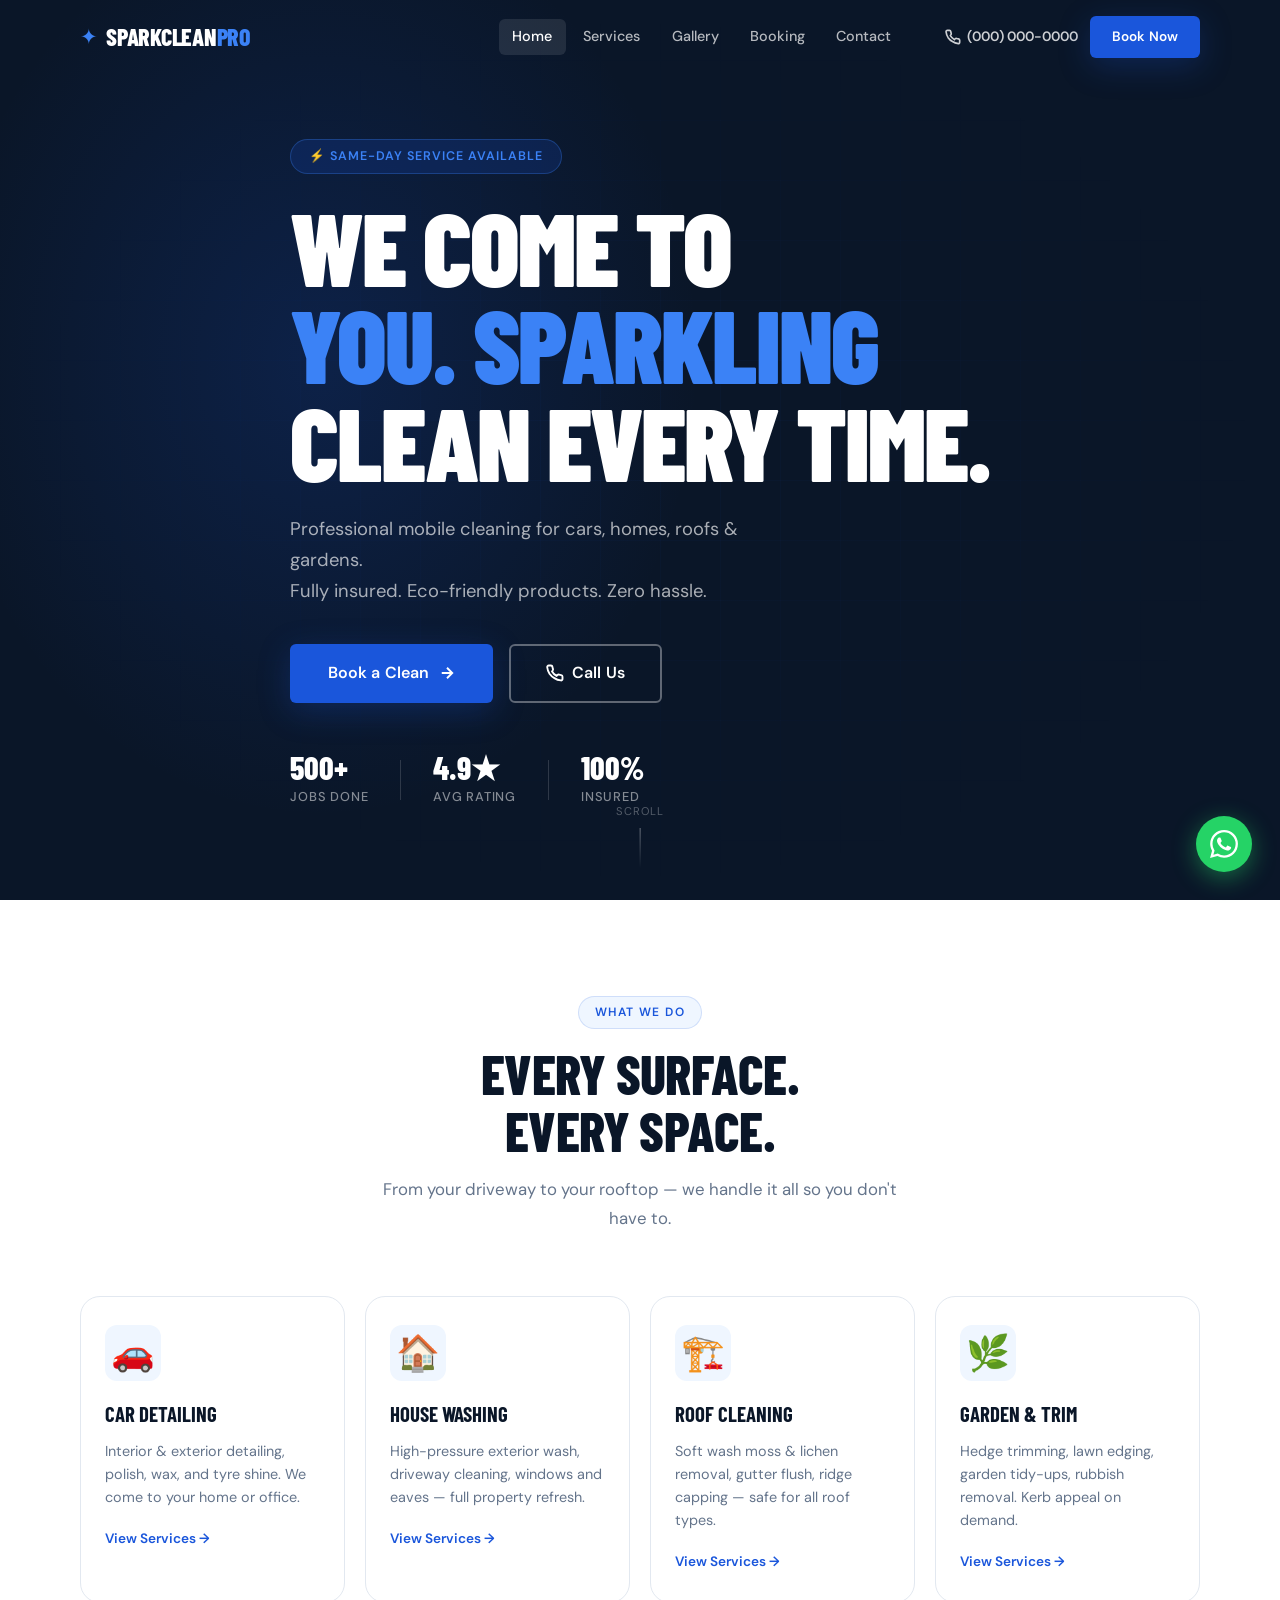
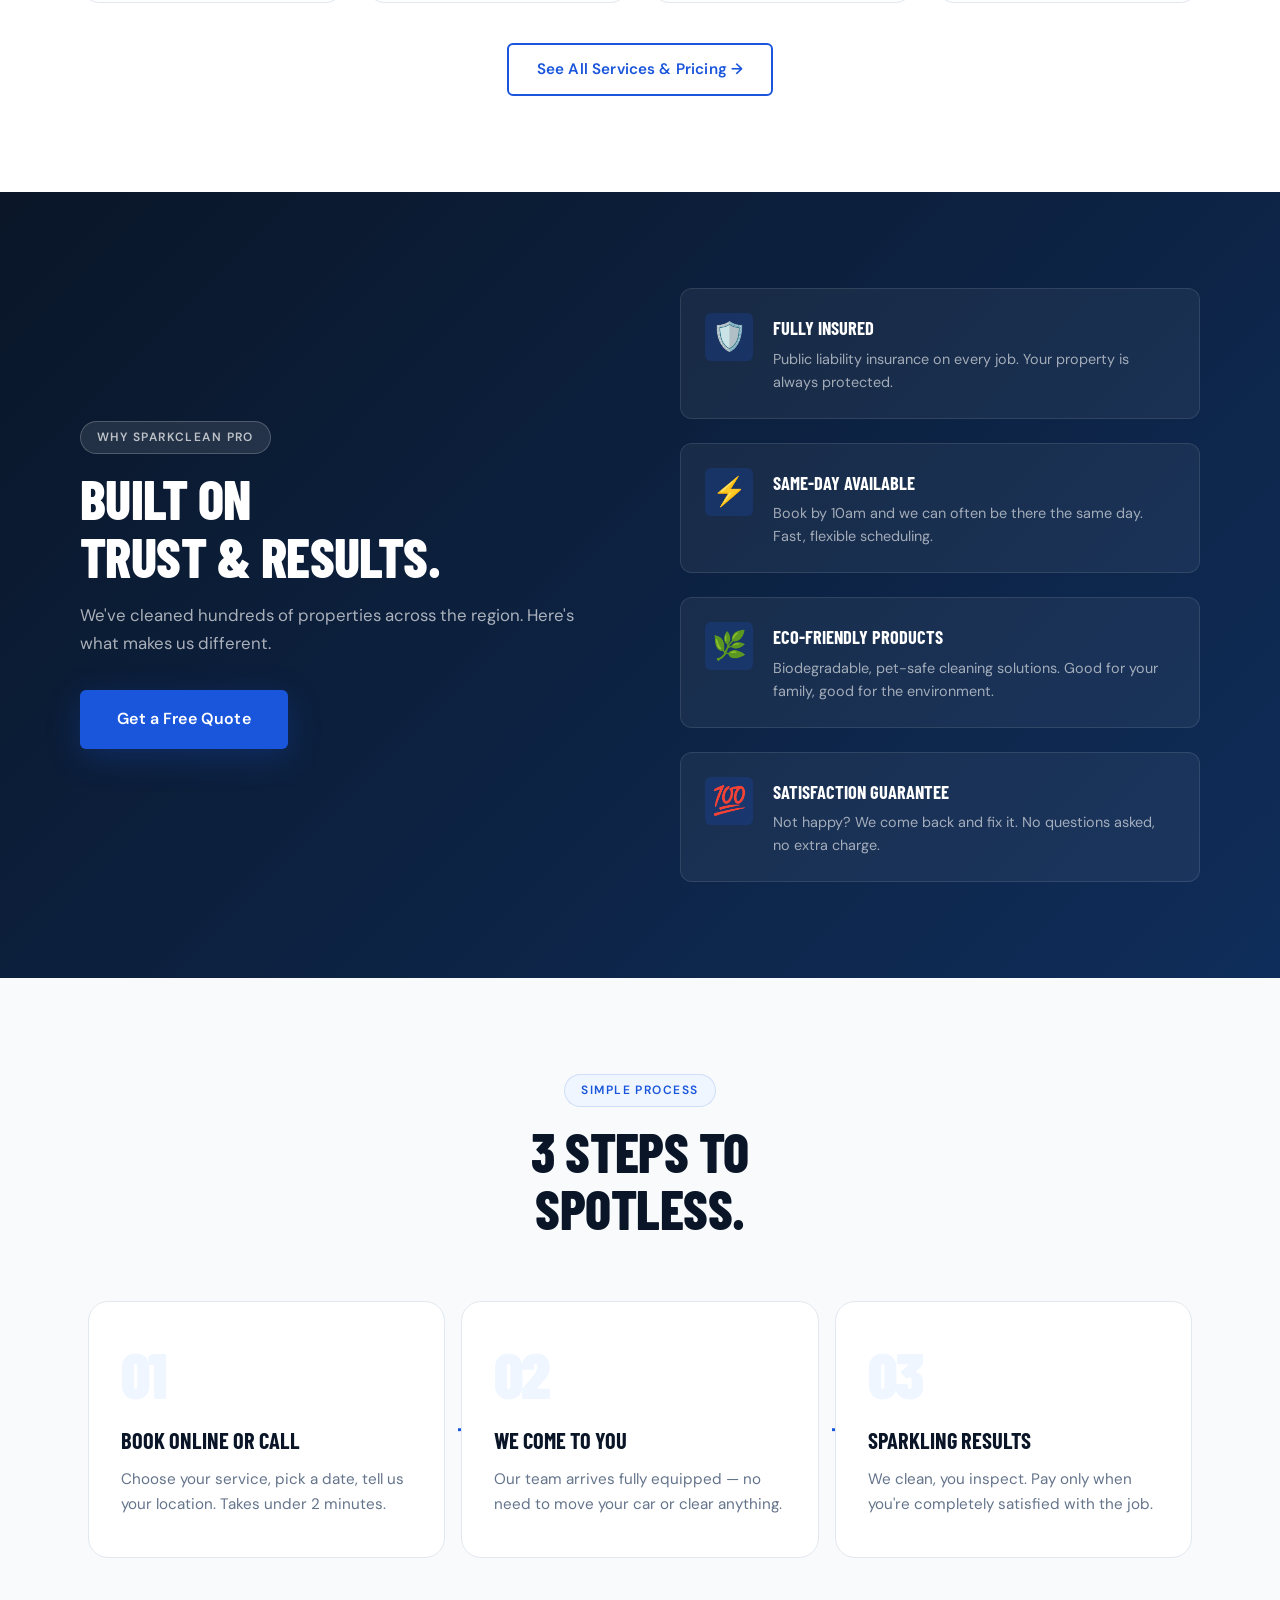
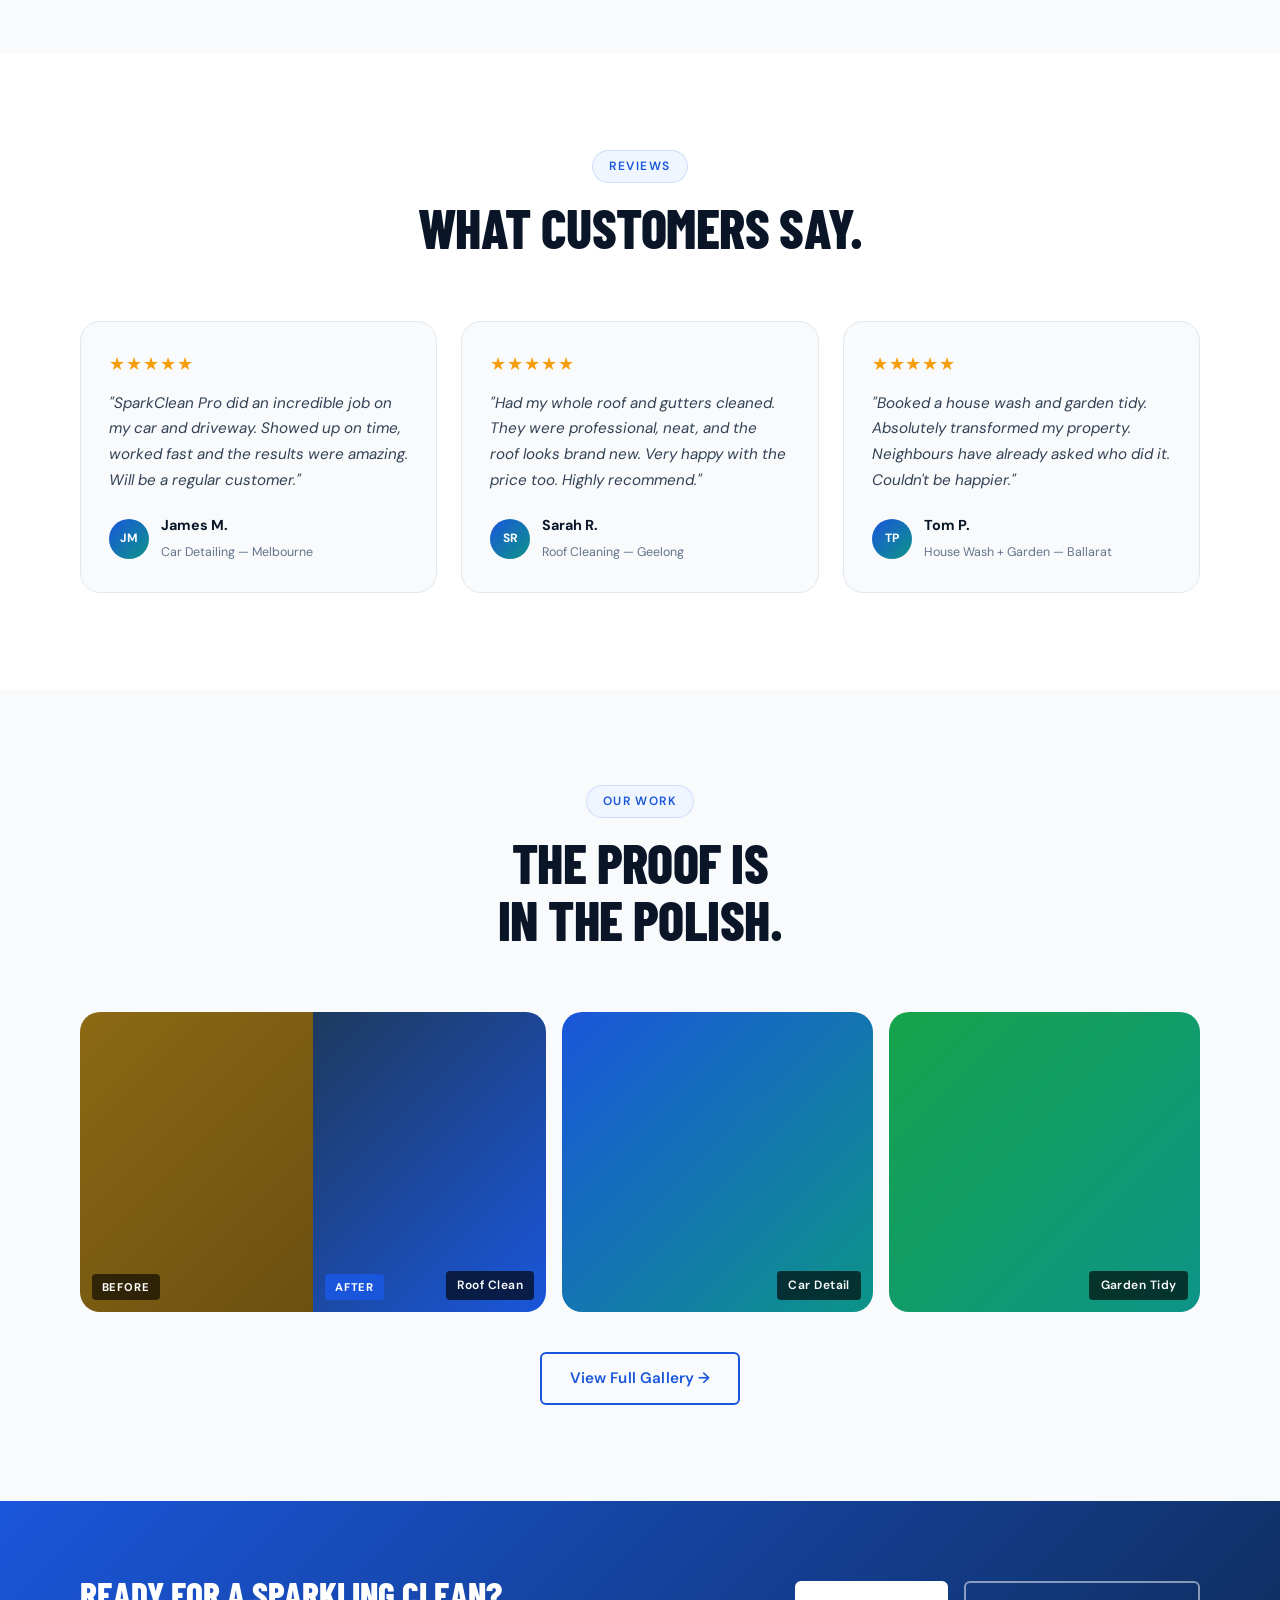
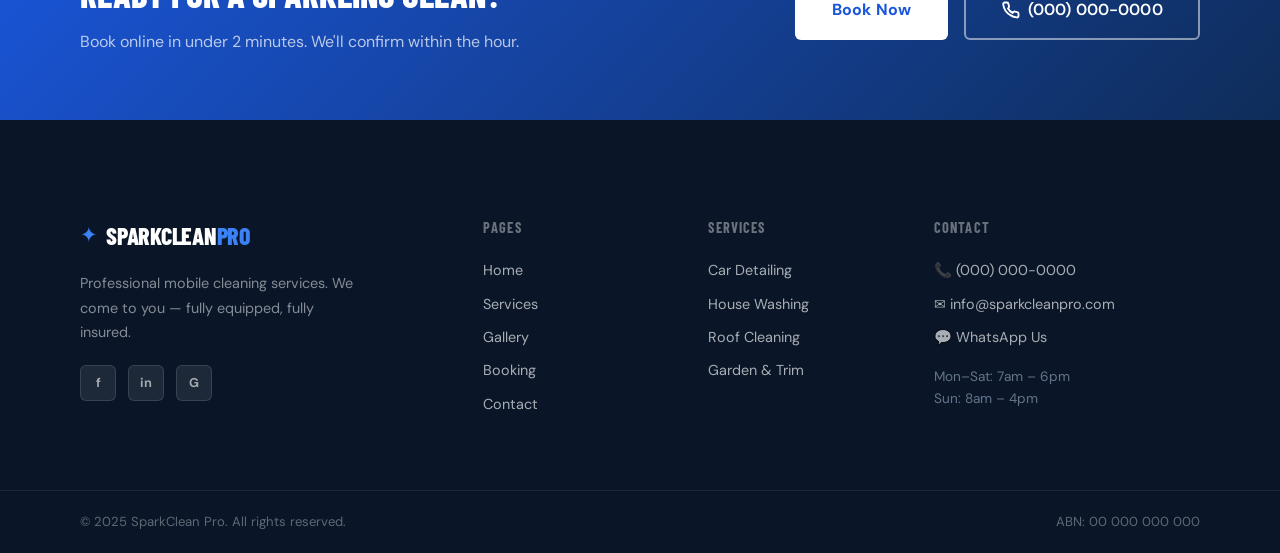
<file: index.html>
<!DOCTYPE html>
<html lang="en">
<head>
  <meta charset="UTF-8" />
  <meta name="viewport" content="width=device-width, initial-scale=1.0" />
  <title>SparkClean Pro | Mobile Cleaning Services</title>
  <meta name="description" content="Professional mobile cleaning services for cars, homes, roofs & gardens. Fast, reliable, insured. Book online today." />
  <link rel="preconnect" href="https://fonts.googleapis.com" />
  <link rel="preconnect" href="https://fonts.gstatic.com" crossorigin />
  <link href="https://fonts.googleapis.com/css2?family=Barlow+Condensed:wght@400;600;700;800;900&family=DM+Sans:wght@300;400;500;600&display=swap" rel="stylesheet" />
  <link rel="stylesheet" href="assets/css/main.css" />
</head>
<body>

  <!-- ═══════════════════════════════ HEADER ═══════════════════════════════ -->
  <header class="site-header" id="site-header">
    <div class="header-inner container">
      <a href="index.html" class="logo">
        <span class="logo-icon">✦</span>
        <span class="logo-text">SparkClean<span class="logo-accent">Pro</span></span>
      </a>
      <nav class="nav-links" id="nav-links">
        <a href="index.html" class="nav-link active">Home</a>
        <a href="services.html" class="nav-link">Services</a>
        <a href="gallery.html" class="nav-link">Gallery</a>
        <a href="booking.html" class="nav-link">Booking</a>
        <a href="contact.html" class="nav-link">Contact</a>
      </nav>
      <div class="header-actions">
        <a href="tel:+10000000000" class="header-phone">
          <svg width="16" height="16" viewBox="0 0 24 24" fill="none" stroke="currentColor" stroke-width="2.5"><path d="M22 16.92v3a2 2 0 0 1-2.18 2 19.79 19.79 0 0 1-8.63-3.07A19.5 19.5 0 0 1 4.69 13a19.79 19.79 0 0 1-3.07-8.67A2 2 0 0 1 3.6 2h3a2 2 0 0 1 2 1.72 12.84 12.84 0 0 0 .7 2.81 2 2 0 0 1-.45 2.11L8.09 9.91a16 16 0 0 0 6 6l1.27-1.27a2 2 0 0 1 2.11-.45 12.84 12.84 0 0 0 2.81.7A2 2 0 0 1 22 16.92z"/></svg>
          (000) 000-0000
        </a>
        <a href="booking.html" class="btn btn-primary btn-sm">Book Now</a>
        <button class="nav-toggle" id="nav-toggle" aria-label="Toggle menu">
          <span></span><span></span><span></span>
        </button>
      </div>
    </div>
  </header>

  <!-- ═══════════════════════════════ HERO ═══════════════════════════════ -->
  <section class="hero">
    <div class="hero-bg">
      <div class="hero-grid"></div>
      <div class="hero-glow"></div>
    </div>
    <div class="container hero-content">
      <div class="hero-badge reveal">⚡ Same-Day Service Available</div>
      <h1 class="hero-title reveal reveal-delay-1">
        We Come To<br/>
        <span class="hero-title-accent">You. Sparkling</span><br/>
        Clean Every Time.
      </h1>
      <p class="hero-sub reveal reveal-delay-2">
        Professional mobile cleaning for cars, homes, roofs & gardens.<br/>
        Fully insured. Eco-friendly products. Zero hassle.
      </p>
      <div class="hero-actions reveal reveal-delay-3">
        <a href="booking.html" class="btn btn-primary btn-lg">
          Book a Clean
          <svg width="18" height="18" viewBox="0 0 24 24" fill="none" stroke="currentColor" stroke-width="2.5"><path d="M5 12h14M12 5l7 7-7 7"/></svg>
        </a>
        <a href="tel:+10000000000" class="btn btn-outline btn-lg">
          <svg width="18" height="18" viewBox="0 0 24 24" fill="none" stroke="currentColor" stroke-width="2.5"><path d="M22 16.92v3a2 2 0 0 1-2.18 2 19.79 19.79 0 0 1-8.63-3.07A19.5 19.5 0 0 1 4.69 13a19.79 19.79 0 0 1-3.07-8.67A2 2 0 0 1 3.6 2h3a2 2 0 0 1 2 1.72 12.84 12.84 0 0 0 .7 2.81 2 2 0 0 1-.45 2.11L8.09 9.91a16 16 0 0 0 6 6l1.27-1.27a2 2 0 0 1 2.11-.45 12.84 12.84 0 0 0 2.81.7A2 2 0 0 1 22 16.92z"/></svg>
          Call Us
        </a>
      </div>
      <div class="hero-stats reveal reveal-delay-4">
        <div class="stat"><span class="stat-num">500+</span><span class="stat-label">Jobs Done</span></div>
        <div class="stat-divider"></div>
        <div class="stat"><span class="stat-num">4.9★</span><span class="stat-label">Avg Rating</span></div>
        <div class="stat-divider"></div>
        <div class="stat"><span class="stat-num">100%</span><span class="stat-label">Insured</span></div>
      </div>
    </div>
    <div class="hero-scroll-indicator">
      <span>Scroll</span>
      <div class="scroll-line"></div>
    </div>
  </section>

  <!-- ══════════════════════════ SERVICES OVERVIEW ══════════════════════════ -->
  <section class="section services-overview">
    <div class="container">
      <div class="section-header">
        <span class="section-tag">What We Do</span>
        <h2 class="section-title">Every Surface.<br/>Every Space.</h2>
        <p class="section-sub">From your driveway to your rooftop — we handle it all so you don't have to.</p>
      </div>
      <div class="services-grid">
        <a href="services.html#cars" class="service-card reveal">
          <div class="service-card-icon" style="--icon-color: #1A56DB;">🚗</div>
          <h3>Car Detailing</h3>
          <p>Interior & exterior detailing, polish, wax, and tyre shine. We come to your home or office.</p>
          <span class="service-card-link">View Services →</span>
        </a>
        <a href="services.html#homes" class="service-card reveal reveal-delay-1">
          <div class="service-card-icon" style="--icon-color: #0D9488;">🏠</div>
          <h3>House Washing</h3>
          <p>High-pressure exterior wash, driveway cleaning, windows and eaves — full property refresh.</p>
          <span class="service-card-link">View Services →</span>
        </a>
        <a href="services.html#roofs" class="service-card reveal reveal-delay-2">
          <div class="service-card-icon" style="--icon-color: #EA580C;">🏗️</div>
          <h3>Roof Cleaning</h3>
          <p>Soft wash moss & lichen removal, gutter flush, ridge capping — safe for all roof types.</p>
          <span class="service-card-link">View Services →</span>
        </a>
        <a href="services.html#gardens" class="service-card reveal reveal-delay-3">
          <div class="service-card-icon" style="--icon-color: #16A34A;">🌿</div>
          <h3>Garden & Trim</h3>
          <p>Hedge trimming, lawn edging, garden tidy-ups, rubbish removal. Kerb appeal on demand.</p>
          <span class="service-card-link">View Services →</span>
        </a>
      </div>
      <div class="services-cta">
        <a href="services.html" class="btn btn-secondary">See All Services & Pricing →</a>
      </div>
    </div>
  </section>

  <!-- ══════════════════════════ WHY CHOOSE US ══════════════════════════ -->
  <section class="section why-us">
    <div class="why-us-bg"></div>
    <div class="container">
      <div class="why-us-inner">
        <div class="why-us-left reveal">
          <span class="section-tag light">Why SparkClean Pro</span>
          <h2 class="section-title light">Built on<br/>Trust & Results.</h2>
          <p class="section-sub light">We've cleaned hundreds of properties across the region. Here's what makes us different.</p>
          <a href="booking.html" class="btn btn-primary btn-lg" style="margin-top:2rem;">Get a Free Quote</a>
        </div>
        <div class="why-us-right">
          <div class="trust-item reveal reveal-delay-1">
            <div class="trust-icon">🛡️</div>
            <div>
              <h4>Fully Insured</h4>
              <p>Public liability insurance on every job. Your property is always protected.</p>
            </div>
          </div>
          <div class="trust-item reveal reveal-delay-2">
            <div class="trust-icon">⚡</div>
            <div>
              <h4>Same-Day Available</h4>
              <p>Book by 10am and we can often be there the same day. Fast, flexible scheduling.</p>
            </div>
          </div>
          <div class="trust-item reveal reveal-delay-3">
            <div class="trust-icon">🌿</div>
            <div>
              <h4>Eco-Friendly Products</h4>
              <p>Biodegradable, pet-safe cleaning solutions. Good for your family, good for the environment.</p>
            </div>
          </div>
          <div class="trust-item reveal reveal-delay-4">
            <div class="trust-icon">💯</div>
            <div>
              <h4>Satisfaction Guarantee</h4>
              <p>Not happy? We come back and fix it. No questions asked, no extra charge.</p>
            </div>
          </div>
        </div>
      </div>
    </div>
  </section>

  <!-- ═══════════════════════════ HOW IT WORKS ═══════════════════════════ -->
  <section class="section how-it-works">
    <div class="container">
      <div class="section-header">
        <span class="section-tag">Simple Process</span>
        <h2 class="section-title">3 Steps to<br/>Spotless.</h2>
      </div>
      <div class="steps-grid">
        <div class="step reveal">
          <div class="step-number">01</div>
          <div class="step-content">
            <h3>Book Online or Call</h3>
            <p>Choose your service, pick a date, tell us your location. Takes under 2 minutes.</p>
          </div>
          <div class="step-arrow">→</div>
        </div>
        <div class="step reveal reveal-delay-1">
          <div class="step-number">02</div>
          <div class="step-content">
            <h3>We Come To You</h3>
            <p>Our team arrives fully equipped — no need to move your car or clear anything.</p>
          </div>
          <div class="step-arrow">→</div>
        </div>
        <div class="step reveal reveal-delay-2">
          <div class="step-number">03</div>
          <div class="step-content">
            <h3>Sparkling Results</h3>
            <p>We clean, you inspect. Pay only when you're completely satisfied with the job.</p>
          </div>
          <div class="step-arrow" style="opacity:0;">→</div>
        </div>
      </div>
    </div>
  </section>

  <!-- ════════════════════════════ TESTIMONIALS ════════════════════════════ -->
  <section class="section testimonials">
    <div class="container">
      <div class="section-header">
        <span class="section-tag">Reviews</span>
        <h2 class="section-title">What Customers Say.</h2>
      </div>
      <div class="reviews-grid">
        <div class="review-card reveal">
          <div class="review-stars">★★★★★</div>
          <p>"SparkClean Pro did an incredible job on my car and driveway. Showed up on time, worked fast and the results were amazing. Will be a regular customer."</p>
          <div class="reviewer">
            <div class="reviewer-avatar">JM</div>
            <div>
              <strong>James M.</strong>
              <span>Car Detailing — Melbourne</span>
            </div>
          </div>
        </div>
        <div class="review-card reveal reveal-delay-1">
          <div class="review-stars">★★★★★</div>
          <p>"Had my whole roof and gutters cleaned. They were professional, neat, and the roof looks brand new. Very happy with the price too. Highly recommend."</p>
          <div class="reviewer">
            <div class="reviewer-avatar">SR</div>
            <div>
              <strong>Sarah R.</strong>
              <span>Roof Cleaning — Geelong</span>
            </div>
          </div>
        </div>
        <div class="review-card reveal reveal-delay-2">
          <div class="review-stars">★★★★★</div>
          <p>"Booked a house wash and garden tidy. Absolutely transformed my property. Neighbours have already asked who did it. Couldn't be happier."</p>
          <div class="reviewer">
            <div class="reviewer-avatar">TP</div>
            <div>
              <strong>Tom P.</strong>
              <span>House Wash + Garden — Ballarat</span>
            </div>
          </div>
        </div>
      </div>
    </div>
  </section>

  <!-- ════════════════════════════ GALLERY TEASER ════════════════════════════ -->
  <section class="section gallery-teaser">
    <div class="container">
      <div class="section-header">
        <span class="section-tag">Our Work</span>
        <h2 class="section-title">The Proof Is<br/>In the Polish.</h2>
      </div>
      <div class="gallery-preview-grid">
        <div class="gallery-preview-item large reveal">
          <div class="gallery-before-after">
            <div class="gallery-label before">Before</div>
            <div class="gallery-img-placeholder" style="background: linear-gradient(135deg, #8B6914 0%, #6B5010 100%);"></div>
          </div>
          <div class="gallery-before-after after-side">
            <div class="gallery-label after">After</div>
            <div class="gallery-img-placeholder" style="background: linear-gradient(135deg, #1E3A5F 0%, #1A56DB 100%);"></div>
          </div>
          <span class="gallery-tag">Roof Clean</span>
        </div>
        <div class="gallery-preview-item reveal reveal-delay-1">
          <div class="gallery-img-placeholder" style="background: linear-gradient(135deg, #1A56DB 0%, #0D9488 100%);"></div>
          <span class="gallery-tag">Car Detail</span>
        </div>
        <div class="gallery-preview-item reveal reveal-delay-2">
          <div class="gallery-img-placeholder" style="background: linear-gradient(135deg, #16A34A 0%, #0D9488 100%);"></div>
          <span class="gallery-tag">Garden Tidy</span>
        </div>
      </div>
      <div class="gallery-cta">
        <a href="gallery.html" class="btn btn-secondary">View Full Gallery →</a>
      </div>
    </div>
  </section>

  <!-- ═══════════════════════════════ CTA STRIP ═══════════════════════════ -->
  <section class="cta-strip">
    <div class="container cta-strip-inner">
      <div class="reveal">
        <h2>Ready for a Sparkling Clean?</h2>
        <p>Book online in under 2 minutes. We'll confirm within the hour.</p>
      </div>
      <div class="cta-strip-actions reveal reveal-delay-1">
        <a href="booking.html" class="btn btn-white btn-lg">Book Now</a>
        <a href="tel:+10000000000" class="btn btn-outline-white btn-lg">
          <svg width="18" height="18" viewBox="0 0 24 24" fill="none" stroke="currentColor" stroke-width="2.5"><path d="M22 16.92v3a2 2 0 0 1-2.18 2 19.79 19.79 0 0 1-8.63-3.07A19.5 19.5 0 0 1 4.69 13a19.79 19.79 0 0 1-3.07-8.67A2 2 0 0 1 3.6 2h3a2 2 0 0 1 2 1.72 12.84 12.84 0 0 0 .7 2.81 2 2 0 0 1-.45 2.11L8.09 9.91a16 16 0 0 0 6 6l1.27-1.27a2 2 0 0 1 2.11-.45 12.84 12.84 0 0 0 2.81.7A2 2 0 0 1 22 16.92z"/></svg>
          (000) 000-0000
        </a>
      </div>
    </div>
  </section>

  <!-- ═══════════════════════════════ FOOTER ═══════════════════════════════ -->
  <footer class="site-footer">
    <div class="container footer-inner">
      <div class="footer-brand">
        <a href="index.html" class="logo">
          <span class="logo-icon">✦</span>
          <span class="logo-text">SparkClean<span class="logo-accent">Pro</span></span>
        </a>
        <p>Professional mobile cleaning services. We come to you — fully equipped, fully insured.</p>
        <div class="footer-socials">
          <a href="#" aria-label="Facebook" class="social-link">f</a>
          <a href="#" aria-label="Instagram" class="social-link">in</a>
          <a href="#" aria-label="Google" class="social-link">G</a>
        </div>
      </div>
      <div class="footer-links">
        <h5>Pages</h5>
        <a href="index.html">Home</a>
        <a href="services.html">Services</a>
        <a href="gallery.html">Gallery</a>
        <a href="booking.html">Booking</a>
        <a href="contact.html">Contact</a>
      </div>
      <div class="footer-links">
        <h5>Services</h5>
        <a href="services.html#cars">Car Detailing</a>
        <a href="services.html#homes">House Washing</a>
        <a href="services.html#roofs">Roof Cleaning</a>
        <a href="services.html#gardens">Garden & Trim</a>
      </div>
      <div class="footer-contact">
        <h5>Contact</h5>
        <a href="tel:+10000000000">📞 (000) 000-0000</a>
        <a href="mailto:info@sparkcleanpro.com">✉ info@sparkcleanpro.com</a>
        <a href="https://wa.me/10000000000" target="_blank">💬 WhatsApp Us</a>
        <p style="margin-top:1rem; font-size:0.85rem; color: var(--text-muted);">Mon–Sat: 7am – 6pm<br/>Sun: 8am – 4pm</p>
      </div>
    </div>
    <div class="footer-bottom">
      <div class="container">
        <span>© 2025 SparkClean Pro. All rights reserved.</span>
        <span>ABN: 00 000 000 000</span>
      </div>
    </div>
  </footer>

  <!-- WhatsApp Float -->
  <a href="https://wa.me/10000000000?text=Hi%2C%20I%27d%20like%20a%20quote%20for%20a%20clean%21" class="whatsapp-float" target="_blank" aria-label="Chat on WhatsApp">
    <svg viewBox="0 0 24 24" width="28" height="28" fill="currentColor"><path d="M17.472 14.382c-.297-.149-1.758-.867-2.03-.967-.273-.099-.471-.148-.67.15-.197.297-.767.966-.94 1.164-.173.199-.347.223-.644.075-.297-.15-1.255-.463-2.39-1.475-.883-.788-1.48-1.761-1.653-2.059-.173-.297-.018-.458.13-.606.134-.133.298-.347.446-.52.149-.174.198-.298.298-.497.099-.198.05-.371-.025-.52-.075-.149-.669-1.612-.916-2.207-.242-.579-.487-.5-.669-.51-.173-.008-.371-.01-.57-.01-.198 0-.52.074-.792.372-.272.297-1.04 1.016-1.04 2.479 0 1.462 1.065 2.875 1.213 3.074.149.198 2.096 3.2 5.077 4.487.709.306 1.262.489 1.694.625.712.227 1.36.195 1.871.118.571-.085 1.758-.719 2.006-1.413.248-.694.248-1.289.173-1.413-.074-.124-.272-.198-.57-.347m-5.421 7.403h-.004a9.87 9.87 0 0 1-5.031-1.378l-.361-.214-3.741.982.998-3.648-.235-.374a9.86 9.86 0 0 1-1.51-5.26c.001-5.45 4.436-9.884 9.888-9.884 2.64 0 5.122 1.03 6.988 2.898a9.825 9.825 0 0 1 2.893 6.994c-.003 5.45-4.437 9.884-9.885 9.884m8.413-18.297A11.815 11.815 0 0 0 12.05 0C5.495 0 .16 5.335.157 11.892c0 2.096.547 4.142 1.588 5.945L.057 24l6.305-1.654a11.882 11.882 0 0 0 5.683 1.448h.005c6.554 0 11.89-5.335 11.893-11.893a11.821 11.821 0 0 0-3.48-8.413z"/></svg>
  </a>

  <script src="assets/js/main.js"></script>
</body>
</html>
</file>
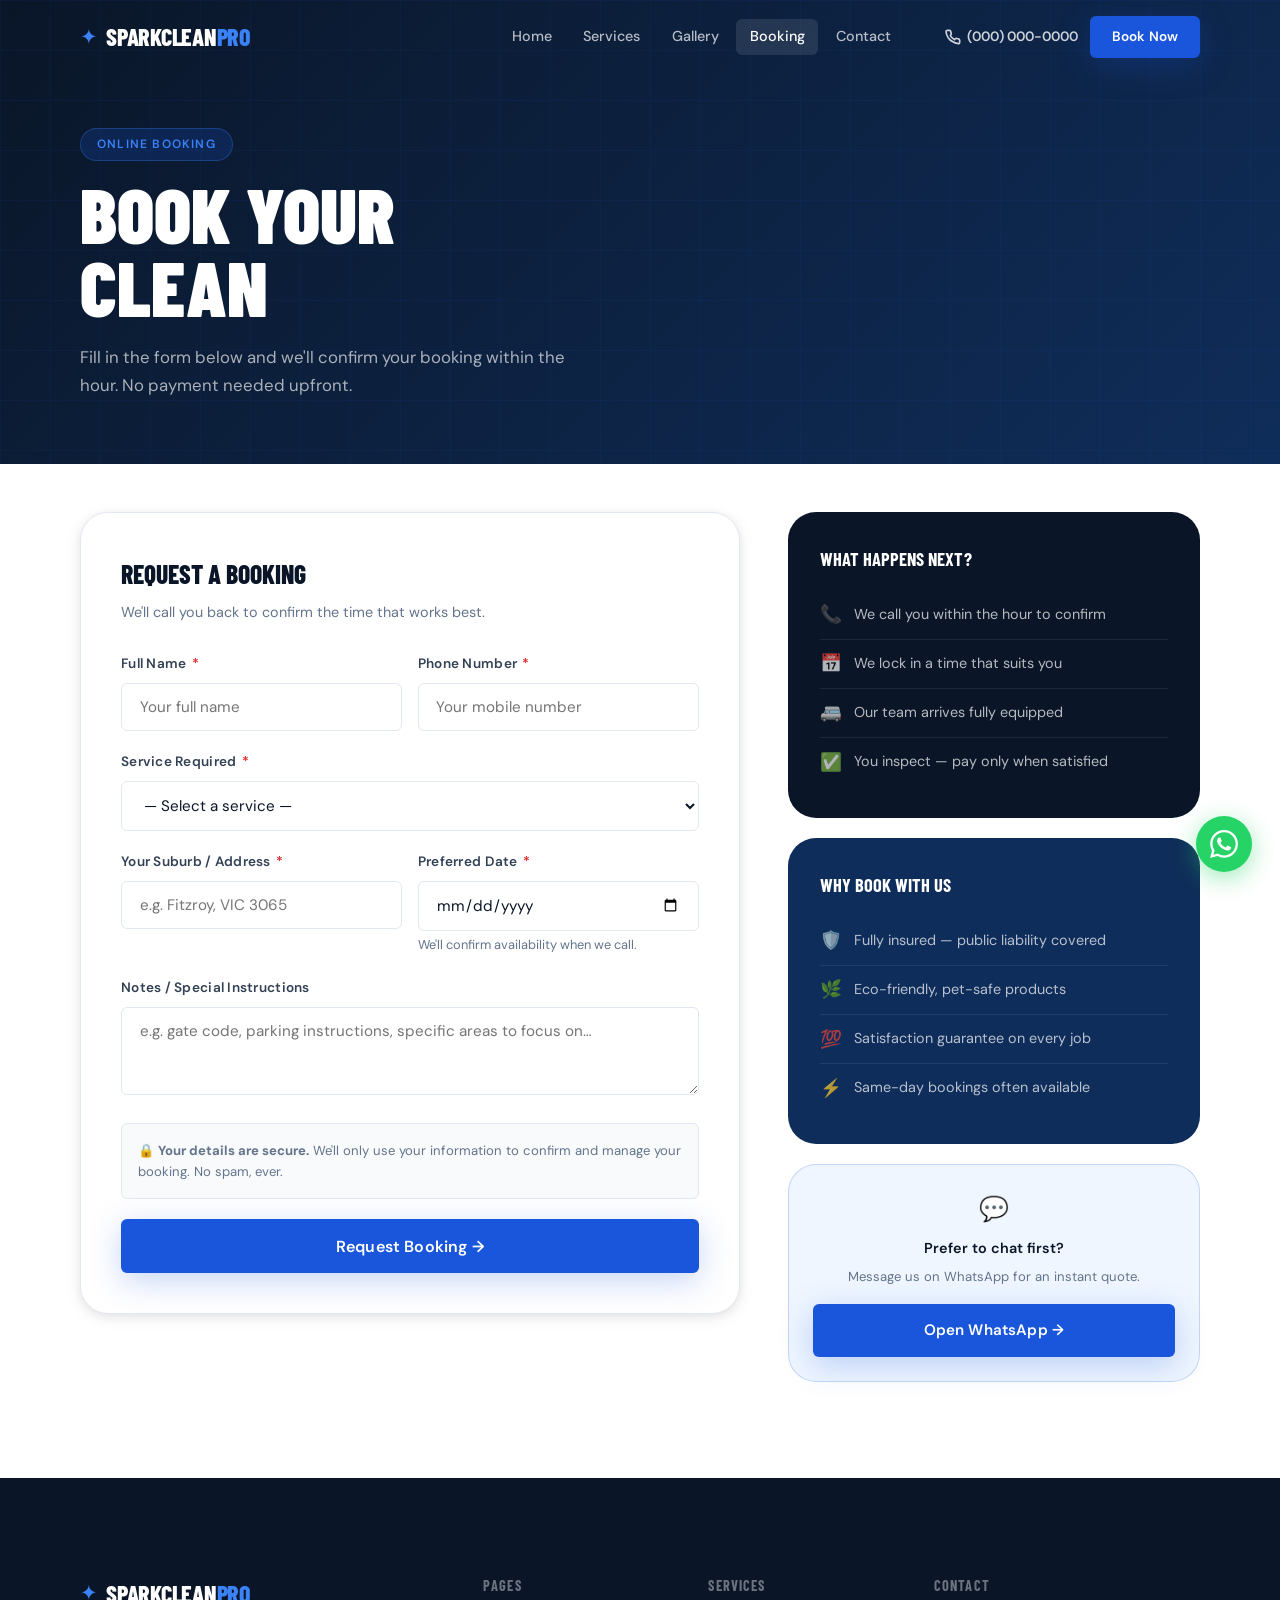
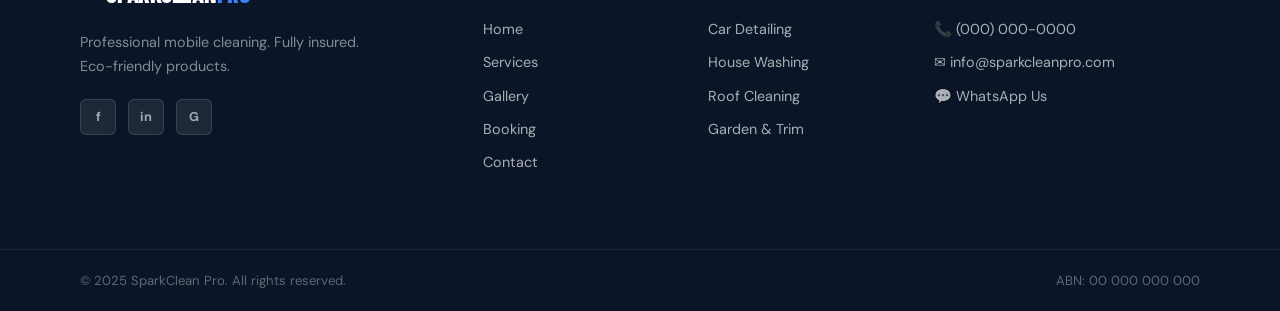
<file: booking.html>
<!DOCTYPE html>
<html lang="en">
<head>
  <meta charset="UTF-8" />
  <meta name="viewport" content="width=device-width, initial-scale=1.0" />
  <title>Book a Clean | SparkClean Pro</title>
  <meta name="description" content="Book your cleaning service online. Cars, homes, roofs, and gardens. Fast confirmation, flexible scheduling." />
  <link rel="preconnect" href="https://fonts.googleapis.com" />
  <link rel="preconnect" href="https://fonts.gstatic.com" crossorigin />
  <link href="https://fonts.googleapis.com/css2?family=Barlow+Condensed:wght@400;600;700;800;900&family=DM+Sans:wght@300;400;500;600&display=swap" rel="stylesheet" />
  <link rel="stylesheet" href="assets/css/main.css" />
</head>
<body>

  <header class="site-header scrolled" id="site-header">
    <div class="header-inner container">
      <a href="index.html" class="logo"><span class="logo-icon">✦</span><span class="logo-text">SparkClean<span class="logo-accent">Pro</span></span></a>
      <nav class="nav-links" id="nav-links">
        <a href="index.html" class="nav-link">Home</a>
        <a href="services.html" class="nav-link">Services</a>
        <a href="gallery.html" class="nav-link">Gallery</a>
        <a href="booking.html" class="nav-link active">Booking</a>
        <a href="contact.html" class="nav-link">Contact</a>
      </nav>
      <div class="header-actions">
        <a href="tel:+10000000000" class="header-phone">
          <svg width="16" height="16" viewBox="0 0 24 24" fill="none" stroke="currentColor" stroke-width="2.5"><path d="M22 16.92v3a2 2 0 0 1-2.18 2 19.79 19.79 0 0 1-8.63-3.07A19.5 19.5 0 0 1 4.69 13a19.79 19.79 0 0 1-3.07-8.67A2 2 0 0 1 3.6 2h3a2 2 0 0 1 2 1.72 12.84 12.84 0 0 0 .7 2.81 2 2 0 0 1-.45 2.11L8.09 9.91a16 16 0 0 0 6 6l1.27-1.27a2 2 0 0 1 2.11-.45 12.84 12.84 0 0 0 2.81.7A2 2 0 0 1 22 16.92z"/></svg>
          (000) 000-0000
        </a>
        <a href="booking.html" class="btn btn-primary btn-sm">Book Now</a>
        <button class="nav-toggle" id="nav-toggle" aria-label="Toggle menu"><span></span><span></span><span></span></button>
      </div>
    </div>
  </header>

  <section class="page-hero">
    <div class="container">
      <span class="page-hero-tag">Online Booking</span>
      <h1>Book Your<br/>Clean</h1>
      <p>Fill in the form below and we'll confirm your booking within the hour. No payment needed upfront.</p>
    </div>
  </section>

  <section class="section" style="padding-top: 3rem;">
    <div class="container">
      <div class="booking-layout">

        <!-- ─── FORM ─── -->
        <div>
          <form class="form-card" id="booking-form" novalidate>
            <h3>Request a Booking</h3>
            <p>We'll call you back to confirm the time that works best.</p>

            <div class="alert alert-success" id="booking-success">
              <div>
                <strong>✅ Booking Request Received!</strong><br/>
                Thanks — we'll call you within the hour to confirm your booking. Check your phone!
              </div>
            </div>
            <div class="alert alert-error" id="booking-error">
              <div>
                <strong>Something went wrong.</strong><br/>
                Please try again, or call us directly at <a href="tel:+10000000000" style="font-weight:700;">(000) 000-0000</a>.
              </div>
            </div>

            <div class="form-row">
              <div class="form-group">
                <label for="b-name">Full Name <span class="required">*</span></label>
                <input type="text" id="b-name" class="form-control" placeholder="Your full name" autocomplete="name" />
                <span class="form-error">Please enter your full name.</span>
              </div>
              <div class="form-group">
                <label for="b-phone">Phone Number <span class="required">*</span></label>
                <input type="tel" id="b-phone" class="form-control" placeholder="Your mobile number" autocomplete="tel" />
                <span class="form-error">Please enter a valid phone number.</span>
              </div>
            </div>

            <div class="form-group">
              <label for="b-service">Service Required <span class="required">*</span></label>
              <select id="b-service" class="form-control">
                <option value="">— Select a service —</option>
                <optgroup label="🚗 Car Detailing">
                  <option value="car-express">Car Express Wash (from $69)</option>
                  <option value="car-full">Car Full Detail (from $149)</option>
                  <option value="car-premium">Car Premium Package (from $299)</option>
                </optgroup>
                <optgroup label="🏠 House Washing">
                  <option value="house-driveway">Driveway Clean (from $99)</option>
                  <option value="house-full">Full House Wash (from $249)</option>
                  <option value="house-makeover">Property Makeover (from $399)</option>
                </optgroup>
                <optgroup label="🏗️ Roof Cleaning">
                  <option value="roof-moss">Moss Treatment (from $199)</option>
                  <option value="roof-full">Full Roof Clean (from $349)</option>
                  <option value="roof-restore">Roof Restore (POA)</option>
                </optgroup>
                <optgroup label="🌿 Garden & Trim">
                  <option value="garden-tidy">Garden Tidy (from $89)</option>
                  <option value="garden-full">Full Garden Service (from $189)</option>
                  <option value="garden-seasonal">Seasonal Overhaul (from $349)</option>
                </optgroup>
              </select>
              <span class="form-error">Please select a service.</span>
            </div>

            <div class="form-row">
              <div class="form-group">
                <label for="b-location">Your Suburb / Address <span class="required">*</span></label>
                <input type="text" id="b-location" class="form-control" placeholder="e.g. Fitzroy, VIC 3065" autocomplete="address-level2" />
                <span class="form-error">Please enter your suburb or address.</span>
              </div>
              <div class="form-group">
                <label for="b-date">Preferred Date <span class="required">*</span></label>
                <input type="date" id="b-date" class="form-control" />
                <span class="form-error">Please select a date.</span>
                <span class="form-hint">We'll confirm availability when we call.</span>
              </div>
            </div>

            <div class="form-group">
              <label for="b-notes">Notes / Special Instructions</label>
              <textarea id="b-notes" class="form-control" rows="3" placeholder="e.g. gate code, parking instructions, specific areas to focus on…"></textarea>
            </div>

            <div style="font-size:0.82rem; color:var(--text-muted); margin-bottom:1.25rem; line-height:1.6; padding:1rem; background:var(--gray-50); border-radius:var(--radius-sm); border:1px solid var(--border);">
              🔒 <strong>Your details are secure.</strong> We'll only use your information to confirm and manage your booking. No spam, ever.
            </div>

            <button type="submit" class="btn btn-primary btn-lg" style="width:100%; justify-content:center;">
              Request Booking →
            </button>
          </form>
        </div>

        <!-- ─── SIDEBAR ─── -->
        <div class="booking-sidebar">
          <div class="sidebar-card">
            <h4>What Happens Next?</h4>
            <div class="sidebar-feature"><span>📞</span> We call you within the hour to confirm</div>
            <div class="sidebar-feature"><span>📅</span> We lock in a time that suits you</div>
            <div class="sidebar-feature"><span>🚐</span> Our team arrives fully equipped</div>
            <div class="sidebar-feature"><span>✅</span> You inspect — pay only when satisfied</div>
          </div>

          <div class="sidebar-card" style="background: var(--navy-mid);">
            <h4>Why Book With Us</h4>
            <div class="sidebar-feature"><span>🛡️</span> Fully insured — public liability covered</div>
            <div class="sidebar-feature"><span>🌿</span> Eco-friendly, pet-safe products</div>
            <div class="sidebar-feature"><span>💯</span> Satisfaction guarantee on every job</div>
            <div class="sidebar-feature"><span>⚡</span> Same-day bookings often available</div>
          </div>

          <div style="background: var(--blue-pale); border: 1.5px solid rgba(26,86,219,0.2); border-radius: var(--radius-xl); padding: 1.5rem; text-align:center;">
            <div style="font-size: 1.5rem; margin-bottom: 0.5rem;">💬</div>
            <p style="font-size: 0.9rem; font-weight: 600; color: var(--navy); margin-bottom: 0.35rem;">Prefer to chat first?</p>
            <p style="font-size: 0.82rem; color: var(--text-muted); margin-bottom: 1rem;">Message us on WhatsApp for an instant quote.</p>
            <a href="https://wa.me/10000000000?text=Hi%2C%20I%27d%20like%20a%20quote%21" target="_blank" class="btn btn-primary" style="width:100%; justify-content:center;">
              Open WhatsApp →
            </a>
          </div>
        </div>

      </div>
    </div>
  </section>

  <footer class="site-footer">
    <div class="container footer-inner">
      <div class="footer-brand">
        <a href="index.html" class="logo"><span class="logo-icon">✦</span><span class="logo-text">SparkClean<span class="logo-accent">Pro</span></span></a>
        <p>Professional mobile cleaning. Fully insured. Eco-friendly products.</p>
        <div class="footer-socials"><a href="#" class="social-link">f</a><a href="#" class="social-link">in</a><a href="#" class="social-link">G</a></div>
      </div>
      <div class="footer-links"><h5>Pages</h5><a href="index.html">Home</a><a href="services.html">Services</a><a href="gallery.html">Gallery</a><a href="booking.html">Booking</a><a href="contact.html">Contact</a></div>
      <div class="footer-links"><h5>Services</h5><a href="services.html#cars">Car Detailing</a><a href="services.html#homes">House Washing</a><a href="services.html#roofs">Roof Cleaning</a><a href="services.html#gardens">Garden & Trim</a></div>
      <div class="footer-contact"><h5>Contact</h5><a href="tel:+10000000000">📞 (000) 000-0000</a><a href="mailto:info@sparkcleanpro.com">✉ info@sparkcleanpro.com</a><a href="https://wa.me/10000000000" target="_blank">💬 WhatsApp Us</a></div>
    </div>
    <div class="footer-bottom"><div class="container"><span>© 2025 SparkClean Pro. All rights reserved.</span><span>ABN: 00 000 000 000</span></div></div>
  </footer>

  <a href="https://wa.me/10000000000?text=Hi%2C%20I%27d%20like%20a%20quote%21" class="whatsapp-float" target="_blank" aria-label="WhatsApp">
    <svg viewBox="0 0 24 24" width="28" height="28" fill="currentColor"><path d="M17.472 14.382c-.297-.149-1.758-.867-2.03-.967-.273-.099-.471-.148-.67.15-.197.297-.767.966-.94 1.164-.173.199-.347.223-.644.075-.297-.15-1.255-.463-2.39-1.475-.883-.788-1.48-1.761-1.653-2.059-.173-.297-.018-.458.13-.606.134-.133.298-.347.446-.52.149-.174.198-.298.298-.497.099-.198.05-.371-.025-.52-.075-.149-.669-1.612-.916-2.207-.242-.579-.487-.5-.669-.51-.173-.008-.371-.01-.57-.01-.198 0-.52.074-.792.372-.272.297-1.04 1.016-1.04 2.479 0 1.462 1.065 2.875 1.213 3.074.149.198 2.096 3.2 5.077 4.487.709.306 1.262.489 1.694.625.712.227 1.36.195 1.871.118.571-.085 1.758-.719 2.006-1.413.248-.694.248-1.289.173-1.413-.074-.124-.272-.198-.57-.347m-5.421 7.403h-.004a9.87 9.87 0 0 1-5.031-1.378l-.361-.214-3.741.982.998-3.648-.235-.374a9.86 9.86 0 0 1-1.51-5.26c.001-5.45 4.436-9.884 9.888-9.884 2.64 0 5.122 1.03 6.988 2.898a9.825 9.825 0 0 1 2.893 6.994c-.003 5.45-4.437 9.884-9.885 9.884m8.413-18.297A11.815 11.815 0 0 0 12.05 0C5.495 0 .16 5.335.157 11.892c0 2.096.547 4.142 1.588 5.945L.057 24l6.305-1.654a11.882 11.882 0 0 0 5.683 1.448h.005c6.554 0 11.89-5.335 11.893-11.893a11.821 11.821 0 0 0-3.48-8.413z"/></svg>
  </a>
  <button class="scroll-top" aria-label="Scroll to top">↑</button>
  <script src="assets/js/main.js"></script>
</body>
</html>
</file>
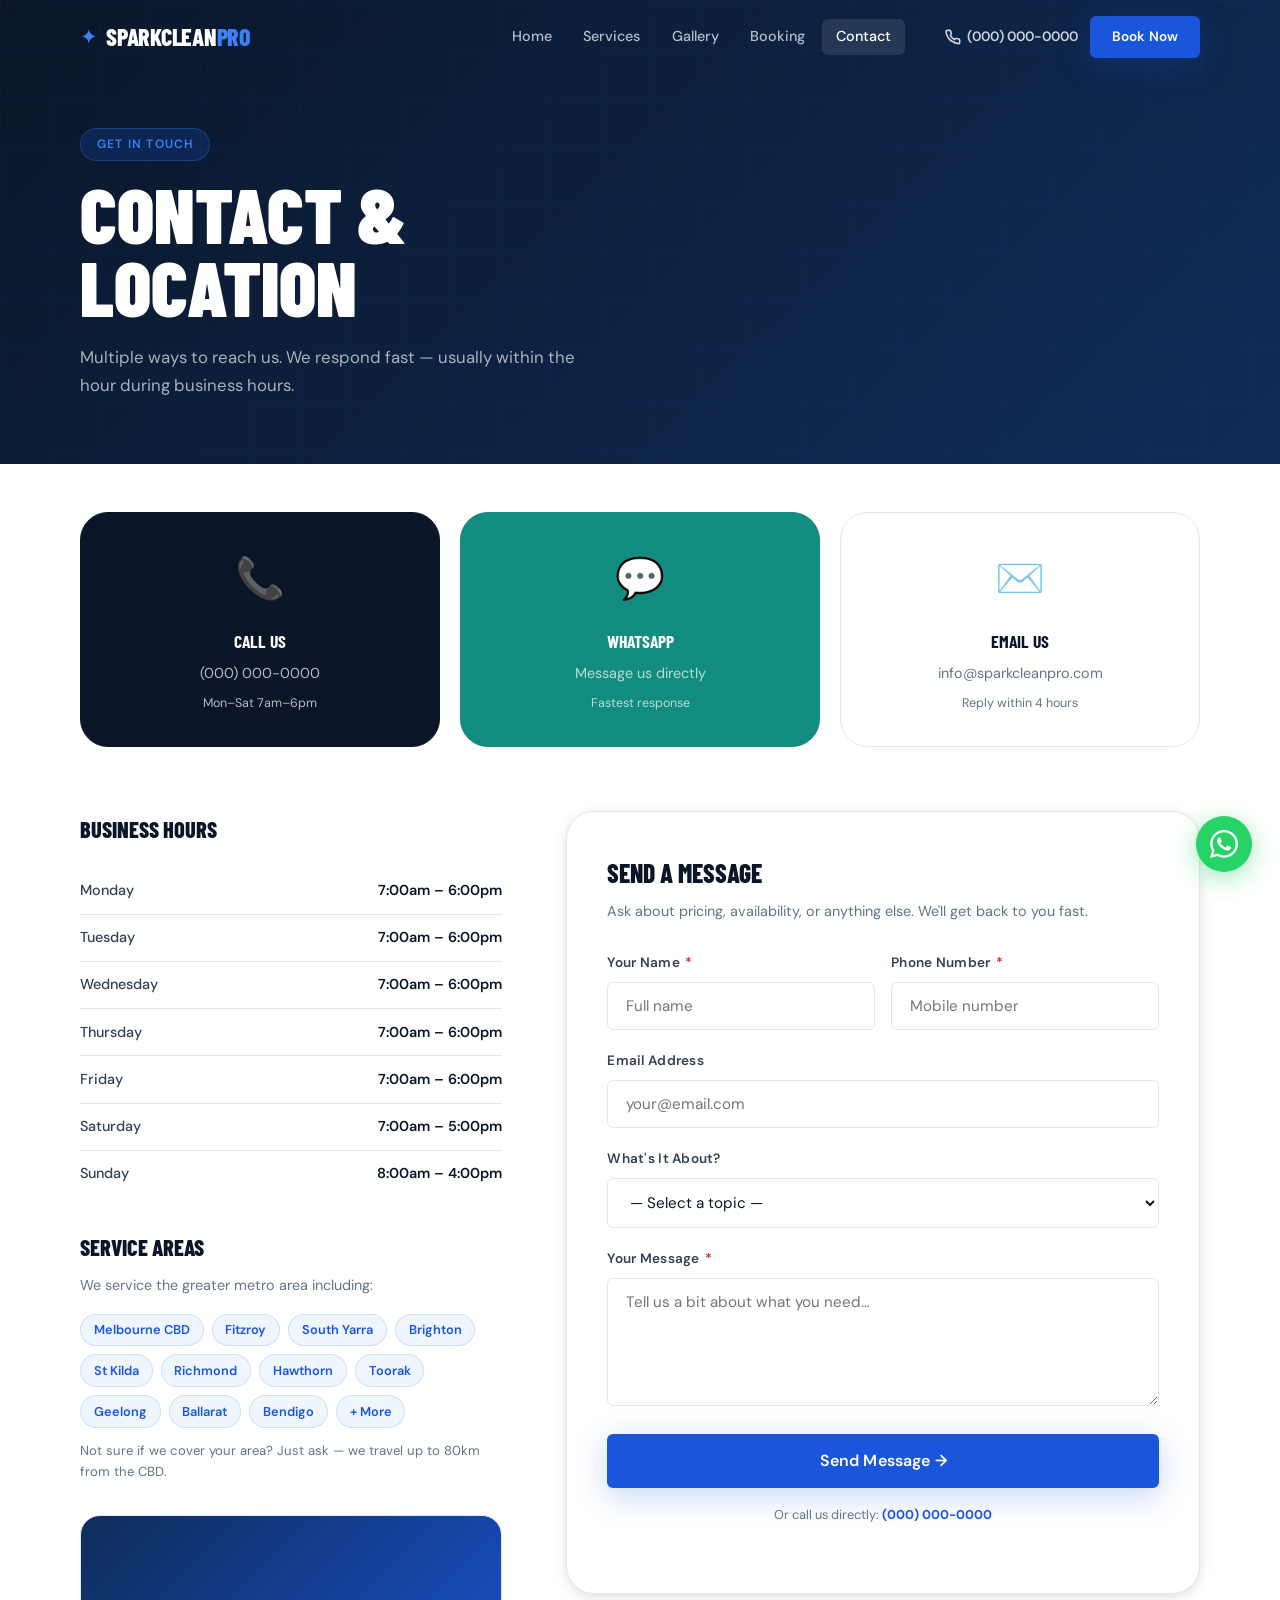
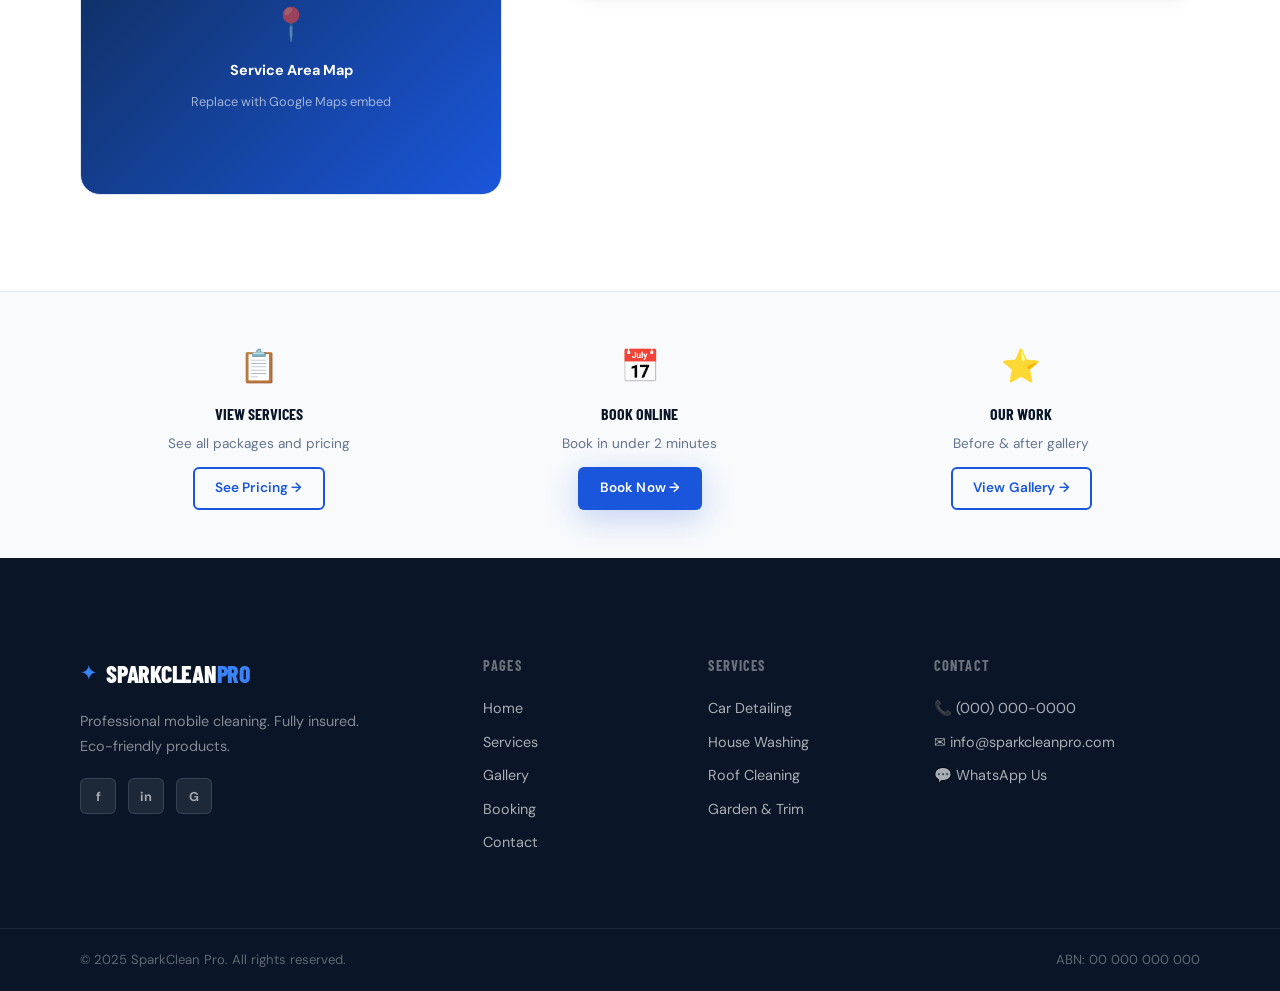
<file: contact.html>
<!DOCTYPE html>
<html lang="en">
<head>
  <meta charset="UTF-8" />
  <meta name="viewport" content="width=device-width, initial-scale=1.0" />
  <title>Contact Us | SparkClean Pro</title>
  <meta name="description" content="Get in touch with SparkClean Pro. Call, WhatsApp, or send a message. Fast response guaranteed." />
  <link rel="preconnect" href="https://fonts.googleapis.com" />
  <link rel="preconnect" href="https://fonts.gstatic.com" crossorigin />
  <link href="https://fonts.googleapis.com/css2?family=Barlow+Condensed:wght@400;600;700;800;900&family=DM+Sans:wght@300;400;500;600&display=swap" rel="stylesheet" />
  <link rel="stylesheet" href="assets/css/main.css" />
  <style>
    .contact-channels {
      display: grid;
      grid-template-columns: repeat(3, 1fr);
      gap: 1.25rem;
      margin-bottom: 4rem;
    }
    @media (max-width: 768px) { .contact-channels { grid-template-columns: 1fr; } }
    .channel-card {
      text-align: center;
      padding: 2rem 1.5rem;
      border-radius: var(--radius-xl);
      border: 1.5px solid var(--border);
      transition: all var(--transition);
      text-decoration: none;
      display: block;
    }
    .channel-card:hover { transform: translateY(-4px); box-shadow: var(--shadow-lg); }
    .channel-card.primary { background: var(--navy); border-color: var(--navy); }
    .channel-card.whatsapp { background: #128C7E; border-color: #128C7E; }
    .channel-card.email { background: var(--white); }
    .channel-icon { font-size: 2.5rem; margin-bottom: 1rem; display: block; }
    .channel-label {
      font-family: var(--font-display);
      font-size: 1.1rem;
      font-weight: 700;
      text-transform: uppercase;
      margin-bottom: 0.35rem;
    }
    .channel-card.primary .channel-label,
    .channel-card.whatsapp .channel-label { color: var(--white); }
    .channel-card.email .channel-label { color: var(--navy); }
    .channel-value { font-size: 0.9rem; }
    .channel-card.primary .channel-value,
    .channel-card.whatsapp .channel-value { color: rgba(255,255,255,0.7); }
    .channel-card.email .channel-value { color: var(--text-muted); }
    .hours-grid {
      display: grid;
      grid-template-columns: 1fr 1fr;
      gap: 0;
    }
    .hours-row {
      display: flex;
      justify-content: space-between;
      align-items: center;
      padding: 0.7rem 0;
      border-bottom: 1px solid var(--border);
      font-size: 0.9rem;
    }
    .hours-row:last-child { border-bottom: none; }
    .hours-row .day { color: var(--text-secondary); font-weight: 500; }
    .hours-row .time { font-weight: 600; color: var(--navy); }
    .hours-row .time.closed { color: var(--gray-400); }
    .map-placeholder {
      width: 100%;
      height: 280px;
      background: linear-gradient(135deg, #0F2D5A 0%, #1A56DB 100%);
      border-radius: var(--radius-lg);
      display: flex;
      flex-direction: column;
      align-items: center;
      justify-content: center;
      margin-top: 1.5rem;
      border: 1.5px solid var(--border);
      color: rgba(255,255,255,0.6);
      font-size: 0.9rem;
      gap: 0.5rem;
    }
    .map-placeholder span { font-size: 2rem; }
    .service-area-tags {
      display: flex;
      flex-wrap: wrap;
      gap: 0.5rem;
      margin-top: 1rem;
    }
    .area-tag {
      font-size: 0.8rem;
      font-weight: 600;
      padding: 0.3rem 0.8rem;
      background: var(--blue-pale);
      color: var(--blue);
      border-radius: 100px;
      border: 1px solid rgba(26,86,219,0.15);
    }
  </style>
</head>
<body>

  <header class="site-header scrolled" id="site-header">
    <div class="header-inner container">
      <a href="index.html" class="logo"><span class="logo-icon">✦</span><span class="logo-text">SparkClean<span class="logo-accent">Pro</span></span></a>
      <nav class="nav-links" id="nav-links">
        <a href="index.html" class="nav-link">Home</a>
        <a href="services.html" class="nav-link">Services</a>
        <a href="gallery.html" class="nav-link">Gallery</a>
        <a href="booking.html" class="nav-link">Booking</a>
        <a href="contact.html" class="nav-link active">Contact</a>
      </nav>
      <div class="header-actions">
        <a href="tel:+10000000000" class="header-phone">
          <svg width="16" height="16" viewBox="0 0 24 24" fill="none" stroke="currentColor" stroke-width="2.5"><path d="M22 16.92v3a2 2 0 0 1-2.18 2 19.79 19.79 0 0 1-8.63-3.07A19.5 19.5 0 0 1 4.69 13a19.79 19.79 0 0 1-3.07-8.67A2 2 0 0 1 3.6 2h3a2 2 0 0 1 2 1.72 12.84 12.84 0 0 0 .7 2.81 2 2 0 0 1-.45 2.11L8.09 9.91a16 16 0 0 0 6 6l1.27-1.27a2 2 0 0 1 2.11-.45 12.84 12.84 0 0 0 2.81.7A2 2 0 0 1 22 16.92z"/></svg>
          (000) 000-0000
        </a>
        <a href="booking.html" class="btn btn-primary btn-sm">Book Now</a>
        <button class="nav-toggle" id="nav-toggle" aria-label="Toggle menu"><span></span><span></span><span></span></button>
      </div>
    </div>
  </header>

  <section class="page-hero">
    <div class="container">
      <span class="page-hero-tag">Get In Touch</span>
      <h1>Contact &<br/>Location</h1>
      <p>Multiple ways to reach us. We respond fast — usually within the hour during business hours.</p>
    </div>
  </section>

  <section class="section" style="padding-top: 3rem;">
    <div class="container">

      <!-- QUICK CONTACT CHANNELS -->
      <div class="contact-channels">
        <a href="tel:+10000000000" class="channel-card primary reveal">
          <span class="channel-icon">📞</span>
          <div class="channel-label">Call Us</div>
          <div class="channel-value">(000) 000-0000</div>
          <div class="channel-value" style="margin-top:0.5rem; font-size:0.78rem;">Mon–Sat 7am–6pm</div>
        </a>
        <a href="https://wa.me/10000000000?text=Hi%2C%20I%27d%20like%20to%20get%20a%20quote%21" target="_blank" class="channel-card whatsapp reveal reveal-delay-1">
          <span class="channel-icon">💬</span>
          <div class="channel-label">WhatsApp</div>
          <div class="channel-value">Message us directly</div>
          <div class="channel-value" style="margin-top:0.5rem; font-size:0.78rem;">Fastest response</div>
        </a>
        <a href="mailto:info@sparkcleanpro.com" class="channel-card email reveal reveal-delay-2">
          <span class="channel-icon">✉️</span>
          <div class="channel-label">Email Us</div>
          <div class="channel-value">info@sparkcleanpro.com</div>
          <div class="channel-value" style="margin-top:0.5rem; font-size:0.78rem;">Reply within 4 hours</div>
        </a>
      </div>

      <!-- MAIN CONTACT LAYOUT -->
      <div class="contact-grid">

        <!-- Info Column -->
        <div>
          <!-- Business Hours -->
          <div style="margin-bottom: 2rem;">
            <h3 style="font-family:var(--font-display); font-size:1.4rem; font-weight:800; text-transform:uppercase; color:var(--navy); margin-bottom:1.25rem;">Business Hours</h3>
            <div>
              <div class="hours-row"><span class="day">Monday</span><span class="time">7:00am – 6:00pm</span></div>
              <div class="hours-row"><span class="day">Tuesday</span><span class="time">7:00am – 6:00pm</span></div>
              <div class="hours-row"><span class="day">Wednesday</span><span class="time">7:00am – 6:00pm</span></div>
              <div class="hours-row"><span class="day">Thursday</span><span class="time">7:00am – 6:00pm</span></div>
              <div class="hours-row"><span class="day">Friday</span><span class="time">7:00am – 6:00pm</span></div>
              <div class="hours-row"><span class="day">Saturday</span><span class="time">7:00am – 5:00pm</span></div>
              <div class="hours-row"><span class="day">Sunday</span><span class="time">8:00am – 4:00pm</span></div>
            </div>
          </div>

          <!-- Service Areas -->
          <div style="margin-bottom: 2rem;">
            <h3 style="font-family:var(--font-display); font-size:1.4rem; font-weight:800; text-transform:uppercase; color:var(--navy); margin-bottom:0.5rem;">Service Areas</h3>
            <p style="font-size:0.9rem; color:var(--text-muted); margin-bottom:1rem;">We service the greater metro area including:</p>
            <div class="service-area-tags">
              <span class="area-tag">Melbourne CBD</span>
              <span class="area-tag">Fitzroy</span>
              <span class="area-tag">South Yarra</span>
              <span class="area-tag">Brighton</span>
              <span class="area-tag">St Kilda</span>
              <span class="area-tag">Richmond</span>
              <span class="area-tag">Hawthorn</span>
              <span class="area-tag">Toorak</span>
              <span class="area-tag">Geelong</span>
              <span class="area-tag">Ballarat</span>
              <span class="area-tag">Bendigo</span>
              <span class="area-tag">+ More</span>
            </div>
            <p style="font-size:0.82rem; color:var(--text-muted); margin-top:0.75rem;">Not sure if we cover your area? Just ask — we travel up to 80km from the CBD.</p>
          </div>

          <!-- Map Placeholder -->
          <div class="map-placeholder">
            <span>📍</span>
            <strong style="color:white;">Service Area Map</strong>
            <span style="font-size:0.8rem;">Replace with Google Maps embed</span>
          </div>
        </div>

        <!-- Form Column -->
        <form class="form-card" id="contact-form" novalidate>
          <h3>Send a Message</h3>
          <p>Ask about pricing, availability, or anything else. We'll get back to you fast.</p>

          <div class="alert alert-success">
            <div><strong>✅ Message Sent!</strong><br/>Thanks for reaching out. We'll get back to you within a few hours.</div>
          </div>
          <div class="alert alert-error">
            <div><strong>Something went wrong.</strong><br/>Please call us at <a href="tel:+10000000000" style="font-weight:700;">(000) 000-0000</a> instead.</div>
          </div>

          <div class="form-row">
            <div class="form-group">
              <label for="c-name">Your Name <span class="required">*</span></label>
              <input type="text" id="c-name" class="form-control" placeholder="Full name" required />
            </div>
            <div class="form-group">
              <label for="c-phone">Phone Number <span class="required">*</span></label>
              <input type="tel" id="c-phone" class="form-control" placeholder="Mobile number" required />
            </div>
          </div>

          <div class="form-group">
            <label for="c-email">Email Address</label>
            <input type="email" id="c-email" class="form-control" placeholder="your@email.com" />
          </div>

          <div class="form-group">
            <label for="c-subject">What's It About?</label>
            <select id="c-subject" class="form-control">
              <option value="">— Select a topic —</option>
              <option>Pricing enquiry</option>
              <option>Availability check</option>
              <option>Custom / large job</option>
              <option>Feedback or complaint</option>
              <option>Something else</option>
            </select>
          </div>

          <div class="form-group">
            <label for="c-message">Your Message <span class="required">*</span></label>
            <textarea id="c-message" class="form-control" rows="5" placeholder="Tell us a bit about what you need…" required></textarea>
          </div>

          <button type="submit" class="btn btn-primary btn-lg" style="width:100%; justify-content:center;">
            Send Message →
          </button>

          <p style="text-align:center; font-size:0.8rem; color:var(--text-muted); margin-top:1rem;">
            Or call us directly: <a href="tel:+10000000000" style="font-weight:700; color:var(--blue);">(000) 000-0000</a>
          </p>
        </form>

      </div>

    </div>
  </section>

  <!-- Quick Links Strip -->
  <section style="background:var(--gray-50); padding: 3rem 0; border-top: 1px solid var(--border);">
    <div class="container">
      <div style="display:grid; grid-template-columns: repeat(3, 1fr); gap:1.5rem; text-align:center;">
        <div>
          <div style="font-size:2rem; margin-bottom:0.5rem;">📋</div>
          <h4 style="font-family:var(--font-display); font-size:1rem; font-weight:700; text-transform:uppercase; color:var(--navy); margin-bottom:0.35rem;">View Services</h4>
          <p style="font-size:0.85rem; color:var(--text-muted); margin-bottom:0.75rem;">See all packages and pricing</p>
          <a href="services.html" class="btn btn-secondary btn-sm">See Pricing →</a>
        </div>
        <div>
          <div style="font-size:2rem; margin-bottom:0.5rem;">📅</div>
          <h4 style="font-family:var(--font-display); font-size:1rem; font-weight:700; text-transform:uppercase; color:var(--navy); margin-bottom:0.35rem;">Book Online</h4>
          <p style="font-size:0.85rem; color:var(--text-muted); margin-bottom:0.75rem;">Book in under 2 minutes</p>
          <a href="booking.html" class="btn btn-primary btn-sm">Book Now →</a>
        </div>
        <div>
          <div style="font-size:2rem; margin-bottom:0.5rem;">⭐</div>
          <h4 style="font-family:var(--font-display); font-size:1rem; font-weight:700; text-transform:uppercase; color:var(--navy); margin-bottom:0.35rem;">Our Work</h4>
          <p style="font-size:0.85rem; color:var(--text-muted); margin-bottom:0.75rem;">Before & after gallery</p>
          <a href="gallery.html" class="btn btn-secondary btn-sm">View Gallery →</a>
        </div>
      </div>
    </div>
  </section>

  <footer class="site-footer">
    <div class="container footer-inner">
      <div class="footer-brand">
        <a href="index.html" class="logo"><span class="logo-icon">✦</span><span class="logo-text">SparkClean<span class="logo-accent">Pro</span></span></a>
        <p>Professional mobile cleaning. Fully insured. Eco-friendly products.</p>
        <div class="footer-socials"><a href="#" class="social-link">f</a><a href="#" class="social-link">in</a><a href="#" class="social-link">G</a></div>
      </div>
      <div class="footer-links"><h5>Pages</h5><a href="index.html">Home</a><a href="services.html">Services</a><a href="gallery.html">Gallery</a><a href="booking.html">Booking</a><a href="contact.html">Contact</a></div>
      <div class="footer-links"><h5>Services</h5><a href="services.html#cars">Car Detailing</a><a href="services.html#homes">House Washing</a><a href="services.html#roofs">Roof Cleaning</a><a href="services.html#gardens">Garden & Trim</a></div>
      <div class="footer-contact"><h5>Contact</h5><a href="tel:+10000000000">📞 (000) 000-0000</a><a href="mailto:info@sparkcleanpro.com">✉ info@sparkcleanpro.com</a><a href="https://wa.me/10000000000" target="_blank">💬 WhatsApp Us</a></div>
    </div>
    <div class="footer-bottom"><div class="container"><span>© 2025 SparkClean Pro. All rights reserved.</span><span>ABN: 00 000 000 000</span></div></div>
  </footer>

  <a href="https://wa.me/10000000000" class="whatsapp-float" target="_blank" aria-label="WhatsApp">
    <svg viewBox="0 0 24 24" width="28" height="28" fill="currentColor"><path d="M17.472 14.382c-.297-.149-1.758-.867-2.03-.967-.273-.099-.471-.148-.67.15-.197.297-.767.966-.94 1.164-.173.199-.347.223-.644.075-.297-.15-1.255-.463-2.39-1.475-.883-.788-1.48-1.761-1.653-2.059-.173-.297-.018-.458.13-.606.134-.133.298-.347.446-.52.149-.174.198-.298.298-.497.099-.198.05-.371-.025-.52-.075-.149-.669-1.612-.916-2.207-.242-.579-.487-.5-.669-.51-.173-.008-.371-.01-.57-.01-.198 0-.52.074-.792.372-.272.297-1.04 1.016-1.04 2.479 0 1.462 1.065 2.875 1.213 3.074.149.198 2.096 3.2 5.077 4.487.709.306 1.262.489 1.694.625.712.227 1.36.195 1.871.118.571-.085 1.758-.719 2.006-1.413.248-.694.248-1.289.173-1.413-.074-.124-.272-.198-.57-.347m-5.421 7.403h-.004a9.87 9.87 0 0 1-5.031-1.378l-.361-.214-3.741.982.998-3.648-.235-.374a9.86 9.86 0 0 1-1.51-5.26c.001-5.45 4.436-9.884 9.888-9.884 2.64 0 5.122 1.03 6.988 2.898a9.825 9.825 0 0 1 2.893 6.994c-.003 5.45-4.437 9.884-9.885 9.884m8.413-18.297A11.815 11.815 0 0 0 12.05 0C5.495 0 .16 5.335.157 11.892c0 2.096.547 4.142 1.588 5.945L.057 24l6.305-1.654a11.882 11.882 0 0 0 5.683 1.448h.005c6.554 0 11.89-5.335 11.893-11.893a11.821 11.821 0 0 0-3.48-8.413z"/></svg>
  </a>
  <button class="scroll-top" aria-label="Scroll to top">↑</button>
  <script src="assets/js/main.js"></script>
</body>
</html>
</file>
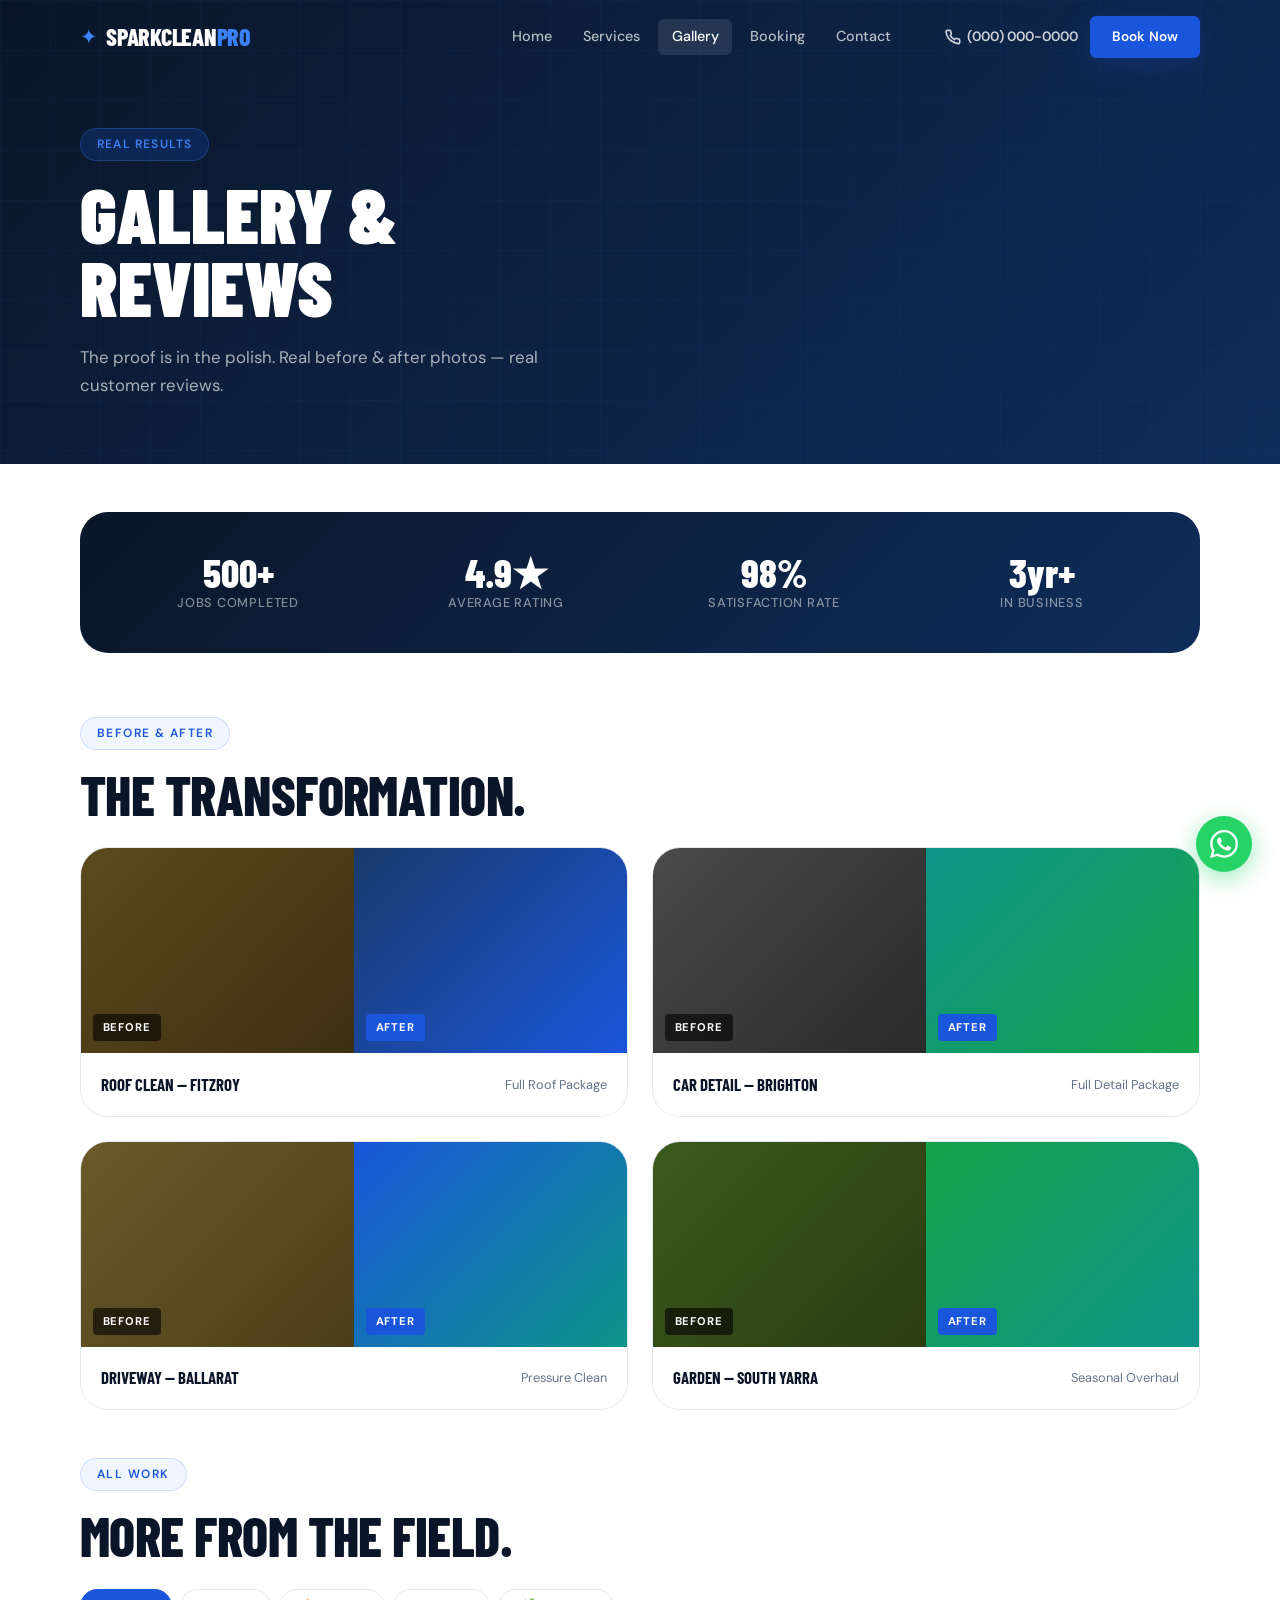
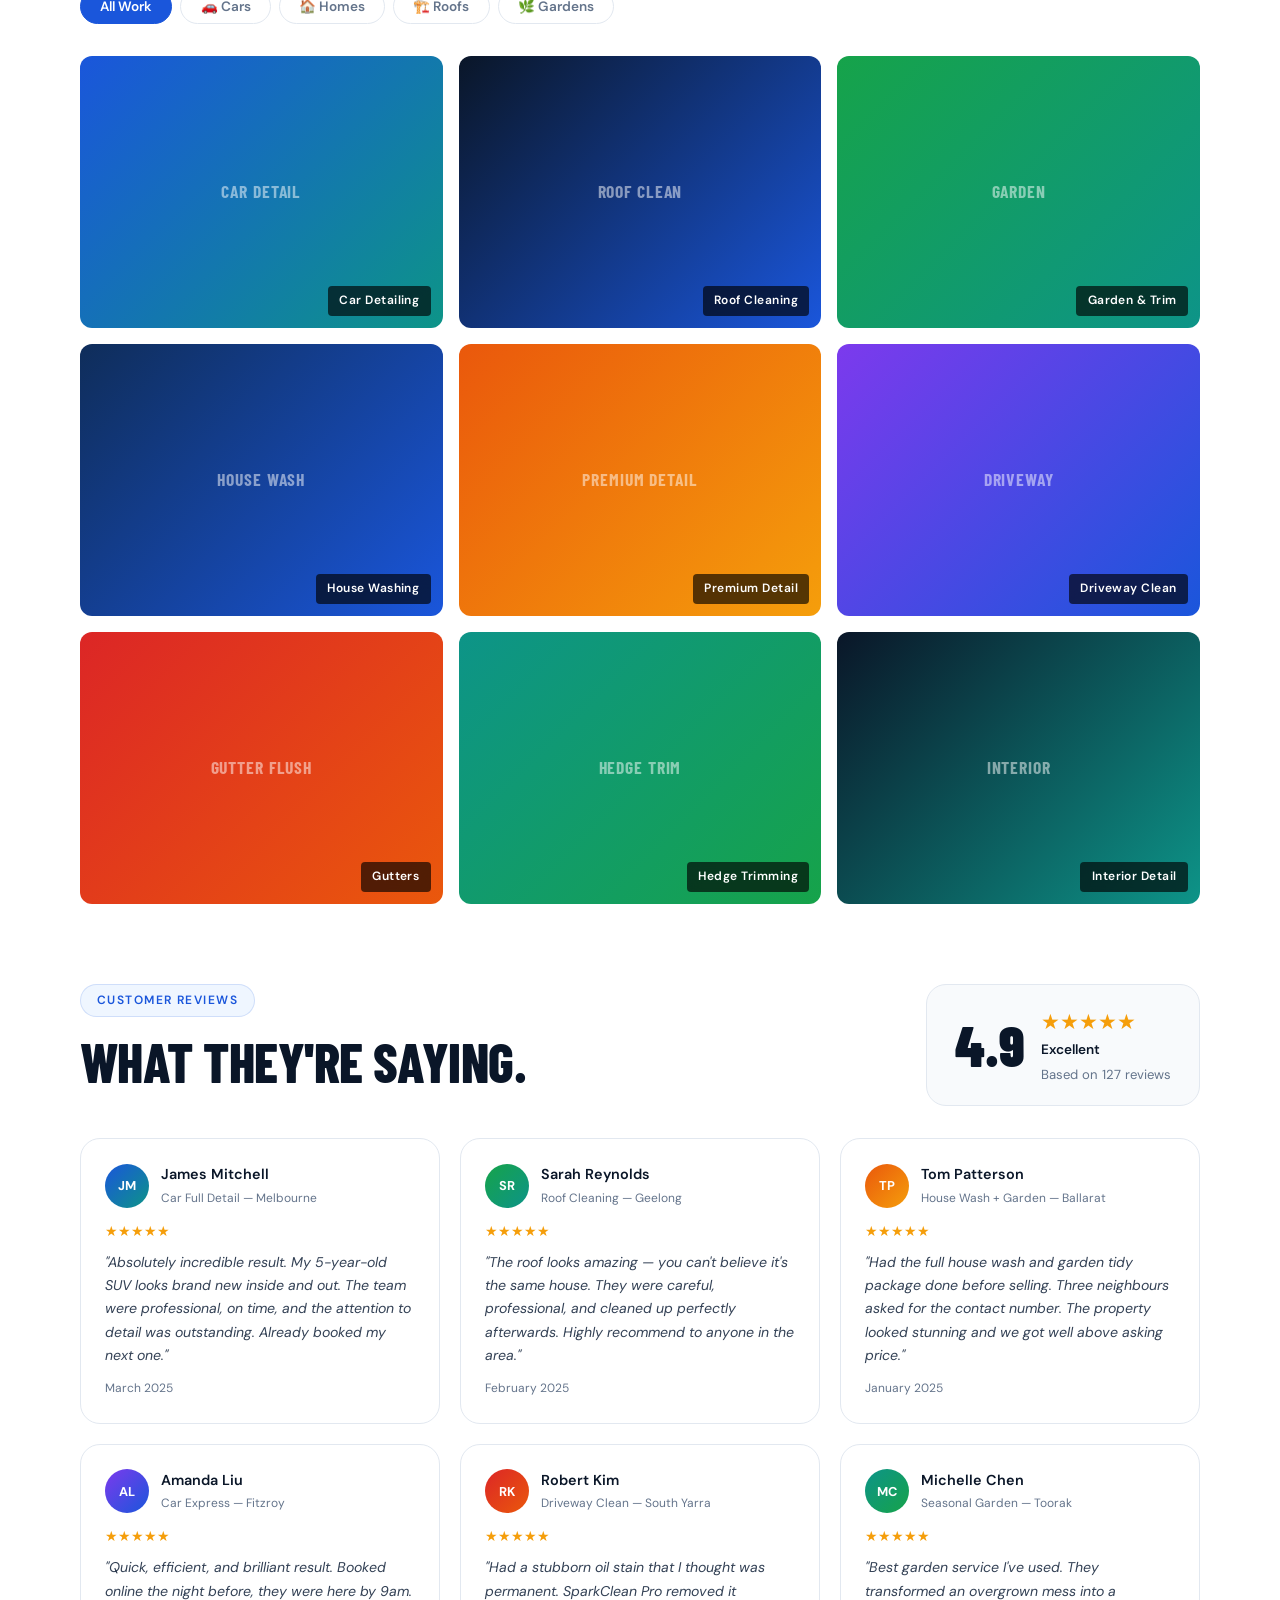
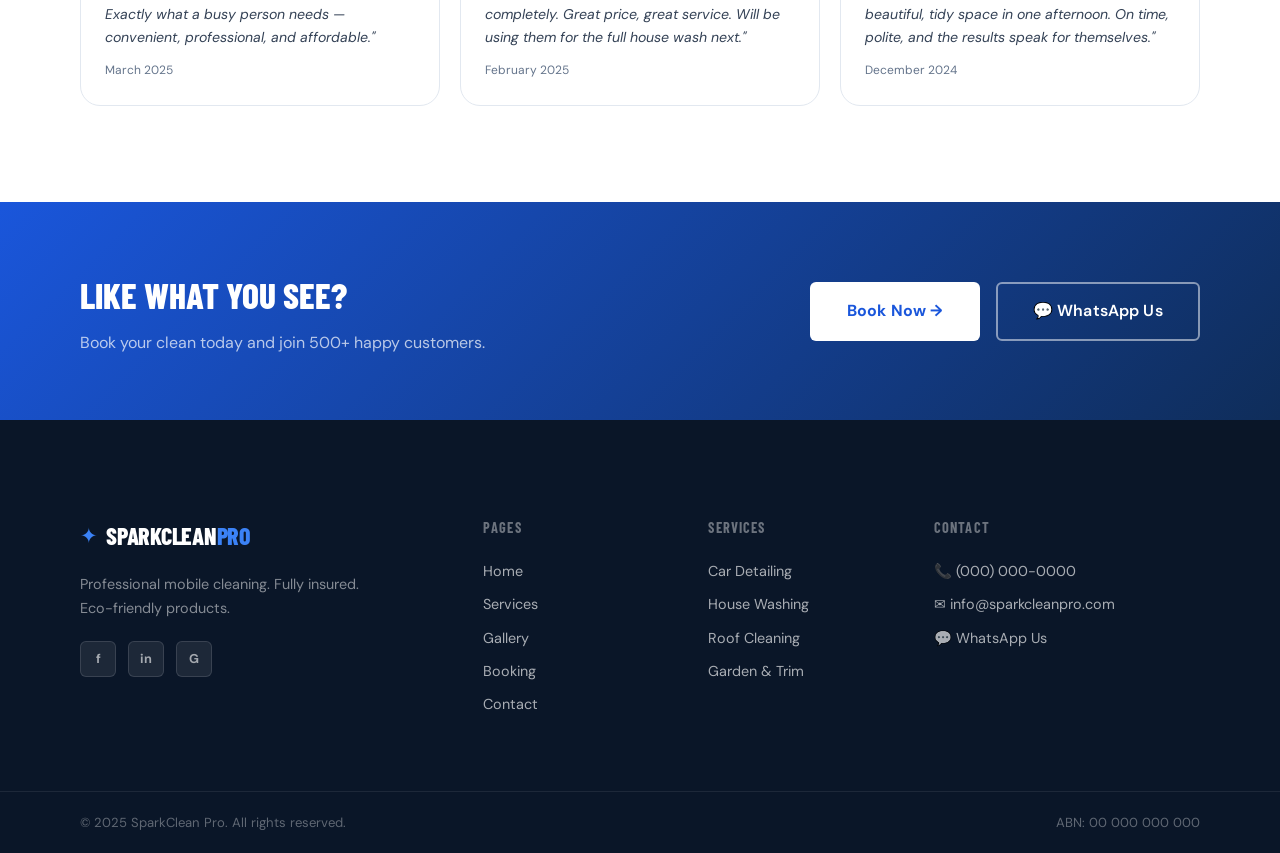
<file: gallery.html>
<!DOCTYPE html>
<html lang="en">
<head>
  <meta charset="UTF-8" />
  <meta name="viewport" content="width=device-width, initial-scale=1.0" />
  <title>Gallery & Reviews | SparkClean Pro</title>
  <meta name="description" content="Before and after photos of our cleaning work. Real results for real customers." />
  <link rel="preconnect" href="https://fonts.googleapis.com" />
  <link rel="preconnect" href="https://fonts.gstatic.com" crossorigin />
  <link href="https://fonts.googleapis.com/css2?family=Barlow+Condensed:wght@400;600;700;800;900&family=DM+Sans:wght@300;400;500;600&display=swap" rel="stylesheet" />
  <link rel="stylesheet" href="assets/css/main.css" />
  <style>
    .gallery-item .gallery-thumb-placeholder {
      background: linear-gradient(135deg, var(--c1, #1A56DB), var(--c2, #0D9488));
      position: relative;
    }
    .gallery-item .gallery-thumb-placeholder::after {
      content: attr(data-label);
      position: absolute;
      inset: 0;
      display: flex;
      align-items: center;
      justify-content: center;
      font-family: var(--font-display);
      font-size: 1.1rem;
      font-weight: 700;
      color: rgba(255,255,255,0.5);
      text-transform: uppercase;
      letter-spacing: 0.05em;
    }
    .before-after-grid {
      display: grid;
      grid-template-columns: repeat(2, 1fr);
      gap: 1.5rem;
      margin-bottom: 3rem;
    }
    @media (max-width: 600px) { .before-after-grid { grid-template-columns: 1fr; } }
    .ba-card {
      border-radius: var(--radius-xl);
      overflow: hidden;
      border: 1.5px solid var(--border);
      transition: all var(--transition);
    }
    .ba-card:hover { box-shadow: var(--shadow-lg); transform: translateY(-3px); }
    .ba-images { display: grid; grid-template-columns: 1fr 1fr; }
    .ba-side { position: relative; }
    .ba-side-img {
      width: 100%;
      aspect-ratio: 4/3;
    }
    .ba-caption-strip {
      padding: 1.1rem 1.25rem;
      background: var(--white);
      display: flex;
      align-items: center;
      justify-content: space-between;
    }
    .ba-caption-strip h4 {
      font-family: var(--font-display);
      font-size: 1.05rem;
      font-weight: 700;
      text-transform: uppercase;
      color: var(--navy);
    }
    .ba-caption-strip span { font-size: 0.8rem; color: var(--text-muted); }
    .stats-strip {
      background: linear-gradient(135deg, var(--navy) 0%, var(--navy-mid) 100%);
      border-radius: var(--radius-xl);
      padding: 2.5rem;
      display: grid;
      grid-template-columns: repeat(4, 1fr);
      gap: 2rem;
      margin-bottom: 4rem;
      text-align: center;
    }
    @media (max-width: 768px) { .stats-strip { grid-template-columns: repeat(2, 1fr); } }
    .stats-strip .stat-num { color: var(--white); font-size: 2.5rem; }
    .stats-strip .stat-label { color: rgba(255,255,255,0.5); }
    .reviews-section { margin-top: 5rem; }
    .reviews-header {
      display: flex;
      align-items: center;
      justify-content: space-between;
      margin-bottom: 2rem;
      flex-wrap: wrap;
      gap: 1rem;
    }
    .overall-rating {
      display: flex;
      align-items: center;
      gap: 1rem;
      background: var(--gray-50);
      border: 1.5px solid var(--border);
      border-radius: var(--radius-lg);
      padding: 1.25rem 1.75rem;
    }
    .rating-big {
      font-family: var(--font-display);
      font-size: 3.5rem;
      font-weight: 900;
      color: var(--navy);
      line-height: 1;
    }
    .rating-stars { font-size: 1.3rem; color: #F59E0B; }
    .rating-count { font-size: 0.82rem; color: var(--text-muted); margin-top: 0.15rem; }
    .reviews-masonry {
      display: grid;
      grid-template-columns: repeat(3, 1fr);
      gap: 1.25rem;
    }
    @media (max-width: 900px) { .reviews-masonry { grid-template-columns: repeat(2, 1fr); } }
    @media (max-width: 550px) { .reviews-masonry { grid-template-columns: 1fr; } }
    .review-extended {
      background: var(--white);
      border: 1.5px solid var(--border);
      border-radius: var(--radius-lg);
      padding: 1.5rem;
      transition: all var(--transition);
    }
    .review-extended:hover { border-color: var(--blue); box-shadow: var(--shadow-md); }
    .review-meta {
      display: flex;
      align-items: center;
      gap: 0.75rem;
      margin-bottom: 0.75rem;
    }
    .review-avatar {
      width: 44px; height: 44px;
      border-radius: 50%;
      display: flex;
      align-items: center;
      justify-content: center;
      font-size: 0.8rem;
      font-weight: 700;
      color: var(--white);
      flex-shrink: 0;
    }
    .review-name { font-weight: 600; font-size: 0.9rem; color: var(--navy); }
    .review-service { font-size: 0.75rem; color: var(--text-muted); margin-top: 0.1rem; }
    .review-stars-sm { font-size: 0.85rem; color: #F59E0B; margin-bottom: 0.5rem; }
    .review-text { font-size: 0.88rem; color: var(--text-secondary); line-height: 1.65; font-style: italic; }
    .review-date { font-size: 0.75rem; color: var(--text-muted); margin-top: 0.75rem; }
  </style>
</head>
<body>

  <header class="site-header scrolled" id="site-header">
    <div class="header-inner container">
      <a href="index.html" class="logo"><span class="logo-icon">✦</span><span class="logo-text">SparkClean<span class="logo-accent">Pro</span></span></a>
      <nav class="nav-links" id="nav-links">
        <a href="index.html" class="nav-link">Home</a>
        <a href="services.html" class="nav-link">Services</a>
        <a href="gallery.html" class="nav-link active">Gallery</a>
        <a href="booking.html" class="nav-link">Booking</a>
        <a href="contact.html" class="nav-link">Contact</a>
      </nav>
      <div class="header-actions">
        <a href="tel:+10000000000" class="header-phone">
          <svg width="16" height="16" viewBox="0 0 24 24" fill="none" stroke="currentColor" stroke-width="2.5"><path d="M22 16.92v3a2 2 0 0 1-2.18 2 19.79 19.79 0 0 1-8.63-3.07A19.5 19.5 0 0 1 4.69 13a19.79 19.79 0 0 1-3.07-8.67A2 2 0 0 1 3.6 2h3a2 2 0 0 1 2 1.72 12.84 12.84 0 0 0 .7 2.81 2 2 0 0 1-.45 2.11L8.09 9.91a16 16 0 0 0 6 6l1.27-1.27a2 2 0 0 1 2.11-.45 12.84 12.84 0 0 0 2.81.7A2 2 0 0 1 22 16.92z"/></svg>
          (000) 000-0000
        </a>
        <a href="booking.html" class="btn btn-primary btn-sm">Book Now</a>
        <button class="nav-toggle" id="nav-toggle" aria-label="Toggle menu"><span></span><span></span><span></span></button>
      </div>
    </div>
  </header>

  <section class="page-hero">
    <div class="container">
      <span class="page-hero-tag">Real Results</span>
      <h1>Gallery &<br/>Reviews</h1>
      <p>The proof is in the polish. Real before & after photos — real customer reviews.</p>
    </div>
  </section>

  <section class="section" style="padding-top: 3rem;">
    <div class="container">

      <!-- Stats -->
      <div class="stats-strip reveal">
        <div><div class="stat-num">500+</div><div class="stat-label">Jobs Completed</div></div>
        <div><div class="stat-num">4.9★</div><div class="stat-label">Average Rating</div></div>
        <div><div class="stat-num">98%</div><div class="stat-label">Satisfaction Rate</div></div>
        <div><div class="stat-num">3yr+</div><div class="stat-label">In Business</div></div>
      </div>

      <!-- Before/After Section -->
      <div class="section-header" style="text-align:left; margin-bottom:1.5rem;">
        <span class="section-tag">Before & After</span>
        <h2 class="section-title">The Transformation.</h2>
      </div>

      <div class="before-after-grid">
        <div class="ba-card reveal">
          <div class="ba-images">
            <div class="ba-side">
              <div class="ba-side-img" style="background: linear-gradient(135deg, #5C4A1E, #3D3012);"></div>
              <div class="gallery-label before">Before</div>
            </div>
            <div class="ba-side">
              <div class="ba-side-img" style="background: linear-gradient(135deg, #1A3A6B, #1A56DB);"></div>
              <div class="gallery-label after">After</div>
            </div>
          </div>
          <div class="ba-caption-strip"><h4>Roof Clean — Fitzroy</h4><span>Full Roof Package</span></div>
        </div>
        <div class="ba-card reveal reveal-delay-1">
          <div class="ba-images">
            <div class="ba-side">
              <div class="ba-side-img" style="background: linear-gradient(135deg, #4A4A4A, #2A2A2A);"></div>
              <div class="gallery-label before">Before</div>
            </div>
            <div class="ba-side">
              <div class="ba-side-img" style="background: linear-gradient(135deg, #0D9488, #16A34A);"></div>
              <div class="gallery-label after">After</div>
            </div>
          </div>
          <div class="ba-caption-strip"><h4>Car Detail — Brighton</h4><span>Full Detail Package</span></div>
        </div>
        <div class="ba-card reveal reveal-delay-2">
          <div class="ba-images">
            <div class="ba-side">
              <div class="ba-side-img" style="background: linear-gradient(135deg, #6B5A2A, #4A3E1A);"></div>
              <div class="gallery-label before">Before</div>
            </div>
            <div class="ba-side">
              <div class="ba-side-img" style="background: linear-gradient(135deg, #1A56DB, #0D9488);"></div>
              <div class="gallery-label after">After</div>
            </div>
          </div>
          <div class="ba-caption-strip"><h4>Driveway — Ballarat</h4><span>Pressure Clean</span></div>
        </div>
        <div class="ba-card reveal reveal-delay-3">
          <div class="ba-images">
            <div class="ba-side">
              <div class="ba-side-img" style="background: linear-gradient(135deg, #3D5A1E, #2A3D12);"></div>
              <div class="gallery-label before">Before</div>
            </div>
            <div class="ba-side">
              <div class="ba-side-img" style="background: linear-gradient(135deg, #16A34A, #0D9488);"></div>
              <div class="gallery-label after">After</div>
            </div>
          </div>
          <div class="ba-caption-strip"><h4>Garden — South Yarra</h4><span>Seasonal Overhaul</span></div>
        </div>
      </div>

      <!-- Gallery Grid -->
      <div class="section-header" style="text-align:left; margin-bottom:1.5rem;">
        <span class="section-tag">All Work</span>
        <h2 class="section-title">More From The Field.</h2>
      </div>

      <div class="gallery-filter">
        <button class="filter-btn active" data-filter="all">All Work</button>
        <button class="filter-btn" data-filter="cars">🚗 Cars</button>
        <button class="filter-btn" data-filter="homes">🏠 Homes</button>
        <button class="filter-btn" data-filter="roofs">🏗️ Roofs</button>
        <button class="filter-btn" data-filter="gardens">🌿 Gardens</button>
      </div>

      <div class="gallery-masonry">
        <div class="gallery-item reveal" data-category="cars" data-lightbox="1">
          <div class="gallery-thumb-placeholder" style="--c1:#1A56DB; --c2:#0D9488;" data-label="Car Detail"></div>
          <div class="gallery-overlay">🔍 View</div>
          <span class="gallery-tag">Car Detailing</span>
        </div>
        <div class="gallery-item reveal reveal-delay-1" data-category="roofs" data-lightbox="2">
          <div class="gallery-thumb-placeholder" style="--c1:#0A1628; --c2:#1A56DB;" data-label="Roof Clean"></div>
          <div class="gallery-overlay">🔍 View</div>
          <span class="gallery-tag">Roof Cleaning</span>
        </div>
        <div class="gallery-item reveal reveal-delay-2" data-category="gardens" data-lightbox="3">
          <div class="gallery-thumb-placeholder" style="--c1:#16A34A; --c2:#0D9488;" data-label="Garden"></div>
          <div class="gallery-overlay">🔍 View</div>
          <span class="gallery-tag">Garden & Trim</span>
        </div>
        <div class="gallery-item reveal" data-category="homes" data-lightbox="4">
          <div class="gallery-thumb-placeholder" style="--c1:#0F2D5A; --c2:#1A56DB;" data-label="House Wash"></div>
          <div class="gallery-overlay">🔍 View</div>
          <span class="gallery-tag">House Washing</span>
        </div>
        <div class="gallery-item reveal reveal-delay-1" data-category="cars" data-lightbox="5">
          <div class="gallery-thumb-placeholder" style="--c1:#EA580C; --c2:#F59E0B;" data-label="Premium Detail"></div>
          <div class="gallery-overlay">🔍 View</div>
          <span class="gallery-tag">Premium Detail</span>
        </div>
        <div class="gallery-item reveal reveal-delay-2" data-category="homes" data-lightbox="6">
          <div class="gallery-thumb-placeholder" style="--c1:#7C3AED; --c2:#1A56DB;" data-label="Driveway"></div>
          <div class="gallery-overlay">🔍 View</div>
          <span class="gallery-tag">Driveway Clean</span>
        </div>
        <div class="gallery-item reveal" data-category="roofs" data-lightbox="7">
          <div class="gallery-thumb-placeholder" style="--c1:#DC2626; --c2:#EA580C;" data-label="Gutter Flush"></div>
          <div class="gallery-overlay">🔍 View</div>
          <span class="gallery-tag">Gutters</span>
        </div>
        <div class="gallery-item reveal reveal-delay-1" data-category="gardens" data-lightbox="8">
          <div class="gallery-thumb-placeholder" style="--c1:#0D9488; --c2:#16A34A;" data-label="Hedge Trim"></div>
          <div class="gallery-overlay">🔍 View</div>
          <span class="gallery-tag">Hedge Trimming</span>
        </div>
        <div class="gallery-item reveal reveal-delay-2" data-category="cars" data-lightbox="9">
          <div class="gallery-thumb-placeholder" style="--c1:#0A1628; --c2:#0D9488;" data-label="Interior"></div>
          <div class="gallery-overlay">🔍 View</div>
          <span class="gallery-tag">Interior Detail</span>
        </div>
      </div>

      <!-- REVIEWS SECTION -->
      <div class="reviews-section">
        <div class="reviews-header">
          <div class="section-header" style="text-align:left; margin-bottom:0;">
            <span class="section-tag">Customer Reviews</span>
            <h2 class="section-title">What They're Saying.</h2>
          </div>
          <div class="overall-rating">
            <div class="rating-big">4.9</div>
            <div>
              <div class="rating-stars">★★★★★</div>
              <div style="font-size:0.85rem; font-weight:600; color:var(--navy);">Excellent</div>
              <div class="rating-count">Based on 127 reviews</div>
            </div>
          </div>
        </div>

        <div class="reviews-masonry">
          <div class="review-extended reveal">
            <div class="review-meta">
              <div class="review-avatar" style="background: linear-gradient(135deg, #1A56DB, #0D9488);">JM</div>
              <div><div class="review-name">James Mitchell</div><div class="review-service">Car Full Detail — Melbourne</div></div>
            </div>
            <div class="review-stars-sm">★★★★★</div>
            <p class="review-text">"Absolutely incredible result. My 5-year-old SUV looks brand new inside and out. The team were professional, on time, and the attention to detail was outstanding. Already booked my next one."</p>
            <div class="review-date">March 2025</div>
          </div>
          <div class="review-extended reveal reveal-delay-1">
            <div class="review-meta">
              <div class="review-avatar" style="background: linear-gradient(135deg, #16A34A, #0D9488);">SR</div>
              <div><div class="review-name">Sarah Reynolds</div><div class="review-service">Roof Cleaning — Geelong</div></div>
            </div>
            <div class="review-stars-sm">★★★★★</div>
            <p class="review-text">"The roof looks amazing — you can't believe it's the same house. They were careful, professional, and cleaned up perfectly afterwards. Highly recommend to anyone in the area."</p>
            <div class="review-date">February 2025</div>
          </div>
          <div class="review-extended reveal reveal-delay-2">
            <div class="review-meta">
              <div class="review-avatar" style="background: linear-gradient(135deg, #EA580C, #F59E0B);">TP</div>
              <div><div class="review-name">Tom Patterson</div><div class="review-service">House Wash + Garden — Ballarat</div></div>
            </div>
            <div class="review-stars-sm">★★★★★</div>
            <p class="review-text">"Had the full house wash and garden tidy package done before selling. Three neighbours asked for the contact number. The property looked stunning and we got well above asking price."</p>
            <div class="review-date">January 2025</div>
          </div>
          <div class="review-extended reveal">
            <div class="review-meta">
              <div class="review-avatar" style="background: linear-gradient(135deg, #7C3AED, #1A56DB);">AL</div>
              <div><div class="review-name">Amanda Liu</div><div class="review-service">Car Express — Fitzroy</div></div>
            </div>
            <div class="review-stars-sm">★★★★★</div>
            <p class="review-text">"Quick, efficient, and brilliant result. Booked online the night before, they were here by 9am. Exactly what a busy person needs — convenient, professional, and affordable."</p>
            <div class="review-date">March 2025</div>
          </div>
          <div class="review-extended reveal reveal-delay-1">
            <div class="review-meta">
              <div class="review-avatar" style="background: linear-gradient(135deg, #DC2626, #EA580C);">RK</div>
              <div><div class="review-name">Robert Kim</div><div class="review-service">Driveway Clean — South Yarra</div></div>
            </div>
            <div class="review-stars-sm">★★★★★</div>
            <p class="review-text">"Had a stubborn oil stain that I thought was permanent. SparkClean Pro removed it completely. Great price, great service. Will be using them for the full house wash next."</p>
            <div class="review-date">February 2025</div>
          </div>
          <div class="review-extended reveal reveal-delay-2">
            <div class="review-meta">
              <div class="review-avatar" style="background: linear-gradient(135deg, #0D9488, #16A34A);">MC</div>
              <div><div class="review-name">Michelle Chen</div><div class="review-service">Seasonal Garden — Toorak</div></div>
            </div>
            <div class="review-stars-sm">★★★★★</div>
            <p class="review-text">"Best garden service I've used. They transformed an overgrown mess into a beautiful, tidy space in one afternoon. On time, polite, and the results speak for themselves."</p>
            <div class="review-date">December 2024</div>
          </div>
        </div>
      </div>

    </div>
  </section>

  <section class="cta-strip">
    <div class="container cta-strip-inner">
      <div>
        <h2>Like What You See?</h2>
        <p>Book your clean today and join 500+ happy customers.</p>
      </div>
      <div class="cta-strip-actions">
        <a href="booking.html" class="btn btn-white btn-lg">Book Now →</a>
        <a href="https://wa.me/10000000000" target="_blank" class="btn btn-outline-white btn-lg">💬 WhatsApp Us</a>
      </div>
    </div>
  </section>

  <footer class="site-footer">
    <div class="container footer-inner">
      <div class="footer-brand">
        <a href="index.html" class="logo"><span class="logo-icon">✦</span><span class="logo-text">SparkClean<span class="logo-accent">Pro</span></span></a>
        <p>Professional mobile cleaning. Fully insured. Eco-friendly products.</p>
        <div class="footer-socials"><a href="#" class="social-link">f</a><a href="#" class="social-link">in</a><a href="#" class="social-link">G</a></div>
      </div>
      <div class="footer-links"><h5>Pages</h5><a href="index.html">Home</a><a href="services.html">Services</a><a href="gallery.html">Gallery</a><a href="booking.html">Booking</a><a href="contact.html">Contact</a></div>
      <div class="footer-links"><h5>Services</h5><a href="services.html#cars">Car Detailing</a><a href="services.html#homes">House Washing</a><a href="services.html#roofs">Roof Cleaning</a><a href="services.html#gardens">Garden & Trim</a></div>
      <div class="footer-contact"><h5>Contact</h5><a href="tel:+10000000000">📞 (000) 000-0000</a><a href="mailto:info@sparkcleanpro.com">✉ info@sparkcleanpro.com</a><a href="https://wa.me/10000000000" target="_blank">💬 WhatsApp Us</a></div>
    </div>
    <div class="footer-bottom"><div class="container"><span>© 2025 SparkClean Pro. All rights reserved.</span><span>ABN: 00 000 000 000</span></div></div>
  </footer>

  <a href="https://wa.me/10000000000" class="whatsapp-float" target="_blank" aria-label="WhatsApp">
    <svg viewBox="0 0 24 24" width="28" height="28" fill="currentColor"><path d="M17.472 14.382c-.297-.149-1.758-.867-2.03-.967-.273-.099-.471-.148-.67.15-.197.297-.767.966-.94 1.164-.173.199-.347.223-.644.075-.297-.15-1.255-.463-2.39-1.475-.883-.788-1.48-1.761-1.653-2.059-.173-.297-.018-.458.13-.606.134-.133.298-.347.446-.52.149-.174.198-.298.298-.497.099-.198.05-.371-.025-.52-.075-.149-.669-1.612-.916-2.207-.242-.579-.487-.5-.669-.51-.173-.008-.371-.01-.57-.01-.198 0-.52.074-.792.372-.272.297-1.04 1.016-1.04 2.479 0 1.462 1.065 2.875 1.213 3.074.149.198 2.096 3.2 5.077 4.487.709.306 1.262.489 1.694.625.712.227 1.36.195 1.871.118.571-.085 1.758-.719 2.006-1.413.248-.694.248-1.289.173-1.413-.074-.124-.272-.198-.57-.347m-5.421 7.403h-.004a9.87 9.87 0 0 1-5.031-1.378l-.361-.214-3.741.982.998-3.648-.235-.374a9.86 9.86 0 0 1-1.51-5.26c.001-5.45 4.436-9.884 9.888-9.884 2.64 0 5.122 1.03 6.988 2.898a9.825 9.825 0 0 1 2.893 6.994c-.003 5.45-4.437 9.884-9.885 9.884m8.413-18.297A11.815 11.815 0 0 0 12.05 0C5.495 0 .16 5.335.157 11.892c0 2.096.547 4.142 1.588 5.945L.057 24l6.305-1.654a11.882 11.882 0 0 0 5.683 1.448h.005c6.554 0 11.89-5.335 11.893-11.893a11.821 11.821 0 0 0-3.48-8.413z"/></svg>
  </a>
  <button class="scroll-top" aria-label="Scroll to top">↑</button>
  <script src="assets/js/main.js"></script>
</body>
</html>
</file>
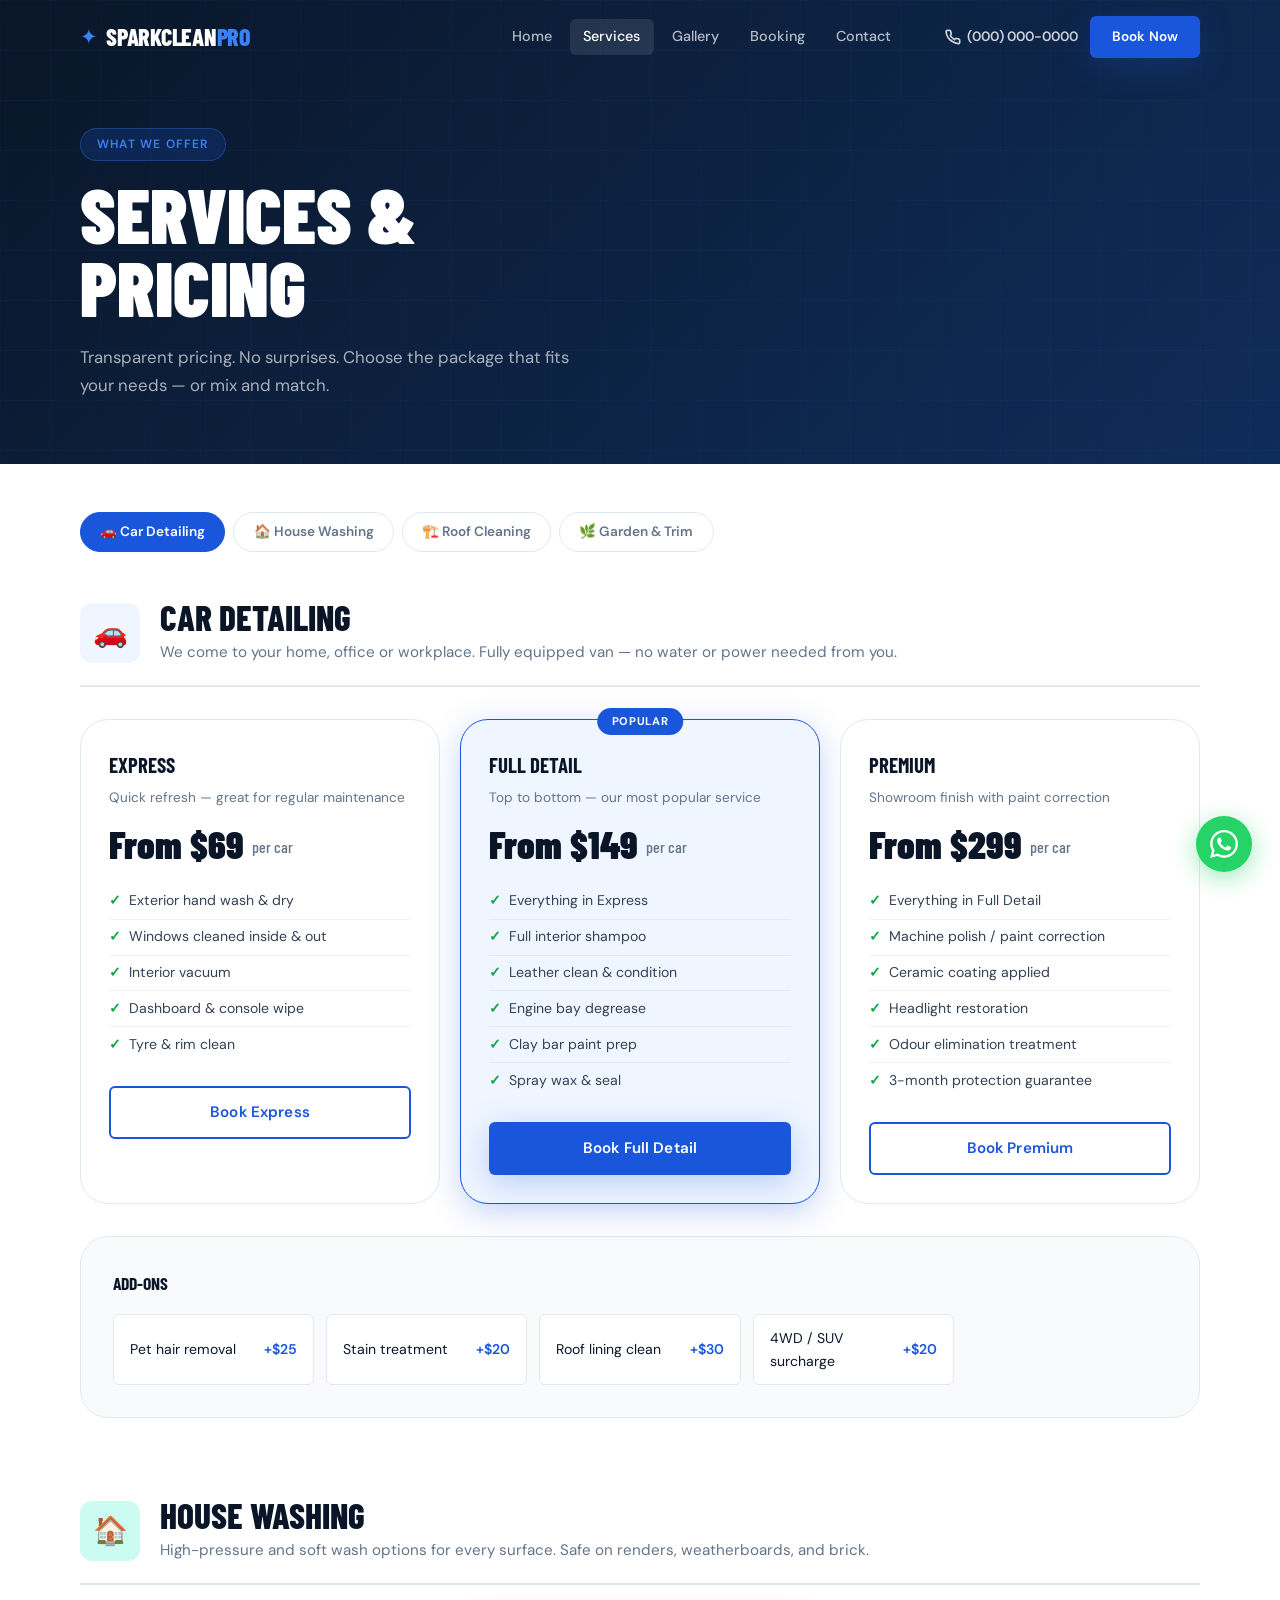
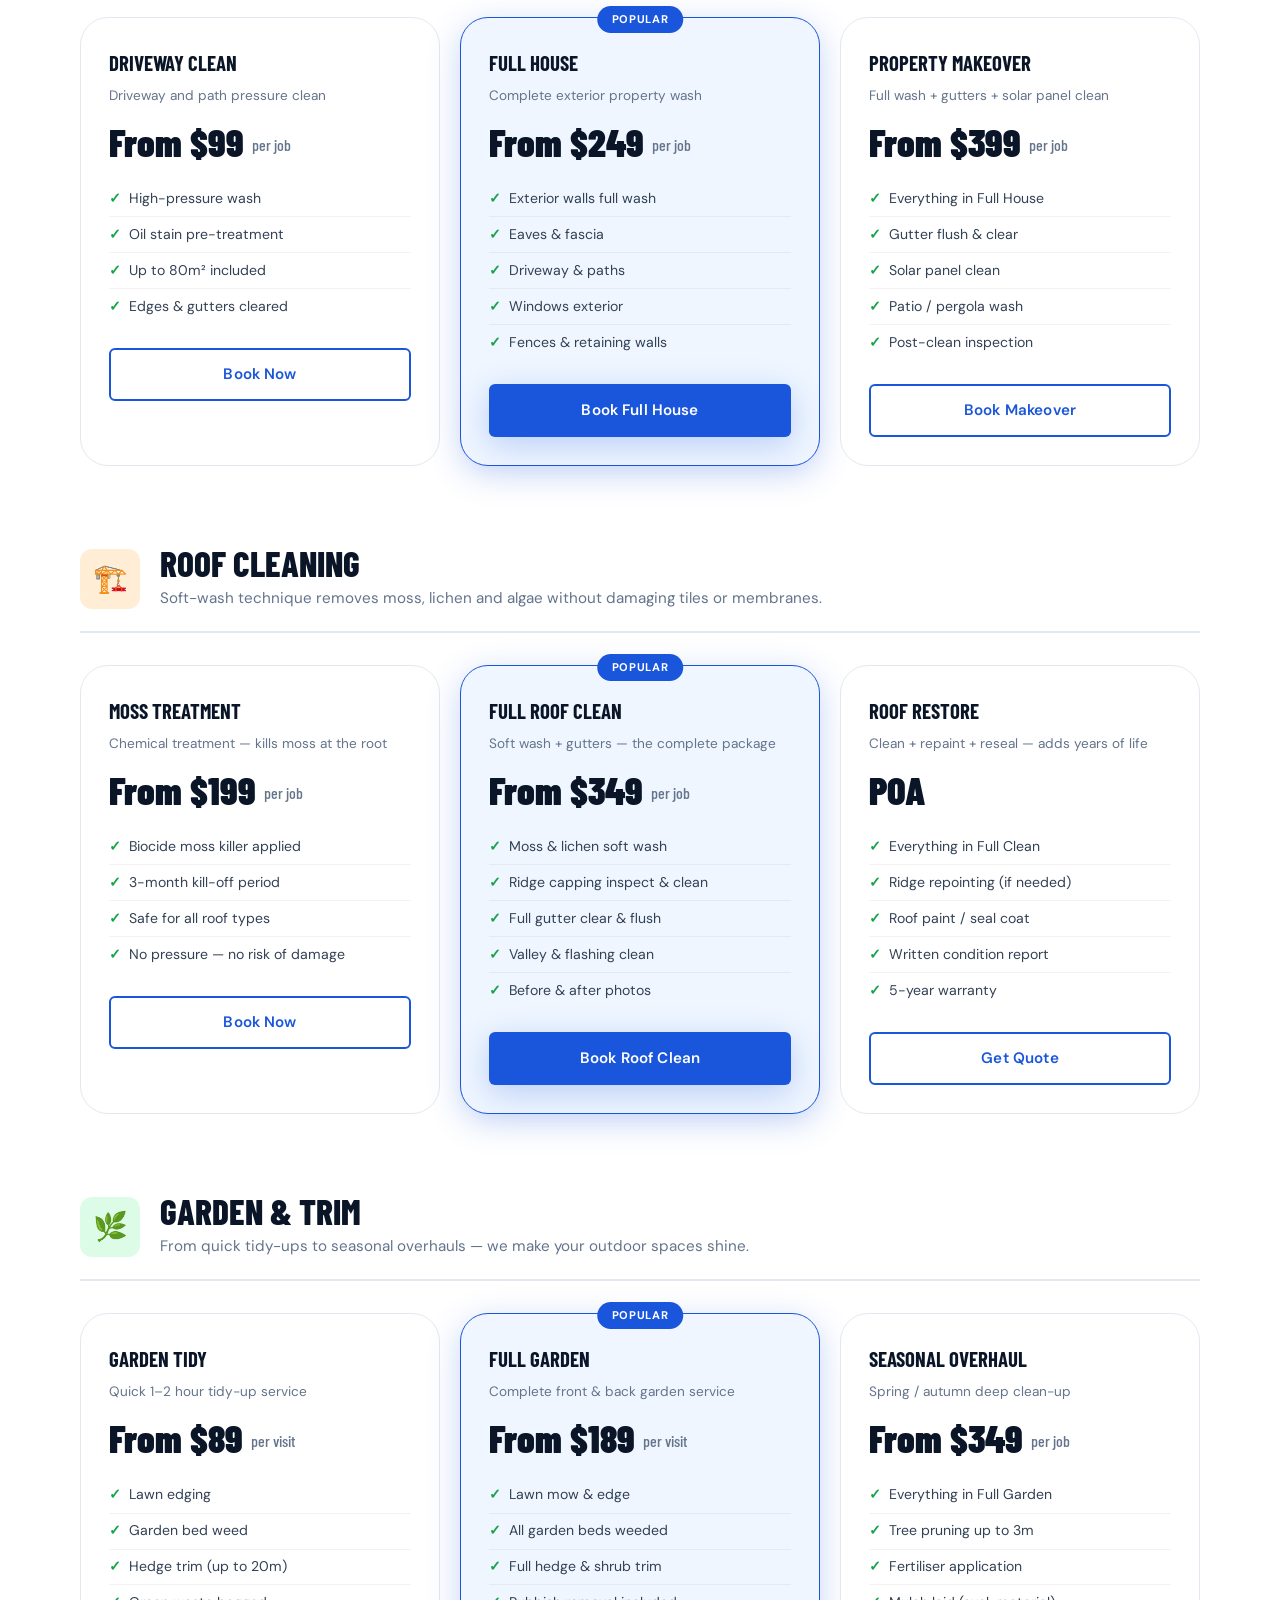
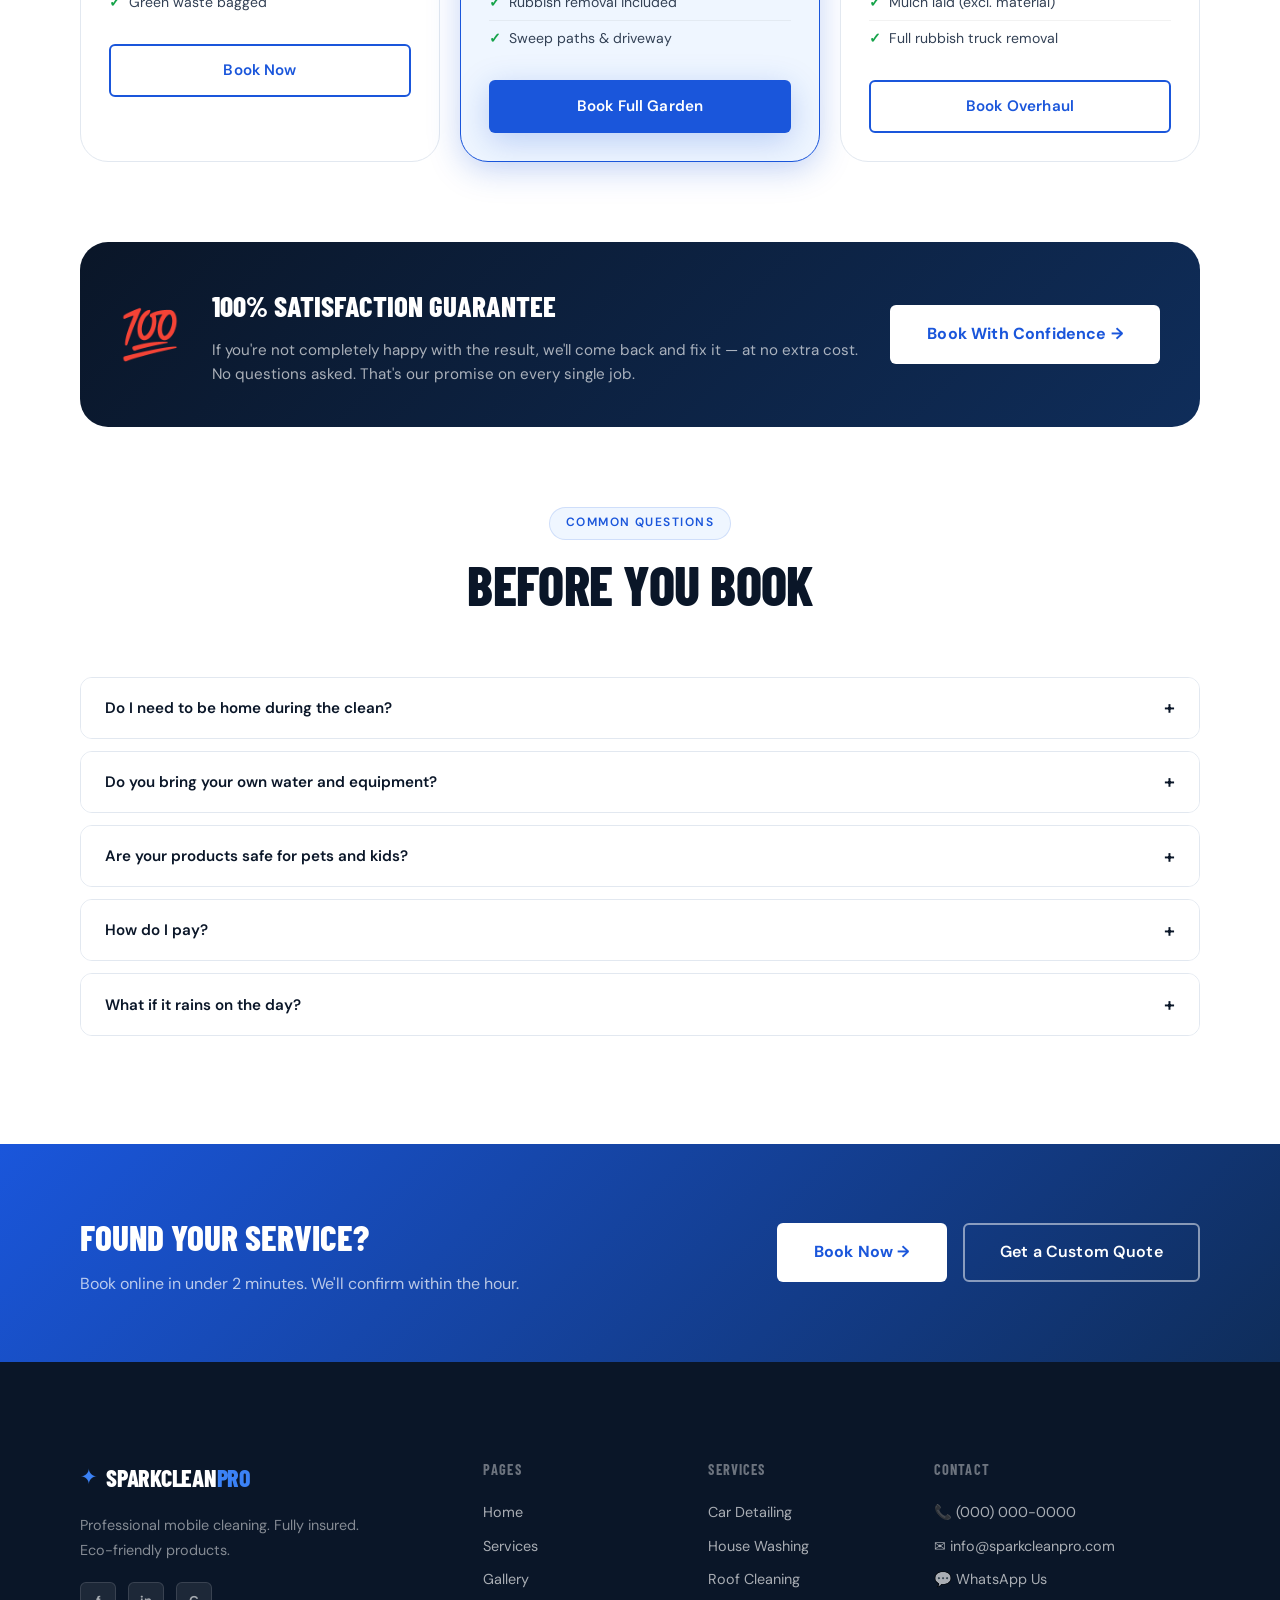
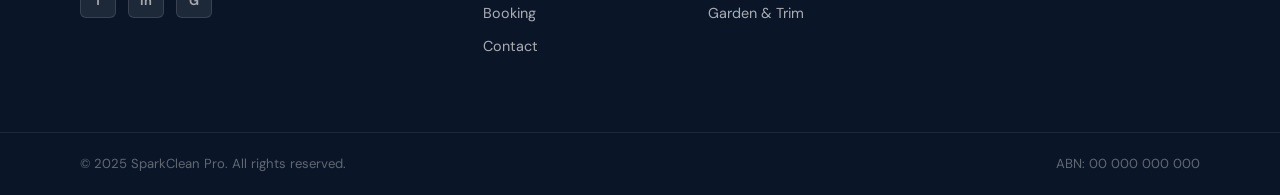
<file: services.html>
<!DOCTYPE html>
<html lang="en">
<head>
  <meta charset="UTF-8" />
  <meta name="viewport" content="width=device-width, initial-scale=1.0" />
  <title>Services & Pricing | SparkClean Pro</title>
  <meta name="description" content="Professional car detailing, house washing, roof cleaning, and garden trimming. View all services and pricing." />
  <link rel="preconnect" href="https://fonts.googleapis.com" />
  <link rel="preconnect" href="https://fonts.gstatic.com" crossorigin />
  <link href="https://fonts.googleapis.com/css2?family=Barlow+Condensed:wght@400;600;700;800;900&family=DM+Sans:wght@300;400;500;600&display=swap" rel="stylesheet" />
  <link rel="stylesheet" href="assets/css/main.css" />
  <style>
    .services-nav {
      display: flex;
      gap: 0.5rem;
      flex-wrap: wrap;
      margin-bottom: 3rem;
    }
    .services-nav a {
      font-size: 0.85rem;
      font-weight: 600;
      padding: 0.5rem 1.2rem;
      border-radius: 100px;
      border: 1.5px solid var(--border);
      color: var(--text-muted);
      background: var(--white);
      cursor: pointer;
      transition: all var(--transition);
      text-decoration: none;
    }
    .services-nav a:hover, .services-nav a.active {
      background: var(--blue);
      border-color: var(--blue);
      color: var(--white);
    }
    .service-section {
      margin-bottom: 5rem;
      scroll-margin-top: 6rem;
    }
    .service-section-header {
      display: flex;
      align-items: center;
      gap: 1.25rem;
      margin-bottom: 2rem;
      padding-bottom: 1.25rem;
      border-bottom: 2px solid var(--border);
    }
    .service-section-icon {
      width: 60px; height: 60px;
      border-radius: var(--radius-md);
      display: flex;
      align-items: center;
      justify-content: center;
      font-size: 1.75rem;
      flex-shrink: 0;
    }
    .service-section-header h2 {
      font-family: var(--font-display);
      font-size: 2.2rem;
      font-weight: 800;
      text-transform: uppercase;
      color: var(--navy);
      line-height: 1;
    }
    .service-section-header p {
      font-size: 0.95rem;
      color: var(--text-muted);
      margin-top: 0.3rem;
    }
    .packages-grid {
      display: grid;
      grid-template-columns: repeat(3, 1fr);
      gap: 1.25rem;
    }
    @media (max-width: 900px) { .packages-grid { grid-template-columns: repeat(2, 1fr); } }
    @media (max-width: 560px) { .packages-grid { grid-template-columns: 1fr; } }
    .package-card {
      background: var(--white);
      border: 1.5px solid var(--border);
      border-radius: var(--radius-xl);
      padding: 1.75rem;
      transition: all var(--transition);
      position: relative;
    }
    .package-card:hover {
      border-color: var(--blue);
      box-shadow: var(--shadow-lg);
      transform: translateY(-3px);
    }
    .package-card.featured {
      border-color: var(--blue);
      box-shadow: var(--shadow-blue);
      background: var(--blue-pale);
    }
    .package-card.featured::after {
      content: 'Popular';
      position: absolute;
      top: -12px; left: 50%; transform: translateX(-50%);
      background: var(--blue);
      color: var(--white);
      font-size: 0.7rem;
      font-weight: 700;
      letter-spacing: 0.06em;
      text-transform: uppercase;
      padding: 0.25rem 0.9rem;
      border-radius: 100px;
    }
    .package-name {
      font-family: var(--font-display);
      font-size: 1.3rem;
      font-weight: 700;
      text-transform: uppercase;
      color: var(--navy);
      margin-bottom: 0.25rem;
    }
    .package-desc { font-size: 0.85rem; color: var(--text-muted); margin-bottom: 1rem; }
    .package-price {
      font-family: var(--font-display);
      font-size: 2.4rem;
      font-weight: 900;
      color: var(--navy);
      line-height: 1;
      margin-bottom: 1.25rem;
    }
    .package-price sub { font-size: 1rem; font-weight: 500; color: var(--text-muted); vertical-align: bottom; line-height: 2; }
    .package-features { padding: 0; margin: 0 0 1.5rem; }
    .package-features li {
      font-size: 0.88rem;
      color: var(--text-secondary);
      padding: 0.35rem 0;
      border-bottom: 1px solid rgba(0,0,0,0.05);
      display: flex;
      align-items: center;
      gap: 0.5rem;
    }
    .package-features li:last-child { border-bottom: none; }
    .package-features li::before { content: '✓'; color: var(--green); font-weight: 700; font-size: 0.9rem; }
    .add-ons-section {
      background: var(--gray-50);
      border: 1.5px solid var(--border);
      border-radius: var(--radius-xl);
      padding: 2rem;
      margin-top: 2rem;
    }
    .add-ons-section h4 {
      font-family: var(--font-display);
      font-size: 1.1rem;
      font-weight: 700;
      text-transform: uppercase;
      color: var(--navy);
      margin-bottom: 1rem;
    }
    .add-ons-grid {
      display: grid;
      grid-template-columns: repeat(auto-fill, minmax(200px, 1fr));
      gap: 0.75rem;
    }
    .add-on-item {
      display: flex;
      align-items: center;
      justify-content: space-between;
      padding: 0.7rem 1rem;
      background: var(--white);
      border: 1px solid var(--border);
      border-radius: var(--radius-sm);
      font-size: 0.88rem;
    }
    .add-on-item span { font-weight: 600; color: var(--blue); }
    .faq-section { margin-top: 5rem; }
    .accordion-item {
      border: 1.5px solid var(--border);
      border-radius: var(--radius-md);
      margin-bottom: 0.75rem;
      overflow: hidden;
    }
    .accordion-header {
      width: 100%;
      padding: 1.1rem 1.5rem;
      background: var(--white);
      display: flex;
      align-items: center;
      justify-content: space-between;
      font-weight: 600;
      font-size: 0.95rem;
      color: var(--navy);
      cursor: pointer;
      text-align: left;
      transition: background var(--transition);
      font-family: var(--font-body);
    }
    .accordion-header:hover { background: var(--gray-50); }
    .accordion-icon {
      font-size: 1.2rem;
      transition: transform var(--transition);
      flex-shrink: 0;
      margin-left: 1rem;
    }
    .accordion-item.open .accordion-icon { transform: rotate(45deg); }
    .accordion-body {
      max-height: 0;
      overflow: hidden;
      transition: max-height 0.35s var(--ease);
      background: var(--gray-50);
    }
    .accordion-item.open .accordion-body { max-height: 400px; }
    .accordion-body p {
      padding: 1.1rem 1.5rem;
      font-size: 0.9rem;
      color: var(--text-muted);
      line-height: 1.7;
    }
    .guarantee-banner {
      background: linear-gradient(135deg, var(--navy) 0%, var(--navy-mid) 100%);
      border-radius: var(--radius-xl);
      padding: 2.5rem;
      display: flex;
      align-items: center;
      gap: 2rem;
      margin: 4rem 0;
      flex-wrap: wrap;
    }
    .guarantee-icon { font-size: 3rem; flex-shrink: 0; }
    .guarantee-text { flex: 1; }
    .guarantee-text h3 {
      font-family: var(--font-display);
      font-size: 1.8rem;
      font-weight: 800;
      text-transform: uppercase;
      color: var(--white);
      margin-bottom: 0.5rem;
    }
    .guarantee-text p { color: rgba(255,255,255,0.65); font-size: 0.95rem; line-height: 1.6; }
  </style>
</head>
<body>

  <header class="site-header scrolled" id="site-header">
    <div class="header-inner container">
      <a href="index.html" class="logo">
        <span class="logo-icon">✦</span>
        <span class="logo-text">SparkClean<span class="logo-accent">Pro</span></span>
      </a>
      <nav class="nav-links" id="nav-links">
        <a href="index.html" class="nav-link">Home</a>
        <a href="services.html" class="nav-link active">Services</a>
        <a href="gallery.html" class="nav-link">Gallery</a>
        <a href="booking.html" class="nav-link">Booking</a>
        <a href="contact.html" class="nav-link">Contact</a>
      </nav>
      <div class="header-actions">
        <a href="tel:+10000000000" class="header-phone">
          <svg width="16" height="16" viewBox="0 0 24 24" fill="none" stroke="currentColor" stroke-width="2.5"><path d="M22 16.92v3a2 2 0 0 1-2.18 2 19.79 19.79 0 0 1-8.63-3.07A19.5 19.5 0 0 1 4.69 13a19.79 19.79 0 0 1-3.07-8.67A2 2 0 0 1 3.6 2h3a2 2 0 0 1 2 1.72 12.84 12.84 0 0 0 .7 2.81 2 2 0 0 1-.45 2.11L8.09 9.91a16 16 0 0 0 6 6l1.27-1.27a2 2 0 0 1 2.11-.45 12.84 12.84 0 0 0 2.81.7A2 2 0 0 1 22 16.92z"/></svg>
          (000) 000-0000
        </a>
        <a href="booking.html" class="btn btn-primary btn-sm">Book Now</a>
        <button class="nav-toggle" id="nav-toggle" aria-label="Toggle menu"><span></span><span></span><span></span></button>
      </div>
    </div>
  </header>

  <section class="page-hero">
    <div class="container">
      <span class="page-hero-tag">What We Offer</span>
      <h1>Services &<br/>Pricing</h1>
      <p>Transparent pricing. No surprises. Choose the package that fits your needs — or mix and match.</p>
    </div>
  </section>

  <section class="section" style="padding-top: 3rem;">
    <div class="container">

      <!-- Services Nav -->
      <div class="services-nav">
        <a href="#cars" class="active">🚗 Car Detailing</a>
        <a href="#homes">🏠 House Washing</a>
        <a href="#roofs">🏗️ Roof Cleaning</a>
        <a href="#gardens">🌿 Garden & Trim</a>
      </div>

      <!-- ═══════════ CARS ═══════════ -->
      <div class="service-section" id="cars">
        <div class="service-section-header">
          <div class="service-section-icon" style="background: #EFF6FF;">🚗</div>
          <div>
            <h2>Car Detailing</h2>
            <p>We come to your home, office or workplace. Fully equipped van — no water or power needed from you.</p>
          </div>
        </div>
        <div class="packages-grid">
          <div class="package-card reveal">
            <div class="package-name">Express</div>
            <div class="package-desc">Quick refresh — great for regular maintenance</div>
            <div class="package-price">From $69 <sub>per car</sub></div>
            <ul class="package-features">
              <li>Exterior hand wash & dry</li>
              <li>Windows cleaned inside & out</li>
              <li>Interior vacuum</li>
              <li>Dashboard & console wipe</li>
              <li>Tyre & rim clean</li>
            </ul>
            <a href="booking.html" class="btn btn-secondary" style="width:100%; justify-content:center;">Book Express</a>
          </div>
          <div class="package-card featured reveal reveal-delay-1">
            <div class="package-name">Full Detail</div>
            <div class="package-desc">Top to bottom — our most popular service</div>
            <div class="package-price">From $149 <sub>per car</sub></div>
            <ul class="package-features">
              <li>Everything in Express</li>
              <li>Full interior shampoo</li>
              <li>Leather clean & condition</li>
              <li>Engine bay degrease</li>
              <li>Clay bar paint prep</li>
              <li>Spray wax & seal</li>
            </ul>
            <a href="booking.html" class="btn btn-primary" style="width:100%; justify-content:center;">Book Full Detail</a>
          </div>
          <div class="package-card reveal reveal-delay-2">
            <div class="package-name">Premium</div>
            <div class="package-desc">Showroom finish with paint correction</div>
            <div class="package-price">From $299 <sub>per car</sub></div>
            <ul class="package-features">
              <li>Everything in Full Detail</li>
              <li>Machine polish / paint correction</li>
              <li>Ceramic coating applied</li>
              <li>Headlight restoration</li>
              <li>Odour elimination treatment</li>
              <li>3-month protection guarantee</li>
            </ul>
            <a href="booking.html" class="btn btn-secondary" style="width:100%; justify-content:center;">Book Premium</a>
          </div>
        </div>
        <div class="add-ons-section">
          <h4>Add-Ons</h4>
          <div class="add-ons-grid">
            <div class="add-on-item">Pet hair removal <span>+$25</span></div>
            <div class="add-on-item">Stain treatment <span>+$20</span></div>
            <div class="add-on-item">Roof lining clean <span>+$30</span></div>
            <div class="add-on-item">4WD / SUV surcharge <span>+$20</span></div>
          </div>
        </div>
      </div>

      <!-- ═══════════ HOMES ═══════════ -->
      <div class="service-section" id="homes">
        <div class="service-section-header">
          <div class="service-section-icon" style="background: #CCFBF1;">🏠</div>
          <div>
            <h2>House Washing</h2>
            <p>High-pressure and soft wash options for every surface. Safe on renders, weatherboards, and brick.</p>
          </div>
        </div>
        <div class="packages-grid">
          <div class="package-card reveal">
            <div class="package-name">Driveway Clean</div>
            <div class="package-desc">Driveway and path pressure clean</div>
            <div class="package-price">From $99 <sub>per job</sub></div>
            <ul class="package-features">
              <li>High-pressure wash</li>
              <li>Oil stain pre-treatment</li>
              <li>Up to 80m² included</li>
              <li>Edges & gutters cleared</li>
            </ul>
            <a href="booking.html" class="btn btn-secondary" style="width:100%; justify-content:center;">Book Now</a>
          </div>
          <div class="package-card featured reveal reveal-delay-1">
            <div class="package-name">Full House</div>
            <div class="package-desc">Complete exterior property wash</div>
            <div class="package-price">From $249 <sub>per job</sub></div>
            <ul class="package-features">
              <li>Exterior walls full wash</li>
              <li>Eaves & fascia</li>
              <li>Driveway & paths</li>
              <li>Windows exterior</li>
              <li>Fences & retaining walls</li>
            </ul>
            <a href="booking.html" class="btn btn-primary" style="width:100%; justify-content:center;">Book Full House</a>
          </div>
          <div class="package-card reveal reveal-delay-2">
            <div class="package-name">Property Makeover</div>
            <div class="package-desc">Full wash + gutters + solar panel clean</div>
            <div class="package-price">From $399 <sub>per job</sub></div>
            <ul class="package-features">
              <li>Everything in Full House</li>
              <li>Gutter flush & clear</li>
              <li>Solar panel clean</li>
              <li>Patio / pergola wash</li>
              <li>Post-clean inspection</li>
            </ul>
            <a href="booking.html" class="btn btn-secondary" style="width:100%; justify-content:center;">Book Makeover</a>
          </div>
        </div>
      </div>

      <!-- ═══════════ ROOFS ═══════════ -->
      <div class="service-section" id="roofs">
        <div class="service-section-header">
          <div class="service-section-icon" style="background: #FFEDD5;">🏗️</div>
          <div>
            <h2>Roof Cleaning</h2>
            <p>Soft-wash technique removes moss, lichen and algae without damaging tiles or membranes.</p>
          </div>
        </div>
        <div class="packages-grid">
          <div class="package-card reveal">
            <div class="package-name">Moss Treatment</div>
            <div class="package-desc">Chemical treatment — kills moss at the root</div>
            <div class="package-price">From $199 <sub>per job</sub></div>
            <ul class="package-features">
              <li>Biocide moss killer applied</li>
              <li>3-month kill-off period</li>
              <li>Safe for all roof types</li>
              <li>No pressure — no risk of damage</li>
            </ul>
            <a href="booking.html" class="btn btn-secondary" style="width:100%; justify-content:center;">Book Now</a>
          </div>
          <div class="package-card featured reveal reveal-delay-1">
            <div class="package-name">Full Roof Clean</div>
            <div class="package-desc">Soft wash + gutters — the complete package</div>
            <div class="package-price">From $349 <sub>per job</sub></div>
            <ul class="package-features">
              <li>Moss & lichen soft wash</li>
              <li>Ridge capping inspect & clean</li>
              <li>Full gutter clear & flush</li>
              <li>Valley & flashing clean</li>
              <li>Before & after photos</li>
            </ul>
            <a href="booking.html" class="btn btn-primary" style="width:100%; justify-content:center;">Book Roof Clean</a>
          </div>
          <div class="package-card reveal reveal-delay-2">
            <div class="package-name">Roof Restore</div>
            <div class="package-desc">Clean + repaint + reseal — adds years of life</div>
            <div class="package-price">POA</div>
            <ul class="package-features">
              <li>Everything in Full Clean</li>
              <li>Ridge repointing (if needed)</li>
              <li>Roof paint / seal coat</li>
              <li>Written condition report</li>
              <li>5-year warranty</li>
            </ul>
            <a href="contact.html" class="btn btn-secondary" style="width:100%; justify-content:center;">Get Quote</a>
          </div>
        </div>
      </div>

      <!-- ═══════════ GARDENS ═══════════ -->
      <div class="service-section" id="gardens">
        <div class="service-section-header">
          <div class="service-section-icon" style="background: #DCFCE7;">🌿</div>
          <div>
            <h2>Garden & Trim</h2>
            <p>From quick tidy-ups to seasonal overhauls — we make your outdoor spaces shine.</p>
          </div>
        </div>
        <div class="packages-grid">
          <div class="package-card reveal">
            <div class="package-name">Garden Tidy</div>
            <div class="package-desc">Quick 1–2 hour tidy-up service</div>
            <div class="package-price">From $89 <sub>per visit</sub></div>
            <ul class="package-features">
              <li>Lawn edging</li>
              <li>Garden bed weed</li>
              <li>Hedge trim (up to 20m)</li>
              <li>Green waste bagged</li>
            </ul>
            <a href="booking.html" class="btn btn-secondary" style="width:100%; justify-content:center;">Book Now</a>
          </div>
          <div class="package-card featured reveal reveal-delay-1">
            <div class="package-name">Full Garden</div>
            <div class="package-desc">Complete front & back garden service</div>
            <div class="package-price">From $189 <sub>per visit</sub></div>
            <ul class="package-features">
              <li>Lawn mow & edge</li>
              <li>All garden beds weeded</li>
              <li>Full hedge & shrub trim</li>
              <li>Rubbish removal included</li>
              <li>Sweep paths & driveway</li>
            </ul>
            <a href="booking.html" class="btn btn-primary" style="width:100%; justify-content:center;">Book Full Garden</a>
          </div>
          <div class="package-card reveal reveal-delay-2">
            <div class="package-name">Seasonal Overhaul</div>
            <div class="package-desc">Spring / autumn deep clean-up</div>
            <div class="package-price">From $349 <sub>per job</sub></div>
            <ul class="package-features">
              <li>Everything in Full Garden</li>
              <li>Tree pruning up to 3m</li>
              <li>Fertiliser application</li>
              <li>Mulch laid (excl. material)</li>
              <li>Full rubbish truck removal</li>
            </ul>
            <a href="booking.html" class="btn btn-secondary" style="width:100%; justify-content:center;">Book Overhaul</a>
          </div>
        </div>
      </div>

      <!-- GUARANTEE BANNER -->
      <div class="guarantee-banner reveal">
        <div class="guarantee-icon">💯</div>
        <div class="guarantee-text">
          <h3>100% Satisfaction Guarantee</h3>
          <p>If you're not completely happy with the result, we'll come back and fix it — at no extra cost. No questions asked. That's our promise on every single job.</p>
        </div>
        <a href="booking.html" class="btn btn-white btn-lg">Book With Confidence →</a>
      </div>

      <!-- FAQ -->
      <div class="faq-section">
        <div class="section-header">
          <span class="section-tag">Common Questions</span>
          <h2 class="section-title">Before You Book</h2>
        </div>
        <div class="accordion-item">
          <button class="accordion-header">Do I need to be home during the clean? <span class="accordion-icon">+</span></button>
          <div class="accordion-body"><p>Not necessarily. For outdoor jobs like house washing, roof cleaning, and gardening, you don't need to be present. For car detailing and indoor access, we'll coordinate a key handover or work around your schedule.</p></div>
        </div>
        <div class="accordion-item">
          <button class="accordion-header">Do you bring your own water and equipment? <span class="accordion-icon">+</span></button>
          <div class="accordion-body"><p>Yes — our van carries a 1,000L water tank and all professional-grade equipment. You don't need to provide access to your outdoor tap unless specified for very large jobs.</p></div>
        </div>
        <div class="accordion-item">
          <button class="accordion-header">Are your products safe for pets and kids? <span class="accordion-icon">+</span></button>
          <div class="accordion-body"><p>Absolutely. We use biodegradable, pH-neutral cleaning solutions that are safe for children, pets, plants, and waterways. We can also supply full product safety data sheets on request.</p></div>
        </div>
        <div class="accordion-item">
          <button class="accordion-header">How do I pay? <span class="accordion-icon">+</span></button>
          <div class="accordion-body"><p>Payment is due on completion of the job. We accept cash, bank transfer, and card payments via our mobile EFTPOS terminal. A tax invoice is provided for every job.</p></div>
        </div>
        <div class="accordion-item">
          <button class="accordion-header">What if it rains on the day? <span class="accordion-icon">+</span></button>
          <div class="accordion-body"><p>Light rain usually doesn't affect outdoor jobs — sometimes it helps! For car detailing, heavy rain may require rescheduling to ensure a quality result. We'll contact you the day before if weather is a concern.</p></div>
        </div>
      </div>

    </div>
  </section>

  <section class="cta-strip">
    <div class="container cta-strip-inner">
      <div>
        <h2>Found Your Service?</h2>
        <p>Book online in under 2 minutes. We'll confirm within the hour.</p>
      </div>
      <div class="cta-strip-actions">
        <a href="booking.html" class="btn btn-white btn-lg">Book Now →</a>
        <a href="contact.html" class="btn btn-outline-white btn-lg">Get a Custom Quote</a>
      </div>
    </div>
  </section>

  <footer class="site-footer">
    <div class="container footer-inner">
      <div class="footer-brand">
        <a href="index.html" class="logo"><span class="logo-icon">✦</span><span class="logo-text">SparkClean<span class="logo-accent">Pro</span></span></a>
        <p>Professional mobile cleaning. Fully insured. Eco-friendly products.</p>
        <div class="footer-socials">
          <a href="#" class="social-link">f</a>
          <a href="#" class="social-link">in</a>
          <a href="#" class="social-link">G</a>
        </div>
      </div>
      <div class="footer-links"><h5>Pages</h5><a href="index.html">Home</a><a href="services.html">Services</a><a href="gallery.html">Gallery</a><a href="booking.html">Booking</a><a href="contact.html">Contact</a></div>
      <div class="footer-links"><h5>Services</h5><a href="#cars">Car Detailing</a><a href="#homes">House Washing</a><a href="#roofs">Roof Cleaning</a><a href="#gardens">Garden & Trim</a></div>
      <div class="footer-contact"><h5>Contact</h5><a href="tel:+10000000000">📞 (000) 000-0000</a><a href="mailto:info@sparkcleanpro.com">✉ info@sparkcleanpro.com</a><a href="https://wa.me/10000000000" target="_blank">💬 WhatsApp Us</a></div>
    </div>
    <div class="footer-bottom"><div class="container"><span>© 2025 SparkClean Pro. All rights reserved.</span><span>ABN: 00 000 000 000</span></div></div>
  </footer>

  <a href="https://wa.me/10000000000?text=Hi%2C%20I%27d%20like%20a%20quote%21" class="whatsapp-float" target="_blank" aria-label="WhatsApp">
    <svg viewBox="0 0 24 24" width="28" height="28" fill="currentColor"><path d="M17.472 14.382c-.297-.149-1.758-.867-2.03-.967-.273-.099-.471-.148-.67.15-.197.297-.767.966-.94 1.164-.173.199-.347.223-.644.075-.297-.15-1.255-.463-2.39-1.475-.883-.788-1.48-1.761-1.653-2.059-.173-.297-.018-.458.13-.606.134-.133.298-.347.446-.52.149-.174.198-.298.298-.497.099-.198.05-.371-.025-.52-.075-.149-.669-1.612-.916-2.207-.242-.579-.487-.5-.669-.51-.173-.008-.371-.01-.57-.01-.198 0-.52.074-.792.372-.272.297-1.04 1.016-1.04 2.479 0 1.462 1.065 2.875 1.213 3.074.149.198 2.096 3.2 5.077 4.487.709.306 1.262.489 1.694.625.712.227 1.36.195 1.871.118.571-.085 1.758-.719 2.006-1.413.248-.694.248-1.289.173-1.413-.074-.124-.272-.198-.57-.347m-5.421 7.403h-.004a9.87 9.87 0 0 1-5.031-1.378l-.361-.214-3.741.982.998-3.648-.235-.374a9.86 9.86 0 0 1-1.51-5.26c.001-5.45 4.436-9.884 9.888-9.884 2.64 0 5.122 1.03 6.988 2.898a9.825 9.825 0 0 1 2.893 6.994c-.003 5.45-4.437 9.884-9.885 9.884m8.413-18.297A11.815 11.815 0 0 0 12.05 0C5.495 0 .16 5.335.157 11.892c0 2.096.547 4.142 1.588 5.945L.057 24l6.305-1.654a11.882 11.882 0 0 0 5.683 1.448h.005c6.554 0 11.89-5.335 11.893-11.893a11.821 11.821 0 0 0-3.48-8.413z"/></svg>
  </a>
  <button class="scroll-top" aria-label="Scroll to top">↑</button>
  <script src="assets/js/main.js"></script>
</body>
</html>
</file>
<file: assets/css/main.css>
/* ═══════════════════════════════════════════════════════════════
   SparkClean Pro — Design System & Main Styles
   Stack: Vanilla CSS | Mobile-First | CSS Variables
═══════════════════════════════════════════════════════════════ */

/* ─── FONTS ─────────────────────────────────────────────────── */
/* Barlow Condensed — Display/Headings (bold, punchy) */
/* DM Sans — Body (clean, readable) */

/* ─── VARIABLES ──────────────────────────────────────────────── */
:root {
  /* Brand Colors */
  --navy:        #0A1628;
  --navy-mid:    #0F2D5A;
  --blue:        #1A56DB;
  --blue-light:  #3B82F6;
  --blue-pale:   #EFF6FF;
  --teal:        #0D9488;
  --green:       #16A34A;
  --orange:      #EA580C;
  --red:         #DC2626;

  /* Neutral */
  --white:       #FFFFFF;
  --gray-50:     #F8FAFC;
  --gray-100:    #F1F5F9;
  --gray-200:    #E2E8F0;
  --gray-300:    #CBD5E1;
  --gray-400:    #94A3B8;
  --gray-500:    #64748B;
  --gray-600:    #475569;
  --gray-700:    #334155;
  --gray-800:    #1E293B;
  --gray-900:    #0F172A;

  /* Semantic */
  --text-primary:  #0A1628;
  --text-secondary: #334155;
  --text-muted:    #64748B;
  --border:        #E2E8F0;
  --surface:       #F8FAFC;

  /* Typography */
  --font-display: 'Barlow Condensed', sans-serif;
  --font-body:    'DM Sans', sans-serif;

  /* Spacing */
  --space-xs:  0.25rem;
  --space-sm:  0.5rem;
  --space-md:  1rem;
  --space-lg:  1.5rem;
  --space-xl:  2rem;
  --space-2xl: 3rem;
  --space-3xl: 4rem;
  --space-4xl: 6rem;

  /* Layout */
  --container: 1200px;
  --radius-sm: 6px;
  --radius-md: 12px;
  --radius-lg: 20px;
  --radius-xl: 28px;

  /* Shadows */
  --shadow-sm: 0 1px 3px rgba(0,0,0,0.06), 0 1px 2px rgba(0,0,0,0.04);
  --shadow-md: 0 4px 16px rgba(0,0,0,0.08), 0 2px 8px rgba(0,0,0,0.05);
  --shadow-lg: 0 10px 40px rgba(0,0,0,0.12), 0 4px 16px rgba(0,0,0,0.08);
  --shadow-xl: 0 20px 60px rgba(0,0,0,0.16);
  --shadow-blue: 0 8px 32px rgba(26,86,219,0.25);

  /* Transitions */
  --ease: cubic-bezier(0.22, 1, 0.36, 1);
  --transition: 0.3s var(--ease);
}

/* ─── RESET ──────────────────────────────────────────────────── */
*, *::before, *::after { box-sizing: border-box; margin: 0; padding: 0; }
html { scroll-behavior: smooth; -webkit-font-smoothing: antialiased; }
body {
  font-family: var(--font-body);
  font-size: 1rem;
  line-height: 1.65;
  color: var(--text-primary);
  background: var(--white);
  overflow-x: hidden;
}
img { max-width: 100%; height: auto; display: block; }
a { text-decoration: none; color: inherit; }
ul, ol { list-style: none; }
button { cursor: pointer; border: none; background: none; font-family: inherit; }
input, textarea, select {
  font-family: var(--font-body);
  font-size: 1rem;
  outline: none;
  border: none;
}

/* ─── CONTAINER ──────────────────────────────────────────────── */
.container {
  max-width: var(--container);
  margin: 0 auto;
  padding: 0 1.25rem;
}
@media (min-width: 768px) { .container { padding: 0 2rem; } }
@media (min-width: 1280px) { .container { padding: 0 2.5rem; } }

/* ─── SECTION BASE ───────────────────────────────────────────── */
.section {
  padding: var(--space-4xl) 0;
}
@media (max-width: 768px) { .section { padding: var(--space-3xl) 0; } }

/* ─── SECTION HEADER ─────────────────────────────────────────── */
.section-header {
  text-align: center;
  margin-bottom: var(--space-3xl);
}
.section-tag {
  display: inline-block;
  font-family: var(--font-body);
  font-size: 0.75rem;
  font-weight: 600;
  letter-spacing: 0.12em;
  text-transform: uppercase;
  color: var(--blue);
  background: var(--blue-pale);
  border: 1px solid rgba(26,86,219,0.15);
  padding: 0.35rem 1rem;
  border-radius: 100px;
  margin-bottom: 1rem;
}
.section-tag.light { color: rgba(255,255,255,0.7); background: rgba(255,255,255,0.1); border-color: rgba(255,255,255,0.2); }
.section-title {
  font-family: var(--font-display);
  font-size: clamp(2.4rem, 5vw, 3.4rem);
  font-weight: 800;
  line-height: 1.05;
  letter-spacing: -0.01em;
  color: var(--navy);
  text-transform: uppercase;
  margin-bottom: 1rem;
}
.section-title.light { color: var(--white); }
.section-sub {
  font-size: 1.05rem;
  color: var(--text-muted);
  max-width: 520px;
  margin: 0 auto;
  line-height: 1.7;
}
.section-sub.light { color: rgba(255,255,255,0.65); }

/* ─── BUTTONS ────────────────────────────────────────────────── */
.btn {
  display: inline-flex;
  align-items: center;
  gap: 0.5rem;
  font-family: var(--font-body);
  font-weight: 600;
  font-size: 0.95rem;
  padding: 0.75rem 1.75rem;
  border-radius: var(--radius-sm);
  transition: all var(--transition);
  white-space: nowrap;
  cursor: pointer;
  border: 2px solid transparent;
  letter-spacing: 0.01em;
}
.btn-sm { font-size: 0.85rem; padding: 0.5rem 1.25rem; }
.btn-lg { font-size: 1rem; padding: 0.9rem 2.2rem; }

.btn-primary {
  background: var(--blue);
  color: var(--white);
  box-shadow: var(--shadow-blue);
}
.btn-primary:hover { background: #1447c0; transform: translateY(-2px); box-shadow: 0 12px 40px rgba(26,86,219,0.35); }
.btn-primary:active { transform: translateY(0); }

.btn-secondary {
  background: transparent;
  color: var(--blue);
  border-color: var(--blue);
}
.btn-secondary:hover { background: var(--blue); color: var(--white); transform: translateY(-2px); }

.btn-outline {
  background: transparent;
  color: var(--white);
  border-color: rgba(255,255,255,0.35);
}
.btn-outline:hover { background: rgba(255,255,255,0.12); border-color: rgba(255,255,255,0.6); }

.btn-white { background: var(--white); color: var(--blue); font-weight: 700; }
.btn-white:hover { background: var(--gray-50); transform: translateY(-2px); box-shadow: 0 8px 24px rgba(0,0,0,0.15); }

.btn-outline-white { background: transparent; color: var(--white); border-color: rgba(255,255,255,0.5); }
.btn-outline-white:hover { background: rgba(255,255,255,0.1); border-color: var(--white); }

/* ─── HEADER ─────────────────────────────────────────────────── */
.site-header {
  position: fixed;
  top: 0; left: 0; right: 0;
  z-index: 1000;
  padding: 1rem 0;
  background: transparent;
  box-shadow: none;
  transition:
    background-color 0.3s var(--ease),
    box-shadow       0.3s var(--ease),
    padding          0.3s var(--ease);
  will-change: background-color, box-shadow;
}
.site-header.scrolled {
  background: rgba(10,22,40,0.97);
  backdrop-filter: blur(20px);
  -webkit-backdrop-filter: blur(20px);
  padding: 0.65rem 0;
  box-shadow: 0 2px 20px rgba(0,0,0,0.3);
}
.header-inner {
  display: flex;
  align-items: center;
  gap: 1.5rem;
}
.logo {
  display: flex;
  align-items: center;
  gap: 0.5rem;
  text-decoration: none;
  flex-shrink: 0;
}
.logo-icon {
  color: var(--blue-light);
  font-size: 1.3rem;
  line-height: 1;
  animation: spin-slow 8s linear infinite;
}
@keyframes spin-slow { from { transform: rotate(0deg); } to { transform: rotate(360deg); } }
.logo-text {
  font-family: var(--font-display);
  font-size: 1.5rem;
  font-weight: 800;
  color: var(--white);
  letter-spacing: -0.01em;
  text-transform: uppercase;
}
.logo-accent { color: var(--blue-light); }

.nav-links {
  display: flex;
  align-items: center;
  gap: 0.25rem;
  margin-left: auto;
}
.nav-link {
  font-size: 0.9rem;
  font-weight: 500;
  color: rgba(255,255,255,0.7);
  padding: 0.4rem 0.85rem;
  border-radius: var(--radius-sm);
  transition: all var(--transition);
}
.nav-link:hover, .nav-link.active {
  color: var(--white);
  background: rgba(255,255,255,0.1);
}
.header-actions {
  display: flex;
  align-items: center;
  gap: 0.75rem;
  margin-left: 1rem;
}
.header-phone {
  display: flex;
  align-items: center;
  gap: 0.4rem;
  font-size: 0.85rem;
  font-weight: 600;
  color: rgba(255,255,255,0.8);
  transition: color var(--transition);
}
.header-phone:hover { color: var(--white); }

/* Nav Toggle (Mobile) */
.nav-toggle {
  display: none;
  flex-direction: column;
  gap: 5px;
  padding: 4px;
  margin-left: 0.5rem;
}
.nav-toggle span {
  display: block;
  width: 22px;
  height: 2px;
  background: var(--white);
  border-radius: 2px;
  transition: all var(--transition);
}
.nav-toggle.open span:nth-child(1) { transform: translateY(7px) rotate(45deg); }
.nav-toggle.open span:nth-child(2) { opacity: 0; }
.nav-toggle.open span:nth-child(3) { transform: translateY(-7px) rotate(-45deg); }

@media (max-width: 900px) {
  .nav-links {
    position: fixed;
    top: 0; left: 0; right: 0; bottom: 0;
    background: var(--navy);
    flex-direction: column;
    justify-content: center;
    align-items: center;
    gap: 1.5rem;
    transform: translateX(100%);
    transition: transform var(--transition);
    z-index: 999;
  }
  .nav-links.open { transform: translateX(0); }
  .nav-link { font-size: 1.5rem; font-weight: 700; padding: 0.75rem 2rem; }
  .nav-toggle { display: flex; z-index: 1001; }
  .header-phone { display: none; }
}

/* ─── HERO ───────────────────────────────────────────────────── */
.hero {
  position: relative;
  min-height: 100vh;
  display: flex;
  align-items: center;
  overflow: hidden;
  background: var(--navy);
  padding-top: 5rem;
}
.hero-bg {
  position: absolute;
  inset: 0;
  overflow: hidden;
}
.hero-grid {
  position: absolute;
  inset: 0;
  background-image:
    linear-gradient(rgba(26,86,219,0.08) 1px, transparent 1px),
    linear-gradient(90deg, rgba(26,86,219,0.08) 1px, transparent 1px);
  background-size: 60px 60px;
  mask-image: radial-gradient(ellipse at center, rgba(0,0,0,0.6) 0%, transparent 70%);
}
.hero-glow {
  position: absolute;
  top: -20%;
  left: -10%;
  width: 70%;
  height: 120%;
  background: radial-gradient(ellipse, rgba(26,86,219,0.18) 0%, transparent 60%);
  pointer-events: none;
}
.hero-content {
  position: relative;
  z-index: 2;
  padding-top: 3rem;
  padding-bottom: 5rem;
}
.hero-badge {
  display: inline-flex;
  align-items: center;
  gap: 0.5rem;
  font-size: 0.78rem;
  font-weight: 600;
  letter-spacing: 0.08em;
  text-transform: uppercase;
  color: var(--blue-light);
  background: rgba(26,86,219,0.18);
  border: 1px solid rgba(59,130,246,0.3);
  padding: 0.4rem 1.1rem;
  border-radius: 100px;
  margin-bottom: 1.5rem;
}
.hero-title {
  font-family: var(--font-display);
  font-size: clamp(3rem, 8vw, 6.5rem);
  font-weight: 900;
  line-height: 0.95;
  letter-spacing: -0.02em;
  color: var(--white);
  text-transform: uppercase;
  margin-bottom: 1.5rem;
}
.hero-title-accent { color: var(--blue-light); }
.hero-sub {
  font-size: clamp(1rem, 2vw, 1.15rem);
  color: rgba(255,255,255,0.65);
  line-height: 1.7;
  max-width: 480px;
  margin-bottom: 2.25rem;
}
.hero-actions {
  display: flex;
  flex-wrap: wrap;
  gap: 1rem;
  margin-bottom: 3rem;
}
.hero-stats {
  display: flex;
  align-items: center;
  gap: 2rem;
}
.stat { text-align: left; }
.stat-num {
  display: block;
  font-family: var(--font-display);
  font-size: 2rem;
  font-weight: 800;
  color: var(--white);
  line-height: 1;
}
.stat-label {
  font-size: 0.8rem;
  color: rgba(255,255,255,0.5);
  text-transform: uppercase;
  letter-spacing: 0.06em;
  font-weight: 500;
}
.stat-divider {
  width: 1px;
  height: 40px;
  background: rgba(255,255,255,0.15);
}
.hero-scroll-indicator {
  position: absolute;
  bottom: 2rem;
  left: 50%;
  transform: translateX(-50%);
  display: flex;
  flex-direction: column;
  align-items: center;
  gap: 0.5rem;
  color: rgba(255,255,255,0.3);
  font-size: 0.7rem;
  letter-spacing: 0.1em;
  text-transform: uppercase;
}
.scroll-line {
  width: 1px;
  height: 40px;
  background: linear-gradient(to bottom, rgba(255,255,255,0.4), transparent);
  animation: scroll-pulse 1.5s ease-in-out infinite;
}
@keyframes scroll-pulse { 0%, 100% { opacity: 0.4; transform: scaleY(1); } 50% { opacity: 1; transform: scaleY(1.1); } }

/* ─── REVEAL ANIMATIONS ──────────────────────────────────────── */
.reveal {
  opacity: 0;
  transform: translateY(24px);
  transition: opacity 0.7s var(--ease), transform 0.7s var(--ease);
}
.reveal.visible { opacity: 1; transform: translateY(0); }
.reveal-delay-1 { transition-delay: 0.1s; }
.reveal-delay-2 { transition-delay: 0.2s; }
.reveal-delay-3 { transition-delay: 0.3s; }
.reveal-delay-4 { transition-delay: 0.4s; }

/* ─── SERVICES OVERVIEW ──────────────────────────────────────── */
.services-overview { background: var(--white); }
.services-grid {
  display: grid;
  grid-template-columns: repeat(2, 1fr);
  gap: 1.25rem;
  margin-bottom: 2.5rem;
}
@media (min-width: 900px) { .services-grid { grid-template-columns: repeat(4, 1fr); } }
@media (max-width: 600px) { .services-grid { grid-template-columns: 1fr; } }

.service-card {
  display: block;
  background: var(--white);
  border: 1.5px solid var(--border);
  border-radius: var(--radius-lg);
  padding: 1.75rem 1.5rem;
  transition: all var(--transition);
  text-decoration: none;
  cursor: pointer;
  position: relative;
  overflow: hidden;
}
.service-card::before {
  content: '';
  position: absolute;
  top: 0; left: 0; right: 0;
  height: 3px;
  background: linear-gradient(90deg, var(--blue), var(--teal));
  opacity: 0;
  transition: opacity var(--transition);
}
.service-card:hover {
  border-color: var(--blue);
  box-shadow: var(--shadow-lg);
  transform: translateY(-4px);
}
.service-card:hover::before { opacity: 1; }

.service-card-icon {
  font-size: 2.2rem;
  margin-bottom: 1rem;
  display: block;
  width: 56px;
  height: 56px;
  background: var(--blue-pale);
  border-radius: var(--radius-md);
  display: flex;
  align-items: center;
  justify-content: center;
}
.service-card h3 {
  font-family: var(--font-display);
  font-size: 1.3rem;
  font-weight: 700;
  text-transform: uppercase;
  color: var(--navy);
  margin-bottom: 0.5rem;
}
.service-card p {
  font-size: 0.9rem;
  color: var(--text-muted);
  line-height: 1.6;
  margin-bottom: 1rem;
}
.service-card-link {
  font-size: 0.85rem;
  font-weight: 600;
  color: var(--blue);
  transition: color var(--transition);
}
.services-cta { text-align: center; }

/* ─── WHY US ──────────────────────────────────────────────────── */
.why-us {
  position: relative;
  overflow: hidden;
}
.why-us-bg {
  position: absolute;
  inset: 0;
  background: linear-gradient(135deg, var(--navy) 0%, var(--navy-mid) 100%);
}
.why-us-inner {
  position: relative;
  z-index: 2;
  display: grid;
  grid-template-columns: 1fr 1fr;
  gap: 5rem;
  align-items: center;
}
@media (max-width: 900px) { .why-us-inner { grid-template-columns: 1fr; gap: 3rem; } }

.why-us-right { display: flex; flex-direction: column; gap: 1.5rem; }
.trust-item {
  display: flex;
  gap: 1.25rem;
  align-items: flex-start;
  padding: 1.5rem;
  background: rgba(255,255,255,0.05);
  border: 1px solid rgba(255,255,255,0.1);
  border-radius: var(--radius-md);
  transition: all var(--transition);
}
.trust-item:hover { background: rgba(255,255,255,0.08); border-color: rgba(255,255,255,0.2); }
.trust-icon {
  font-size: 1.75rem;
  flex-shrink: 0;
  width: 48px;
  height: 48px;
  background: rgba(26,86,219,0.2);
  border-radius: var(--radius-sm);
  display: flex;
  align-items: center;
  justify-content: center;
}
.trust-item h4 {
  font-family: var(--font-display);
  font-size: 1.15rem;
  font-weight: 700;
  text-transform: uppercase;
  color: var(--white);
  margin-bottom: 0.25rem;
}
.trust-item p { font-size: 0.9rem; color: rgba(255,255,255,0.6); line-height: 1.6; }

/* ─── HOW IT WORKS ───────────────────────────────────────────── */
.how-it-works { background: var(--gray-50); }
.steps-grid {
  display: grid;
  grid-template-columns: repeat(3, 1fr);
  gap: 0;
  position: relative;
}
@media (max-width: 768px) { .steps-grid { grid-template-columns: 1fr; gap: 1.5rem; } }
.step {
  display: flex;
  flex-direction: column;
  align-items: flex-start;
  padding: 2.5rem 2rem;
  position: relative;
  background: var(--white);
  border: 1.5px solid var(--border);
  border-radius: var(--radius-lg);
  margin: 0 0.5rem;
}
.step-number {
  font-family: var(--font-display);
  font-size: 4rem;
  font-weight: 900;
  color: var(--blue-pale);
  line-height: 1;
  margin-bottom: 1rem;
  letter-spacing: -0.03em;
}
.step-content h3 {
  font-family: var(--font-display);
  font-size: 1.4rem;
  font-weight: 700;
  text-transform: uppercase;
  color: var(--navy);
  margin-bottom: 0.5rem;
}
.step-content p { font-size: 0.95rem; color: var(--text-muted); line-height: 1.65; }
.step-arrow {
  position: absolute;
  top: 50%;
  right: -2rem;
  transform: translateY(-50%);
  font-size: 1.5rem;
  color: var(--blue);
  font-weight: 700;
  z-index: 2;
}
@media (max-width: 768px) { .step-arrow { display: none; } }

/* ─── TESTIMONIALS ───────────────────────────────────────────── */
.testimonials { background: var(--white); }
.reviews-grid {
  display: grid;
  grid-template-columns: repeat(3, 1fr);
  gap: 1.5rem;
}
@media (max-width: 900px) { .reviews-grid { grid-template-columns: 1fr; } }
@media (min-width: 600px) and (max-width: 900px) { .reviews-grid { grid-template-columns: repeat(2, 1fr); } }

.review-card {
  background: var(--gray-50);
  border: 1.5px solid var(--border);
  border-radius: var(--radius-lg);
  padding: 1.75rem;
  transition: all var(--transition);
}
.review-card:hover { border-color: var(--blue); box-shadow: var(--shadow-md); }
.review-stars { font-size: 1.1rem; color: #F59E0B; margin-bottom: 0.75rem; letter-spacing: 0.05em; }
.review-card p { font-size: 0.95rem; color: var(--text-secondary); line-height: 1.7; margin-bottom: 1.25rem; font-style: italic; }
.reviewer { display: flex; align-items: center; gap: 0.75rem; }
.reviewer-avatar {
  width: 40px; height: 40px;
  background: linear-gradient(135deg, var(--blue), var(--teal));
  border-radius: 50%;
  display: flex;
  align-items: center;
  justify-content: center;
  font-size: 0.75rem;
  font-weight: 700;
  color: var(--white);
  flex-shrink: 0;
}
.reviewer strong { display: block; font-size: 0.9rem; color: var(--navy); }
.reviewer span { font-size: 0.78rem; color: var(--text-muted); }

/* ─── GALLERY TEASER ─────────────────────────────────────────── */
.gallery-teaser { background: var(--gray-50); }
.gallery-preview-grid {
  display: grid;
  grid-template-columns: 1.5fr 1fr 1fr;
  grid-template-rows: 300px;
  gap: 1rem;
  margin-bottom: 2.5rem;
}
@media (max-width: 768px) { .gallery-preview-grid { grid-template-columns: 1fr; grid-template-rows: 220px 200px 200px; } }

.gallery-preview-item {
  position: relative;
  border-radius: var(--radius-lg);
  overflow: hidden;
  cursor: pointer;
  transition: transform var(--transition);
}
.gallery-preview-item:hover { transform: scale(1.02); }
.gallery-preview-item.large { display: grid; grid-template-columns: 1fr 1fr; }
.gallery-before-after { position: relative; overflow: hidden; }
.gallery-before-after .gallery-img-placeholder { height: 100%; }
.gallery-label {
  position: absolute;
  bottom: 0.75rem; left: 0.75rem;
  font-size: 0.7rem;
  font-weight: 700;
  text-transform: uppercase;
  letter-spacing: 0.08em;
  padding: 0.25rem 0.6rem;
  border-radius: 4px;
  z-index: 2;
}
.gallery-label.before { background: rgba(0,0,0,0.6); color: var(--white); }
.gallery-label.after { background: var(--blue); color: var(--white); }
.gallery-img-placeholder { width: 100%; height: 100%; min-height: 200px; }
.gallery-tag {
  position: absolute;
  bottom: 0.75rem; right: 0.75rem;
  background: rgba(0,0,0,0.65);
  backdrop-filter: blur(6px);
  color: var(--white);
  font-size: 0.75rem;
  font-weight: 600;
  padding: 0.3rem 0.7rem;
  border-radius: 4px;
  letter-spacing: 0.04em;
}
.gallery-cta { text-align: center; }

/* ─── CTA STRIP ──────────────────────────────────────────────── */
.cta-strip {
  background: linear-gradient(135deg, var(--blue) 0%, var(--navy-mid) 100%);
  padding: var(--space-3xl) 0;
}
.cta-strip-inner {
  display: flex;
  align-items: center;
  justify-content: space-between;
  gap: 2rem;
  flex-wrap: wrap;
}
.cta-strip h2 {
  font-family: var(--font-display);
  font-size: clamp(1.6rem, 3vw, 2.2rem);
  font-weight: 800;
  text-transform: uppercase;
  color: var(--white);
  margin-bottom: 0.35rem;
}
.cta-strip p { color: rgba(255,255,255,0.7); font-size: 1rem; }
.cta-strip-actions { display: flex; gap: 1rem; flex-wrap: wrap; }

/* ─── FOOTER ─────────────────────────────────────────────────── */
.site-footer { background: var(--navy); padding: var(--space-4xl) 0 0; }
.footer-inner {
  display: grid;
  grid-template-columns: 2fr 1fr 1fr 1.5fr;
  gap: 3rem;
  margin-bottom: var(--space-3xl);
}
@media (max-width: 900px) { .footer-inner { grid-template-columns: 1fr 1fr; gap: 2rem; } }
@media (max-width: 550px) { .footer-inner { grid-template-columns: 1fr; } }

.footer-brand p {
  font-size: 0.9rem;
  color: rgba(255,255,255,0.5);
  line-height: 1.7;
  margin-top: 1rem;
  max-width: 280px;
}
.footer-socials { display: flex; gap: 0.75rem; margin-top: 1.25rem; }
.social-link {
  width: 36px; height: 36px;
  background: rgba(255,255,255,0.08);
  border: 1px solid rgba(255,255,255,0.12);
  border-radius: var(--radius-sm);
  display: flex;
  align-items: center;
  justify-content: center;
  font-size: 0.8rem;
  font-weight: 700;
  color: rgba(255,255,255,0.6);
  transition: all var(--transition);
}
.social-link:hover { background: var(--blue); border-color: var(--blue); color: var(--white); }

.footer-links h5, .footer-contact h5 {
  font-family: var(--font-display);
  font-size: 0.9rem;
  font-weight: 700;
  text-transform: uppercase;
  letter-spacing: 0.08em;
  color: rgba(255,255,255,0.4);
  margin-bottom: 1.25rem;
}
.footer-links a, .footer-contact a {
  display: block;
  font-size: 0.9rem;
  color: rgba(255,255,255,0.65);
  margin-bottom: 0.6rem;
  transition: color var(--transition);
}
.footer-links a:hover, .footer-contact a:hover { color: var(--white); }

.footer-bottom {
  border-top: 1px solid rgba(255,255,255,0.08);
  padding: 1.25rem 0;
}
.footer-bottom .container {
  display: flex;
  justify-content: space-between;
  align-items: center;
  font-size: 0.82rem;
  color: rgba(255,255,255,0.35);
  flex-wrap: wrap;
  gap: 0.5rem;
}

/* ─── WHATSAPP FLOAT ─────────────────────────────────────────── */
.whatsapp-float {
  position: fixed;
  bottom: 1.75rem;
  right: 1.75rem;
  width: 56px;
  height: 56px;
  background: #25D366;
  color: var(--white);
  border-radius: 50%;
  display: flex;
  align-items: center;
  justify-content: center;
  box-shadow: 0 6px 24px rgba(37,211,102,0.45);
  z-index: 900;
  transition: all var(--transition);
  animation: wa-bounce 2s ease-in-out 3s infinite;
}
.whatsapp-float:hover { background: #20bf5e; transform: scale(1.1); }
@keyframes wa-bounce { 0%, 100% { transform: translateY(0); } 50% { transform: translateY(-6px); } }

/* ─── PAGE HERO (inner pages) ─────────────────────────────────── */
.page-hero {
  background: linear-gradient(135deg, var(--navy) 0%, var(--navy-mid) 100%);
  padding: 8rem 0 4rem;
  position: relative;
  overflow: hidden;
}
.page-hero::before {
  content: '';
  position: absolute;
  inset: 0;
  background-image: linear-gradient(rgba(26,86,219,0.07) 1px, transparent 1px), linear-gradient(90deg, rgba(26,86,219,0.07) 1px, transparent 1px);
  background-size: 50px 50px;
}
.page-hero .container { position: relative; z-index: 2; }
.page-hero-tag {
  display: inline-block;
  font-size: 0.75rem;
  font-weight: 600;
  letter-spacing: 0.1em;
  text-transform: uppercase;
  color: var(--blue-light);
  background: rgba(26,86,219,0.2);
  border: 1px solid rgba(59,130,246,0.3);
  padding: 0.35rem 1rem;
  border-radius: 100px;
  margin-bottom: 1rem;
}
.page-hero h1 {
  font-family: var(--font-display);
  font-size: clamp(2.5rem, 6vw, 5rem);
  font-weight: 900;
  text-transform: uppercase;
  color: var(--white);
  line-height: 0.95;
  margin-bottom: 1.25rem;
}
.page-hero p {
  font-size: 1.05rem;
  color: rgba(255,255,255,0.65);
  max-width: 520px;
  line-height: 1.7;
}

/* ─── FORM STYLES ─────────────────────────────────────────────── */
.form-group { margin-bottom: 1.25rem; }
.form-group label {
  display: block;
  font-size: 0.85rem;
  font-weight: 600;
  color: var(--text-secondary);
  margin-bottom: 0.5rem;
  letter-spacing: 0.02em;
}
.form-group label .required { color: var(--red); margin-left: 2px; }
.form-control {
  width: 100%;
  padding: 0.8rem 1.1rem;
  border: 1.5px solid var(--border);
  border-radius: var(--radius-sm);
  font-size: 0.95rem;
  color: var(--text-primary);
  background: var(--white);
  transition: border-color var(--transition), box-shadow var(--transition);
  font-family: var(--font-body);
}
.form-control:focus {
  border-color: var(--blue);
  box-shadow: 0 0 0 3px rgba(26,86,219,0.1);
}
.form-control.error { border-color: var(--red); }
.form-control.success { border-color: var(--green); }
.form-row { display: grid; grid-template-columns: 1fr 1fr; gap: 1rem; }
@media (max-width: 600px) { .form-row { grid-template-columns: 1fr; } }
.form-error { font-size: 0.8rem; color: var(--red); margin-top: 0.35rem; display: none; }
.form-error.visible { display: block; }
.form-hint { font-size: 0.8rem; color: var(--text-muted); margin-top: 0.35rem; }

/* ─── ALERT / STATUS ─────────────────────────────────────────── */
.alert {
  padding: 1rem 1.25rem;
  border-radius: var(--radius-sm);
  font-size: 0.9rem;
  margin-bottom: 1.25rem;
  display: none;
  align-items: flex-start;
  gap: 0.75rem;
}
.alert.visible { display: flex; }
.alert-success { background: #DCFCE7; border: 1px solid #86EFAC; color: #166534; }
.alert-error { background: var(--blue-pale); border: 1px solid #BFDBFE; color: #1e40af; }

/* ─── BADGE ──────────────────────────────────────────────────── */
.badge {
  display: inline-flex;
  align-items: center;
  font-size: 0.72rem;
  font-weight: 700;
  letter-spacing: 0.06em;
  text-transform: uppercase;
  padding: 0.25rem 0.7rem;
  border-radius: 100px;
}
.badge-blue { background: var(--blue-pale); color: var(--blue); }
.badge-green { background: #DCFCE7; color: var(--green); }
.badge-orange { background: #FFEDD5; color: var(--orange); }
.badge-teal { background: #CCFBF1; color: var(--teal); }

/* ─── PRICING CARD ───────────────────────────────────────────── */
.price-card {
  background: var(--white);
  border: 1.5px solid var(--border);
  border-radius: var(--radius-xl);
  padding: 2rem;
  transition: all var(--transition);
  position: relative;
  overflow: hidden;
}
.price-card.featured {
  border-color: var(--blue);
  box-shadow: var(--shadow-blue);
}
.price-card.featured::before {
  content: 'Most Popular';
  position: absolute;
  top: 1.25rem; right: -0.5rem;
  background: var(--blue);
  color: var(--white);
  font-size: 0.7rem;
  font-weight: 700;
  letter-spacing: 0.06em;
  text-transform: uppercase;
  padding: 0.3rem 1.2rem;
  border-radius: 4px 0 0 4px;
}
.price-amount {
  font-family: var(--font-display);
  font-size: 2.8rem;
  font-weight: 900;
  color: var(--navy);
  line-height: 1;
  margin: 0.75rem 0;
}
.price-amount span { font-size: 1.2rem; color: var(--text-muted); font-weight: 500; }
.price-includes { margin: 1.25rem 0; padding: 0; }
.price-includes li {
  font-size: 0.9rem;
  color: var(--text-secondary);
  padding: 0.4rem 0;
  border-bottom: 1px solid var(--border);
  display: flex;
  align-items: center;
  gap: 0.5rem;
}
.price-includes li:last-child { border-bottom: none; }
.price-includes li::before { content: '✓'; color: var(--green); font-weight: 700; flex-shrink: 0; }

/* ─── GALLERY PAGE ───────────────────────────────────────────── */
.gallery-filter {
  display: flex;
  gap: 0.5rem;
  flex-wrap: wrap;
  margin-bottom: 2rem;
}
.filter-btn {
  font-size: 0.85rem;
  font-weight: 600;
  padding: 0.5rem 1.2rem;
  border-radius: 100px;
  border: 1.5px solid var(--border);
  color: var(--text-muted);
  background: var(--white);
  cursor: pointer;
  transition: all var(--transition);
}
.filter-btn:hover, .filter-btn.active {
  background: var(--blue);
  border-color: var(--blue);
  color: var(--white);
}
.gallery-masonry {
  display: grid;
  grid-template-columns: repeat(3, 1fr);
  gap: 1rem;
}
@media (max-width: 768px) { .gallery-masonry { grid-template-columns: repeat(2, 1fr); } }
@media (max-width: 480px) { .gallery-masonry { grid-template-columns: 1fr; } }
.gallery-item {
  border-radius: var(--radius-md);
  overflow: hidden;
  cursor: pointer;
  position: relative;
  transition: transform var(--transition);
}
.gallery-item:hover { transform: scale(1.02); }
.gallery-item:hover .gallery-overlay { opacity: 1; }
.gallery-thumb { width: 100%; aspect-ratio: 4/3; object-fit: cover; display: block; }
.gallery-thumb-placeholder {
  width: 100%;
  aspect-ratio: 4/3;
}
.gallery-overlay {
  position: absolute;
  inset: 0;
  background: rgba(10,22,40,0.7);
  display: flex;
  align-items: center;
  justify-content: center;
  opacity: 0;
  transition: opacity var(--transition);
  color: var(--white);
  font-size: 0.85rem;
  font-weight: 600;
}

/* ─── LIGHTBOX ───────────────────────────────────────────────── */
.lightbox {
  display: none;
  position: fixed;
  inset: 0;
  background: rgba(0,0,0,0.92);
  z-index: 9999;
  align-items: center;
  justify-content: center;
  padding: 2rem;
}
.lightbox.open { display: flex; }
.lightbox-inner { position: relative; max-width: 900px; width: 100%; }
.lightbox-close {
  position: absolute;
  top: -3rem; right: 0;
  width: 40px; height: 40px;
  background: rgba(255,255,255,0.15);
  border-radius: 50%;
  display: flex;
  align-items: center;
  justify-content: center;
  color: var(--white);
  font-size: 1.2rem;
  cursor: pointer;
  transition: background var(--transition);
}
.lightbox-close:hover { background: rgba(255,255,255,0.3); }

/* ─── CONTACT PAGE ───────────────────────────────────────────── */
.contact-grid {
  display: grid;
  grid-template-columns: 1fr 1.5fr;
  gap: 4rem;
  align-items: flex-start;
}
@media (max-width: 900px) { .contact-grid { grid-template-columns: 1fr; gap: 2.5rem; } }
.contact-info { display: flex; flex-direction: column; gap: 1.25rem; }
.contact-item {
  display: flex;
  gap: 1rem;
  align-items: flex-start;
  padding: 1.25rem;
  background: var(--gray-50);
  border: 1.5px solid var(--border);
  border-radius: var(--radius-md);
  transition: all var(--transition);
}
.contact-item:hover { border-color: var(--blue); }
.contact-item-icon {
  width: 44px; height: 44px;
  background: var(--blue-pale);
  border-radius: var(--radius-sm);
  display: flex;
  align-items: center;
  justify-content: center;
  font-size: 1.25rem;
  flex-shrink: 0;
}
.contact-item h4 { font-size: 0.8rem; font-weight: 600; text-transform: uppercase; letter-spacing: 0.08em; color: var(--text-muted); margin-bottom: 0.25rem; }
.contact-item a, .contact-item p { font-size: 1rem; font-weight: 600; color: var(--navy); transition: color var(--transition); }
.contact-item a:hover { color: var(--blue); }
.form-card {
  background: var(--white);
  border: 1.5px solid var(--border);
  border-radius: var(--radius-xl);
  padding: 2.5rem;
  box-shadow: var(--shadow-md);
}
.form-card h3 {
  font-family: var(--font-display);
  font-size: 1.6rem;
  font-weight: 800;
  text-transform: uppercase;
  color: var(--navy);
  margin-bottom: 0.35rem;
}
.form-card p { font-size: 0.9rem; color: var(--text-muted); margin-bottom: 1.75rem; }

/* ─── UTILITIES ──────────────────────────────────────────────── */
.text-center { text-align: center; }
.mt-1 { margin-top: 0.5rem; }
.mt-2 { margin-top: 1rem; }
.mt-3 { margin-top: 1.5rem; }
.mb-1 { margin-bottom: 0.5rem; }
.mb-2 { margin-bottom: 1rem; }
.mb-3 { margin-bottom: 1.5rem; }

/* ─── SPINNER ────────────────────────────────────────────────── */
.spinner {
  display: inline-block;
  width: 18px; height: 18px;
  border: 2.5px solid rgba(255,255,255,0.3);
  border-top-color: var(--white);
  border-radius: 50%;
  animation: spin 0.7s linear infinite;
  margin-right: 0.4rem;
  vertical-align: middle;
}
@keyframes spin { to { transform: rotate(360deg); } }

/* ─── SCROLL TO TOP ──────────────────────────────────────────── */
.scroll-top {
  position: fixed;
  bottom: 5.5rem;
  right: 1.75rem;
  width: 44px; height: 44px;
  background: var(--navy-mid);
  border: 1px solid rgba(255,255,255,0.1);
  border-radius: 50%;
  display: flex;
  align-items: center;
  justify-content: center;
  color: var(--white);
  font-size: 1rem;
  cursor: pointer;
  z-index: 800;
  opacity: 0;
  transform: translateY(10px);
  transition: all var(--transition);
  box-shadow: var(--shadow-md);
}
.scroll-top.visible { opacity: 1; transform: translateY(0); }
.scroll-top:hover { background: var(--blue); }

/* ─── SKELETON ───────────────────────────────────────────────── */
.skeleton {
  background: linear-gradient(90deg, var(--gray-100) 25%, var(--gray-200) 50%, var(--gray-100) 75%);
  background-size: 200% 100%;
  animation: skeleton-shimmer 1.4s infinite;
  border-radius: var(--radius-sm);
}
@keyframes skeleton-shimmer { 0% { background-position: 200% 0; } 100% { background-position: -200% 0; } }

/* ─── BOOKING PAGE ───────────────────────────────────────────── */
.booking-layout {
  display: grid;
  grid-template-columns: 1.6fr 1fr;
  gap: 3rem;
  align-items: flex-start;
}
@media (max-width: 900px) { .booking-layout { grid-template-columns: 1fr; } }
.booking-sidebar { position: sticky; top: 7rem; }
.sidebar-card {
  background: var(--navy);
  border-radius: var(--radius-xl);
  padding: 2rem;
  color: var(--white);
  margin-bottom: 1.25rem;
}
.sidebar-card h4 {
  font-family: var(--font-display);
  font-size: 1.15rem;
  font-weight: 700;
  text-transform: uppercase;
  margin-bottom: 1rem;
  color: var(--white);
}
.sidebar-feature {
  display: flex;
  align-items: center;
  gap: 0.75rem;
  padding: 0.6rem 0;
  border-bottom: 1px solid rgba(255,255,255,0.08);
  font-size: 0.9rem;
  color: rgba(255,255,255,0.7);
}
.sidebar-feature:last-child { border-bottom: none; }
.sidebar-feature span { font-size: 1.1rem; }
.step-progress {
  display: flex;
  gap: 0.5rem;
  margin-bottom: 2rem;
}
.step-dot {
  height: 4px;
  flex: 1;
  border-radius: 2px;
  background: var(--border);
  transition: background var(--transition);
}
.step-dot.active { background: var(--blue); }

@media (max-width: 480px) {
  .hero-stats { gap: 1rem; }
  .stat-num { font-size: 1.5rem; }
  .hero-actions { flex-direction: column; }
  .hero-actions .btn { width: 100%; justify-content: center; }
  .cta-strip-inner { flex-direction: column; }
  .cta-strip-actions { width: 100%; }
  .cta-strip-actions .btn { flex: 1; justify-content: center; }
}
</file>
